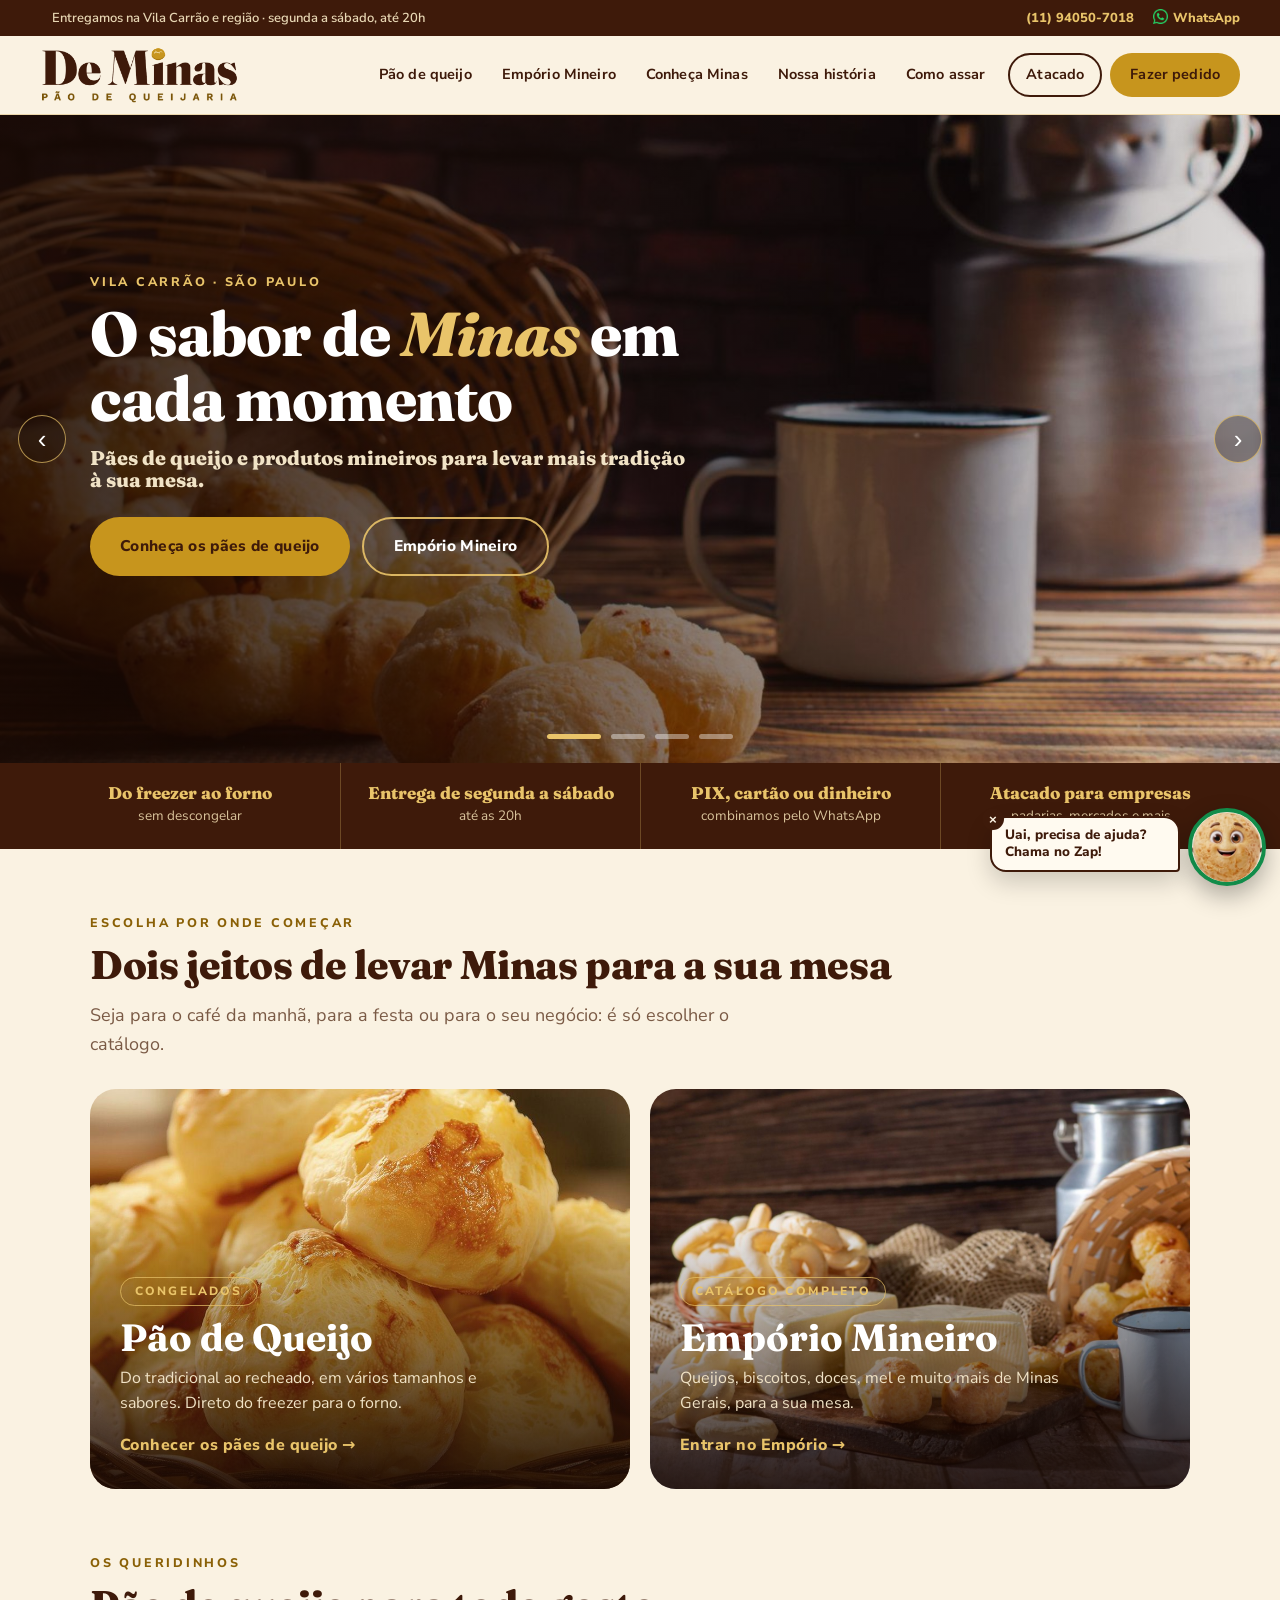
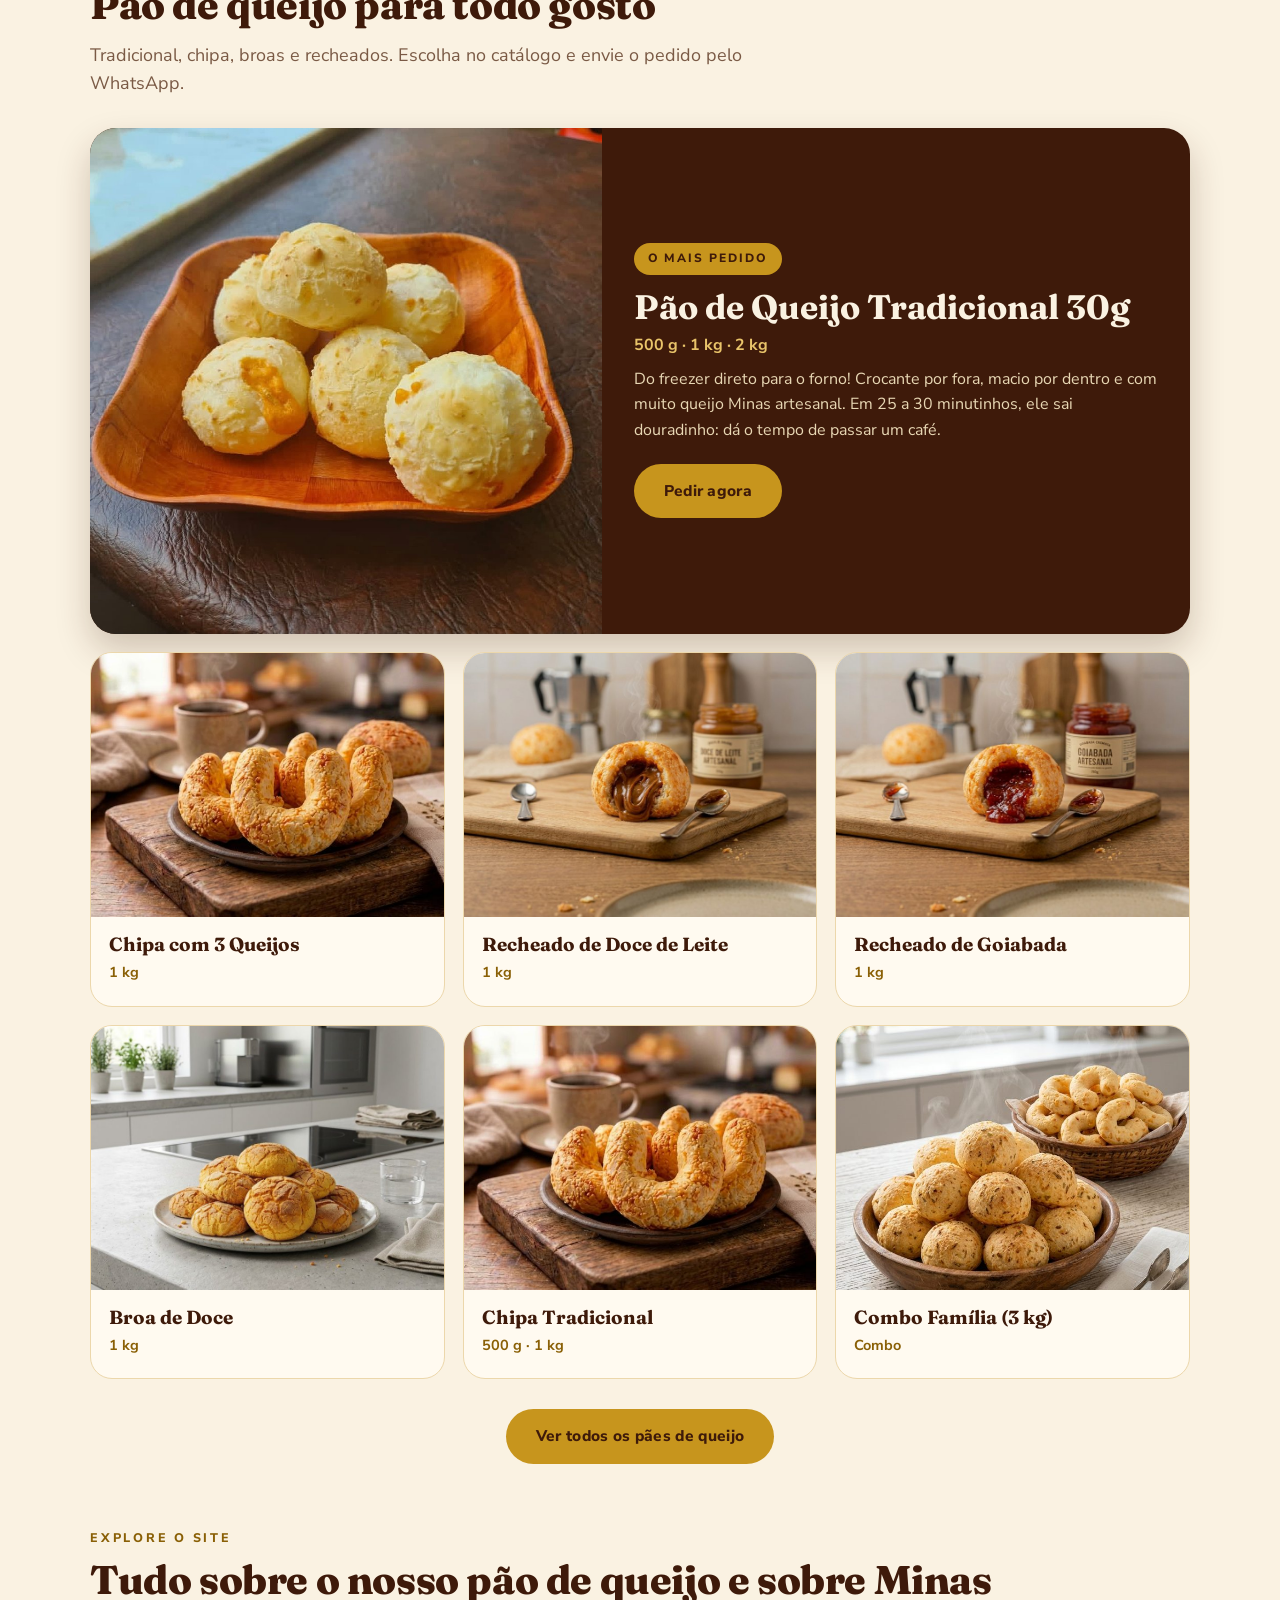
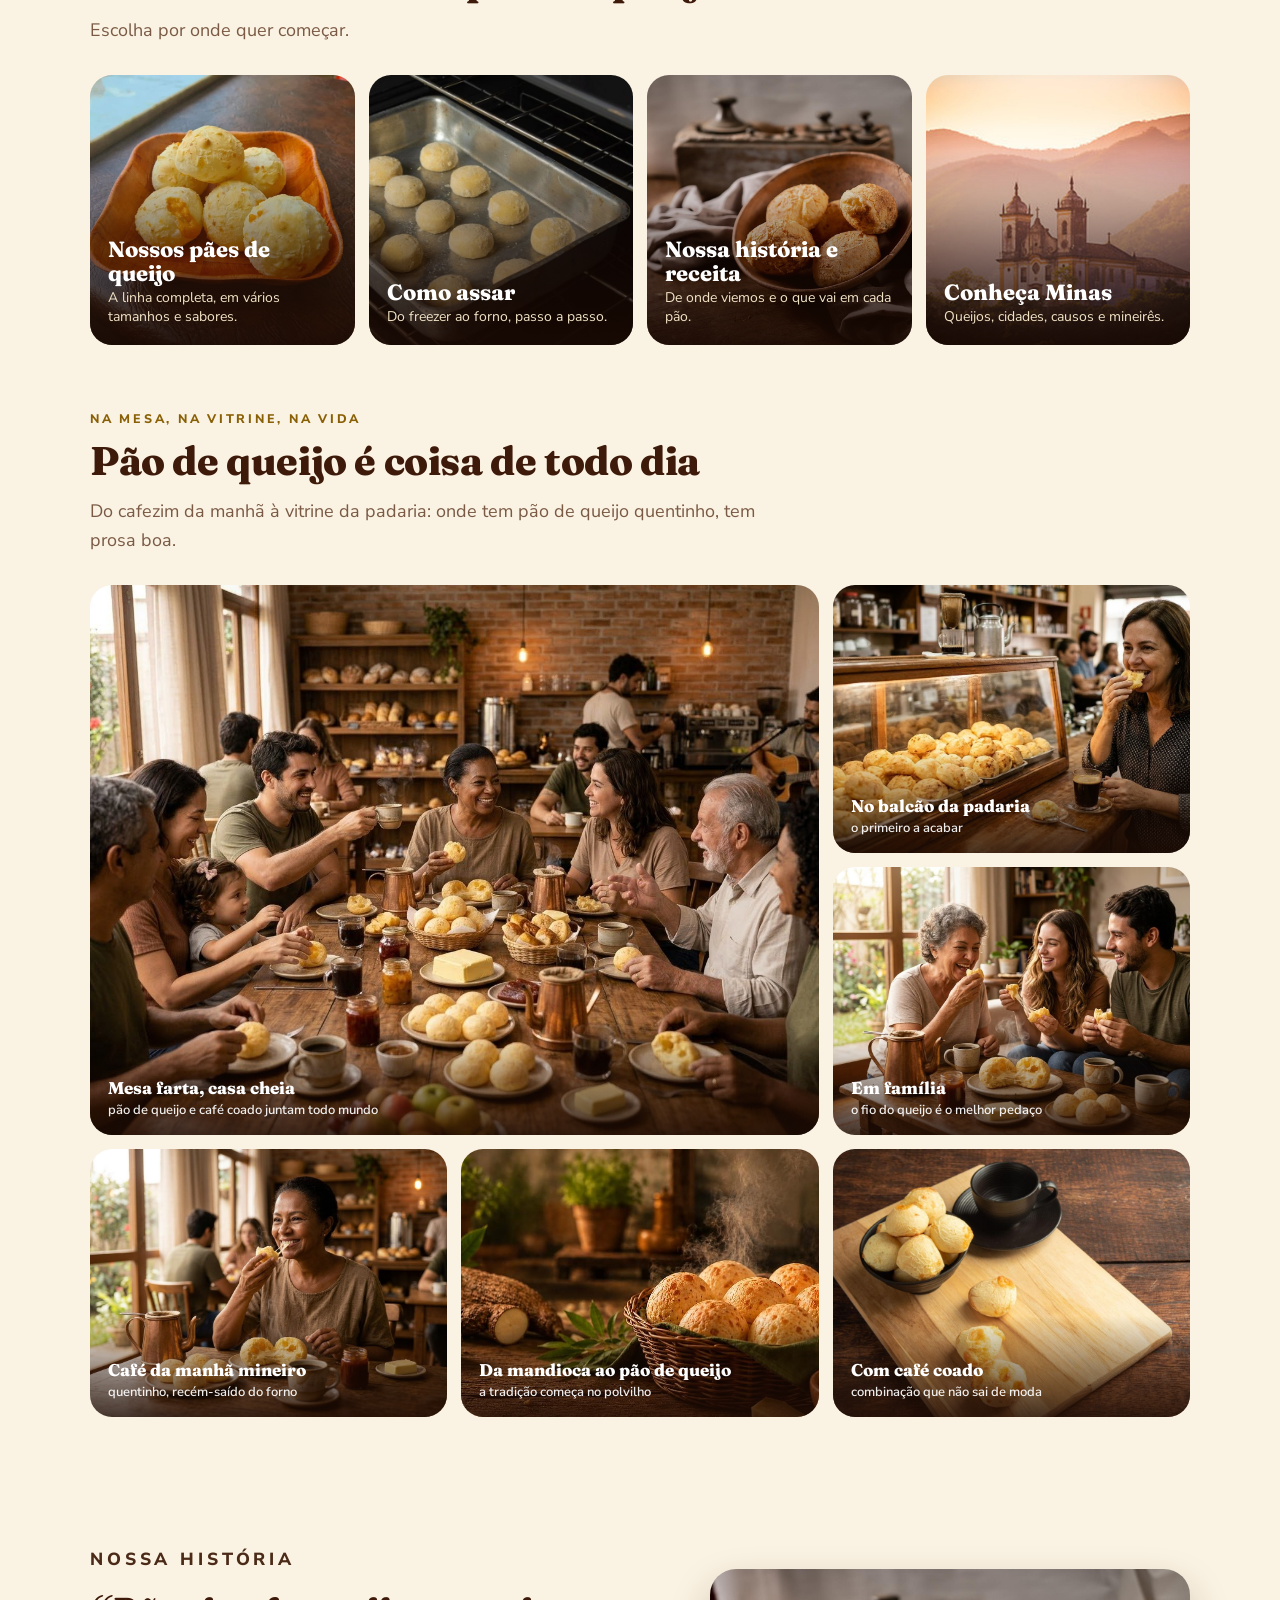
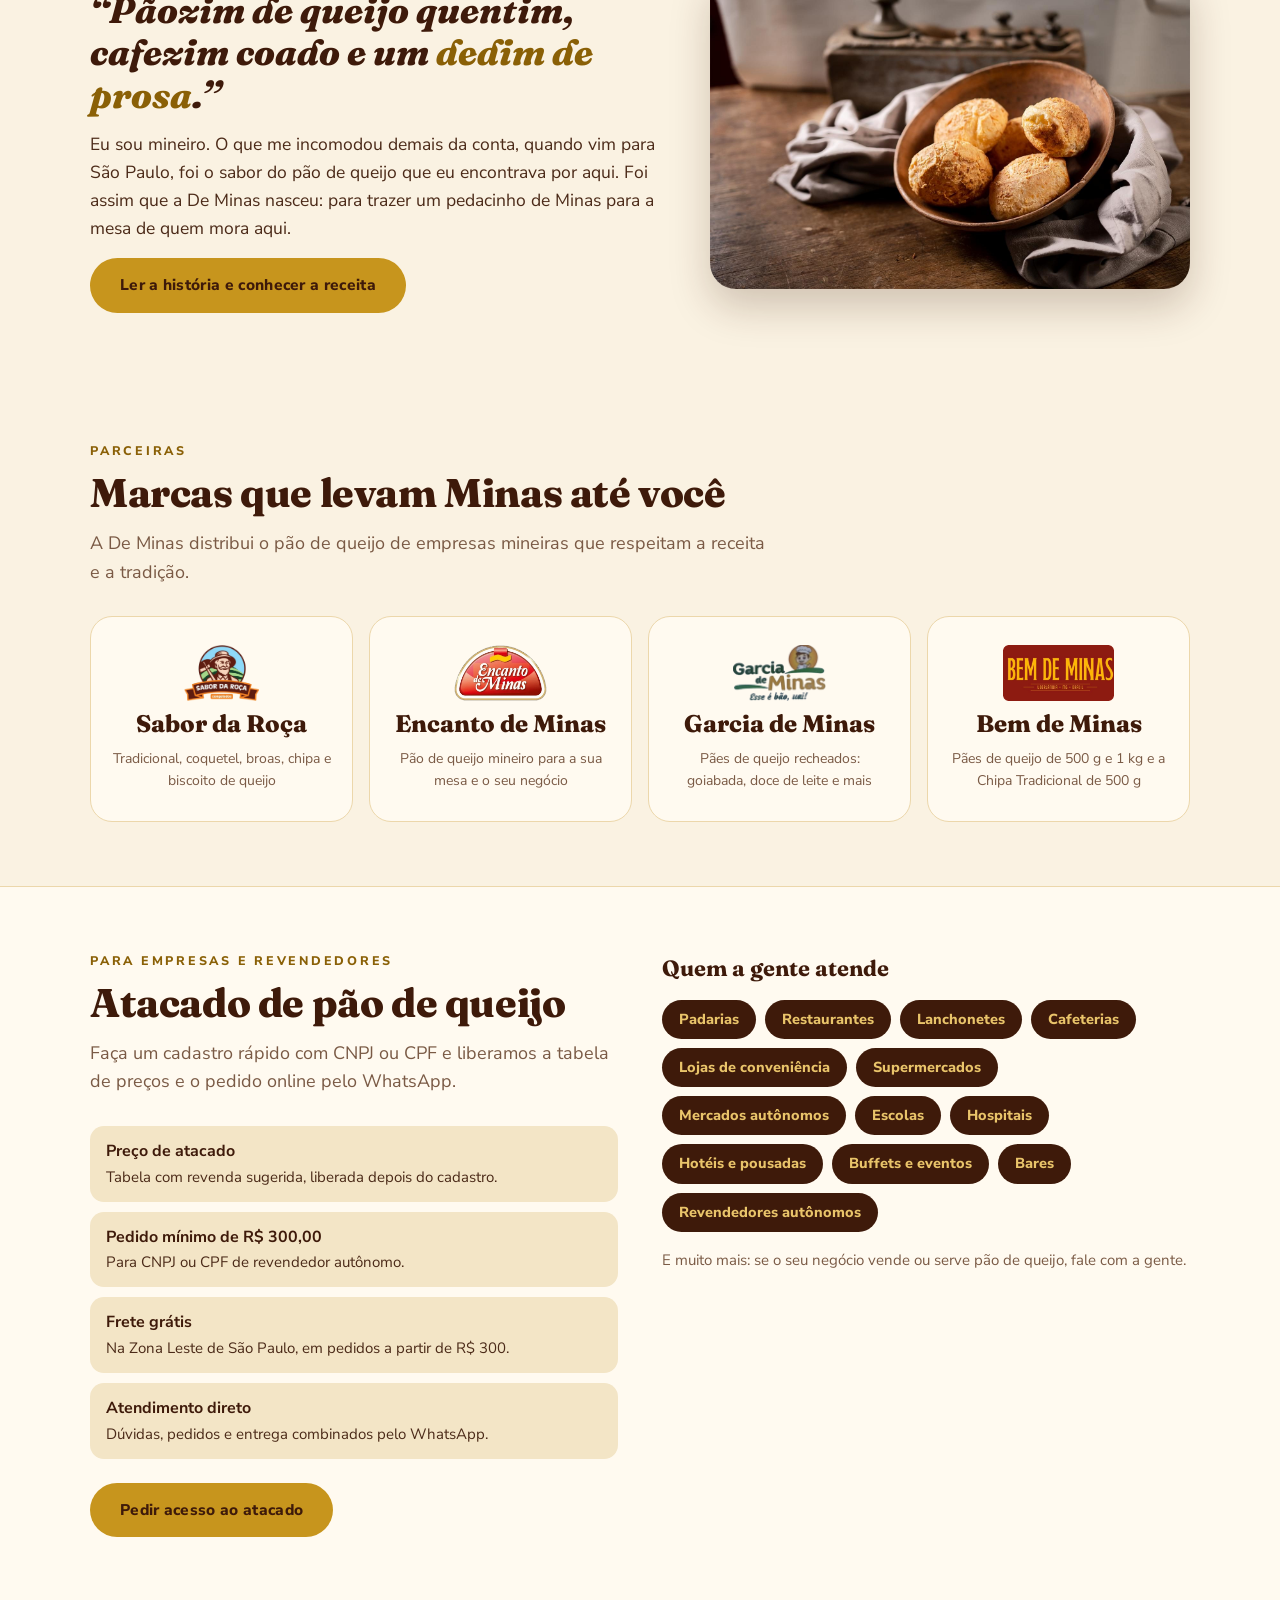
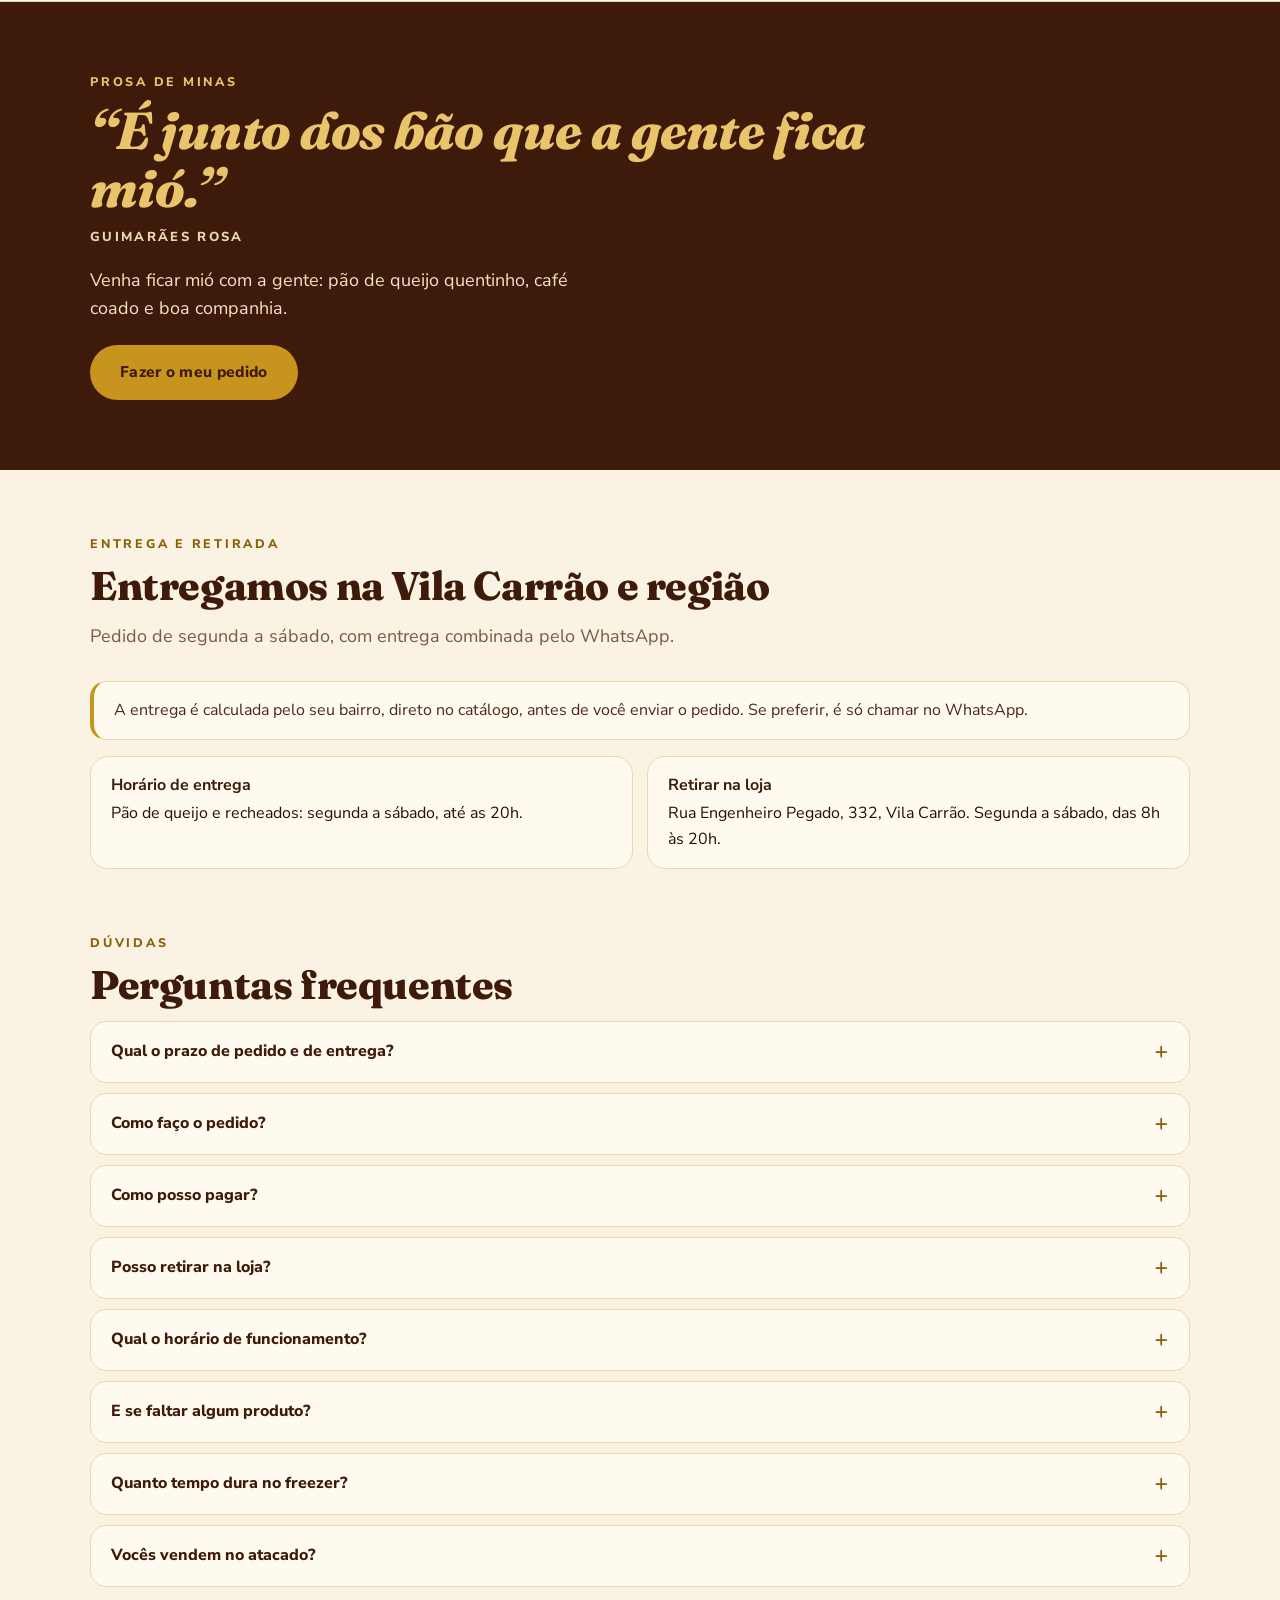
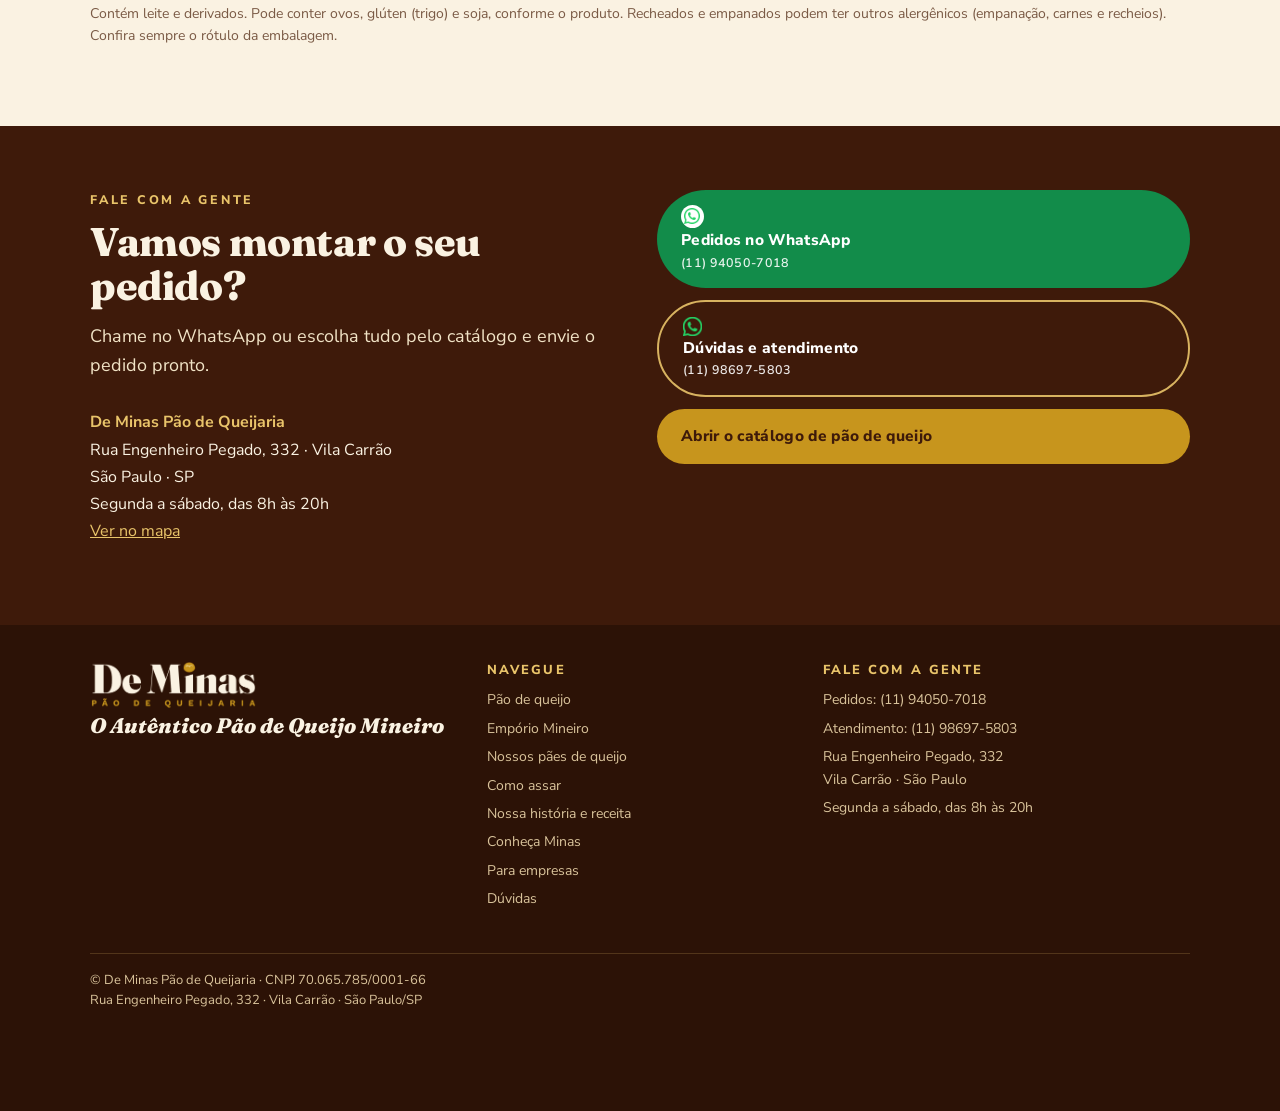
<file: index.html>
<!doctype html>
<html lang="pt-BR">
<head>
<meta charset="utf-8">
<meta name="viewport" content="width=device-width, initial-scale=1, viewport-fit=cover">
<meta name="color-scheme" content="light">
<meta name="theme-color" content="#3e1a0a">
<title>De Minas Pão de Queijaria — O autêntico pão de queijo mineiro | Vila Carrão, São Paulo</title>
<meta name="description" content="Pão de queijo mineiro congelado, do freezer ao forno, e produtos de Minas no Empório Mineiro. Entrega na Vila Carrão e região, em São Paulo. Atacado para padarias, restaurantes, conveniências e mercados.">
<link rel="canonical" href="https://deminaspaodequeijaria.com.br/index.html">
<meta property="og:type" content="website">
<meta property="og:site_name" content="De Minas Pão de Queijaria">
<meta property="og:locale" content="pt_BR">
<meta property="og:title" content="De Minas Pão de Queijaria — O autêntico pão de queijo mineiro | Vila Carrão, São Paulo">
<meta property="og:description" content="Pão de queijo mineiro congelado, do freezer ao forno, e produtos de Minas no Empório Mineiro. Entrega na Vila Carrão e região, em São Paulo. Atacado para padarias, restaurantes, conveniências e mercados.">
<meta property="og:url" content="https://deminaspaodequeijaria.com.br/index.html">
<meta property="og:image" content="https://deminaspaodequeijaria.com.br/og-image.png">
<meta name="twitter:card" content="summary_large_image">
<link rel="icon" type="image/svg+xml" href="favicon.svg">
<link rel="icon" type="image/png" sizes="64x64" href="favicon.png">
<link rel="apple-touch-icon" href="apple-touch-icon.png">
<link rel="preconnect" href="https://fonts.googleapis.com">
<link rel="preconnect" href="https://fonts.gstatic.com" crossorigin>
<link href="https://fonts.googleapis.com/css2?family=Fraunces:ital,opsz,wght@0,9..144,600;0,9..144,800;1,9..144,600&family=Nunito+Sans:wght@400;600;700;800&display=swap" rel="stylesheet">
<link rel="stylesheet" href="site.css?v=2">
<meta name="robots" content="index,follow">
<script type="application/ld+json">{"@context":"https://schema.org","@type":"Bakery","name":"De Minas Pão de Queijaria","url":"https://deminaspaodequeijaria.com.br/","image":"https://deminaspaodequeijaria.com.br/og-image.png","logo":"https://deminaspaodequeijaria.com.br/logo.png","telephone":"+5511940507018","description":"Pão de queijo mineiro congelado, do freezer ao forno, e produtos de Minas, com entrega na Vila Carrão e região.","servesCuisine":"Mineira","address":{"@type":"PostalAddress","streetAddress":"Rua Engenheiro Pegado, 332","addressLocality":"São Paulo","addressRegion":"SP","addressCountry":"BR"},"openingHoursSpecification":[{"@type":"OpeningHoursSpecification","dayOfWeek":["Monday","Tuesday","Wednesday","Thursday","Friday","Saturday"],"opens":"08:00","closes":"20:00"}],"areaServed":"Zona Leste de São Paulo"}</script>
</head>
<body>
<a class="skip" href="#conteudo">Pular para o conteúdo</a>
<div class="tb"><div class="wrap">
  <span class="rt">Entregamos na Vila Carrão e região · segunda a sábado, até 20h</span>
  <span class="r"><a href="tel:+5511940507018">(11) 94050-7018</a><a href="https://wa.me/5511940507018?text=Ol%C3%A1!%20Vim%20pelo%20site%20da%20De%20Minas." data-wa>WhatsApp</a></span>
</div></div>
<header class="top">
  <div class="wrap">
    <a href="./" data-int aria-label="De Minas Pão de Queijaria, início"><img src="logo.png" alt="De Minas Pão de Queijaria" width="720" height="210"></a>
    <nav aria-label="Principal">
      <a href="pao-de-queijo.html" data-int>Pão de queijo</a>
      <a href="emporio-mineiro.html" data-int>Empório Mineiro</a>
      <a href="conheca-minas.html" data-int>Conheça Minas</a>
      <a href="nossa-historia.html" data-int>Nossa história</a>
      <a href="como-assar.html" data-int>Como assar</a>
      <a class="rev" href="atacado.html" data-int>Atacado</a>
      <a class="cta" href="pao-de-queijo.html" data-int>Fazer pedido</a>
    </nav>
  </div>
</header>

<main id="conteudo">
<section class="slider" id="inicio" aria-roledescription="carrossel" aria-label="Destaques da De Minas" style="padding:0">
  <div class="track" id="trk">
    <article class="sl on" aria-roledescription="slide" aria-label="1 de 4">
      <img src="banner-1.jpg" alt="Cesta de pães de queijo, caneca esmaltada e leiteira sobre mesa de madeira" fetchpriority="high" width="1600" height="1097">
      <div class="txt"><p class="eyebrow">Vila Carrão · São Paulo</p><h1 class="h">O sabor de <em>Minas</em> em cada momento</h1><p class="sub">Pães de queijo e produtos mineiros para levar mais tradição à sua mesa.</p><div class="acts"><a class="btn btn-gold" href="pao-de-queijo.html" data-int>Conheça os pães de queijo</a><a class="btn btn-line-l" href="emporio-mineiro.html" data-int>Empório Mineiro</a></div></div>
    </article>
    <article class="sl" aria-roledescription="slide" aria-label="2 de 4">
      <img src="banner-2.jpg" alt="Bandeja de pães de queijo fumegando ao lado de coador de café" width="1312" height="816">
      <div class="txt"><p class="eyebrow">Do freezer ao forno</p><p class="h">Quentinho, do jeito que <em>a gente gosta</em></p><p class="sub">Sem descongelar. Muito queijo Minas artesanal em cada mordida.</p><div class="acts"><a class="btn btn-gold" href="pao-de-queijo.html" data-int>Peça pão de queijo</a><a class="btn btn-line-l" href="como-assar.html" data-int>Como assar</a></div></div>
    </article>
    <article class="sl" aria-roledescription="slide" aria-label="3 de 4">
      <img src="banner-3.jpg" alt="Pães de queijo dourados na estufa de uma loja de conveniência" width="1200" height="896">
      <div class="txt"><p class="eyebrow">Para empresas</p><p class="h">Na vitrine <em>da sua loja</em></p><p class="sub">Pão de queijo congelado para padarias, lanchonetes, conveniências e mercados.</p><div class="acts"><a class="btn btn-gold" href="atacado.html" data-int>Quero revender</a><a class="btn btn-line-l" href="https://wa.me/5511940507018?text=Ol%C3%A1!%20Quero%20saber%20sobre%20o%20atacado%20da%20De%20Minas." data-wa>Falar no WhatsApp</a></div></div>
    </article>
    <article class="sl" aria-roledescription="slide" aria-label="4 de 4">
      <img src="banner-4.jpg" alt="Pães de queijo em tigela de barro sobre pano de linho" width="1500" height="1000">
      <div class="txt"><p class="eyebrow">Nossa tradição</p><p class="h">Receita respeitada, <em>queijo de verdade</em></p><p class="sub">Pão de queijo mineiro, com a tradição de quem sabe o que é bom.</p><div class="acts"><a class="btn btn-gold" href="nossa-historia.html" data-int>Nossa história</a><a class="btn btn-line-l" href="pao-de-queijo.html" data-int>Peça pão de queijo</a></div></div>
    </article>
  </div>
  <button class="sn p" type="button" aria-label="Slide anterior">‹</button>
  <button class="sn n" type="button" aria-label="Próximo slide">›</button>
  <div class="dots" id="dots" role="tablist" aria-label="Escolher slide"></div>
</section>

<div class="perks">
  <div class="wrap">
    <div class="perk"><b>Do freezer ao forno</b><span>sem descongelar</span></div>
    <div class="perk"><b>Entrega de segunda a sábado</b><span>até as 20h</span></div>
    <div class="perk"><b>PIX, cartão ou dinheiro</b><span>combinamos pelo WhatsApp</span></div>
    <div class="perk"><b>Atacado para empresas</b><span>padarias, mercados e mais</span></div>
  </div>
</div>



<section id="caminhos">
  <div class="wrap">
    <p class="eyebrow">Escolha por onde começar</p>
    <h2>Dois jeitos de levar Minas para a sua mesa</h2>
    <p class="lead">Seja para o café da manhã, para a festa ou para o seu negócio: é só escolher o catálogo.</p>
    <div class="paths">
      <a class="path" href="pao-de-queijo.html" data-int>
        <img src="pao-de-queijo-cesta.jpg" alt="Pães de queijo dourados em uma cesta de vime" loading="lazy" width="1000" height="1000">
        <div class="in"><span class="tag">Congelados</span><h3>Pão de Queijo</h3><p>Do tradicional ao recheado, em vários tamanhos e sabores. Direto do freezer para o forno.</p><span class="go">Conhecer os pães de queijo →</span></div>
      </a>
      <a class="path" href="emporio-mineiro.html" data-int>
        <img src="emporio-mineiro.jpg" alt="Queijo minas, biscoitos de polvilho e pães de queijo sobre tábua de madeira" loading="lazy" width="1400" height="934">
        <div class="in"><span class="tag">Catálogo completo</span><h3>Empório Mineiro</h3><p>Queijos, biscoitos, doces, mel e muito mais de Minas Gerais, para a sua mesa.</p><span class="go">Entrar no Empório →</span></div>
      </a>
    </div>
  </div>
</section>

<section id="mais-pedidos" style="padding-top:0">
  <div class="wrap">
    <p class="eyebrow">Os queridinhos</p>
    <h2>Pão de queijo para todo gosto</h2>
    <p class="lead">Tradicional, chipa, broas e recheados. Escolha no catálogo e envie o pedido pelo WhatsApp.</p>
    <div id="destaque"></div>
    <div class="grid car" id="destaques" aria-live="polite"></div>
    <div class="more"><a class="btn btn-gold" href="pao-de-queijo.html" data-int>Ver todos os pães de queijo</a></div>
  </div>
</section>

<section id="explore" style="padding-top:0">
  <div class="wrap">
    <p class="eyebrow">Explore o site</p>
    <h2>Tudo sobre o nosso pão de queijo e sobre Minas</h2>
    <p class="lead">Escolha por onde quer começar.</p>
    <div class="explore">
      <a class="ex" href="nossos-paes-de-queijo.html" data-int><img src="tradicional-30g-real.jpg" alt="" loading="lazy"><div class="in"><b>Nossos pães de queijo</b><span>A linha completa, em vários tamanhos e sabores.</span></div></a>
      <a class="ex" href="como-assar.html" data-int><img src="assar-forno.jpg" alt="" loading="lazy"><div class="in"><b>Como assar</b><span>Do freezer ao forno, passo a passo.</span></div></a>
      <a class="ex" href="nossa-historia.html" data-int><img src="banner-4.jpg" alt="" loading="lazy"><div class="in"><b>Nossa história e receita</b><span>De onde viemos e o que vai em cada pão.</span></div></a>
      <a class="ex" href="conheca-minas.html" data-int><img src="explore-minas.jpg" alt="" loading="lazy"><div class="in"><b>Conheça Minas</b><span>Queijos, cidades, causos e mineirês.</span></div></a>
    </div>
  </div>
</section>

<section id="galeria" style="padding-top:0">
  <div class="wrap">
    <p class="eyebrow">Na mesa, na vitrine, na vida</p>
    <h2>Pão de queijo é coisa de todo dia</h2>
    <p class="lead">Do cafezim da manhã à vitrine da padaria: onde tem pão de queijo quentinho, tem prosa boa.</p>
    <div class="gal car">
      <figure class="big"><img src="foto-mesa-farta.jpg" alt="Mesa farta de café da manhã mineiro com a família reunida" loading="lazy" onerror="this.closest('figure').remove()"><figcaption>Mesa farta, casa cheia<small>pão de queijo e café coado juntam todo mundo</small></figcaption></figure>
      <figure><img src="foto-padaria-vitrine.jpg" alt="Pães de queijo na vitrine de uma padaria" loading="lazy" onerror="this.closest('figure').remove()"><figcaption>No balcão da padaria<small>o primeiro a acabar</small></figcaption></figure>
      <figure><img src="foto-familia-cafe.jpg" alt="Família repartindo pão de queijo com fio de queijo" loading="lazy" onerror="this.closest('figure').remove()"><figcaption>Em família<small>o fio do queijo é o melhor pedaço</small></figcaption></figure>
      <figure><img src="foto-cafe-mulher.jpg" alt="Mulher saboreando pão de queijo em um café" loading="lazy" onerror="this.closest('figure').remove()"><figcaption>Café da manhã mineiro<small>quentinho, recém-saído do forno</small></figcaption></figure>
      <figure><img src="foto-raizes-mandioca.jpg" alt="Pães de queijo ao lado de raízes de mandioca e queijo ralado" loading="lazy" onerror="this.closest('figure').remove()"><figcaption>Da mandioca ao pão de queijo<small>a tradição começa no polvilho</small></figcaption></figure>
      <figure><img src="foto-tabua-xicara.jpg" alt="Pães de queijo em uma tigela escura ao lado de uma xícara de café" loading="lazy" onerror="this.closest('figure').remove()"><figcaption>Com café coado<small>combinação que não sai de moda</small></figcaption></figure>
    </div>
  </div>
</section>

<section class="hteaser" id="historia-resumo">
  <div class="wrap">
    <div class="box">
      <div>
        <p class="eyebrow">Nossa história</p>
        <p class="frase">“Pãozim de queijo quentim, cafezim coado e um <em>dedim de prosa</em>.”</p>
        <p>Eu sou mineiro. O que me incomodou demais da conta, quando vim para São Paulo, foi o sabor do pão de queijo que eu encontrava por aqui. Foi assim que a De Minas nasceu: para trazer um pedacinho de Minas para a mesa de quem mora aqui.</p>
        <a class="btn btn-gold" href="nossa-historia.html" data-int>Ler a história e conhecer a receita</a>
      </div>
      <img src="banner-4.jpg" alt="Pães de queijo em uma tigela de barro sobre pano de linho" loading="lazy" width="1500" height="1000">
    </div>
  </div>
</section>

<section class="marcas" id="marcas">
  <div class="wrap">
    <p class="eyebrow">Parceiras</p>
    <h2>Marcas que levam Minas até você</h2>
    <p class="lead">A De Minas distribui o pão de queijo de empresas mineiras que respeitam a receita e a tradição.</p>
    <div class="g car">
      <div class="m"><img src="parceiro-sabor-da-roca.png" alt="" loading="lazy" onerror="this.remove()"><div class="nm">Sabor da Roça</div><span>Tradicional, coquetel, broas, chipa e biscoito de queijo</span></div>
      <div class="m"><img src="parceiro-encanto-de-minas.png" alt="" loading="lazy" onerror="this.remove()"><div class="nm">Encanto de Minas</div><span>Pão de queijo mineiro para a sua mesa e o seu negócio</span></div>
      <div class="m"><img src="parceiro-garcia-de-minas.png" alt="" loading="lazy" onerror="this.remove()"><div class="nm">Garcia de Minas</div><span>Pães de queijo recheados: goiabada, doce de leite e mais</span></div>
      <div class="m"><img src="parceiro-bem-de-minas.png" alt="" loading="lazy" onerror="this.remove()"><div class="nm">Bem de Minas</div><span>Pães de queijo de 500 g e 1 kg e a Chipa Tradicional de 500 g</span></div>
    </div>
  </div>
</section>

<section class="biz" id="empresas">
  <div class="wrap">
    <div class="top2">
      <div>
        <p class="eyebrow">Para empresas e revendedores</p>
        <h2>Atacado de pão de queijo</h2>
        <p class="lead">Faça um cadastro rápido com CNPJ ou CPF e liberamos a tabela de preços e o pedido online pelo WhatsApp.</p>
        <div class="bens"><div><b>Preço de atacado</b>Tabela com revenda sugerida, liberada depois do cadastro.</div><div><b>Pedido mínimo de R$ 300,00</b>Para CNPJ ou CPF de revendedor autônomo.</div><div><b>Frete grátis</b>Na Zona Leste de São Paulo, em pedidos a partir de R$ 300.</div><div><b>Atendimento direto</b>Dúvidas, pedidos e entrega combinados pelo WhatsApp.</div></div>
        <a class="btn btn-gold" href="atacado.html" data-int>Pedir acesso ao atacado</a>
      </div>
      <div class="seg">
        <h3>Quem a gente atende</h3>
        <ul><li>Padarias</li><li>Restaurantes</li><li>Lanchonetes</li><li>Cafeterias</li><li>Lojas de conveniência</li><li>Supermercados</li><li>Mercados autônomos</li><li>Escolas</li><li>Hospitais</li><li>Hotéis e pousadas</li><li>Buffets e eventos</li><li>Bares</li><li>Revendedores autônomos</li></ul>
        <p>E muito mais: se o seu negócio vende ou serve pão de queijo, fale com a gente.</p>
      </div>
    </div>
  </div>
</section>

<section class="citacao" id="citacao">
  <div class="wrap">
    <div class="box">
      <div>
        <p class="eyebrow" style="color:var(--gold-l)">Prosa de Minas</p>
        <blockquote><p>“É junto dos bão que a gente fica mió.”</p><cite class="autor">Guimarães Rosa</cite></blockquote>
        <p class="resp">Venha ficar mió com a gente: pão de queijo quentinho, café coado e boa companhia.</p>
        <a class="btn btn-gold" href="pao-de-queijo.html" data-int>Fazer o meu pedido</a>
      </div>
    </div>
  </div>
</section>

<section id="entrega">
  <div class="wrap">
    <p class="eyebrow">Entrega e retirada</p>
    <h2>Entregamos na Vila Carrão e região</h2>
    <p class="lead">Pedido de segunda a sábado, com entrega combinada pelo WhatsApp.</p>
    <div class="nota-entrega">A entrega é calculada pelo seu bairro, direto no catálogo, antes de você enviar o pedido. Se preferir, é só chamar no WhatsApp.</div>
    <div class="info">
      <div class="it"><b>Horário de entrega</b>Pão de queijo e recheados: segunda a sábado, até as 20h.</div>
      <div class="it"><b>Retirar na loja</b>Rua Engenheiro Pegado, 332, Vila Carrão. Segunda a sábado, das 8h às 20h.</div>
    </div>
  </div>
</section>

<section class="faq" id="duvidas" style="padding-top:0">
  <div class="wrap">
    <p class="eyebrow">Dúvidas</p>
    <h2>Perguntas frequentes</h2>
    <div id="faqLista"></div>
    <p class="note" id="alergenicos">Contém leite e derivados. Pode conter ovos, glúten (trigo) e soja, conforme o produto. Confira sempre o rótulo da embalagem.</p>
  </div>
</section>

<section class="contact" id="contato">
  <div class="wrap box">
    <div>
      <p class="eyebrow" style="color:var(--gold-l)">Fale com a gente</p>
      <h2>Vamos montar o seu pedido?</h2>
      <p class="lead">Chame no WhatsApp ou escolha tudo pelo catálogo e envie o pedido pronto.</p>
      <p class="addr"><b>De Minas Pão de Queijaria</b><br>Rua Engenheiro Pegado, 332 · Vila Carrão<br>São Paulo · SP<br>Segunda a sábado, das 8h às 20h<br><a href="https://www.google.com/maps/search/?api=1&amp;query=Rua+Engenheiro+Pegado+332+Vila+Carr%C3%A3o+S%C3%A3o+Paulo" target="_blank" rel="noopener" style="color:var(--gold-l)">Ver no mapa</a></p>
    </div>
    <div class="btns">
      <a class="btn btn-wa" href="https://wa.me/5511940507018?text=Ol%C3%A1!%20Vim%20pelo%20site%20da%20De%20Minas%20e%20quero%20fazer%20um%20pedido." data-wa>Pedidos no WhatsApp<small>(11) 94050-7018</small></a>
      <a class="btn btn-line-l" href="https://wa.me/5511986975803?text=Ol%C3%A1!%20Vim%20pelo%20site%20da%20De%20Minas%20e%20tenho%20uma%20d%C3%BAvida." data-wa>Dúvidas e atendimento<small>(11) 98697-5803</small></a>
      <a class="btn btn-gold" href="pao-de-queijo.html" data-int>Abrir o catálogo de pão de queijo</a>
    </div>
  </div>
</section>
</main>

<footer>
  <div class="wrap">
    <div class="cols">
      <div><img src="logo-claro.png" alt="De Minas Pão de Queijaria" width="720" height="207"><p class="slogan">O Autêntico Pão de Queijo Mineiro</p></div>
      <div><h4>Navegue</h4><p><a href="pao-de-queijo.html" data-int>Pão de queijo</a></p><p><a href="emporio-mineiro.html" data-int>Empório Mineiro</a></p><p><a href="nossos-paes-de-queijo.html" data-int>Nossos pães de queijo</a></p><p><a href="como-assar.html" data-int>Como assar</a></p><p><a href="nossa-historia.html" data-int>Nossa história e receita</a></p><p><a href="conheca-minas.html" data-int>Conheça Minas</a></p><p><a href="atacado.html" data-int>Para empresas</a></p><p><a href="./#duvidas" data-int>Dúvidas</a></p></div>
      <div><h4>Fale com a gente</h4><p>Pedidos: (11) 94050-7018</p><p>Atendimento: (11) 98697-5803</p><p>Rua Engenheiro Pegado, 332<br>Vila Carrão · São Paulo</p><p>Segunda a sábado, das 8h às 20h</p></div>
      <div class="copy">© De Minas Pão de Queijaria · CNPJ 70.065.785/0001-66<br>Rua Engenheiro Pegado, 332 · Vila Carrão · São Paulo/SP</div>
    </div>
  </div>
</footer>
<div class="pfab" id="pfab"><div class="bb" role="note">Uai, precisa de ajuda? Chama no Zap!<button type="button" aria-label="Fechar" onclick="this.closest('.bb').remove()">×</button></div><a class="av" href="https://wa.me/5511940507018?text=Ol%C3%A1!%20Vim%20pelo%20site%20da%20De%20Minas%20e%20preciso%20de%20ajuda." data-wa aria-label="Falar no WhatsApp com o Pingo"><img src="pingo-rosto.png" alt="" width="300" height="300"></a></div>
<nav class="mbar" aria-label="Atalhos">
  <a class="go" href="pao-de-queijo.html" data-int>Pão de queijo</a>
  <a href="emporio-mineiro.html" data-int>Empório</a>
  <a href="atacado.html" data-int>Atacado</a>
  <a href="https://wa.me/5511940507018?text=Ol%C3%A1!%20Vim%20pelo%20site%20da%20De%20Minas%20e%20quero%20fazer%20um%20pedido." data-wa>WhatsApp</a>
</nav>

<script src="site.js?v=2"></script>
<script>
(() => {
  'use strict';
  const {ind, esc, fmt, comInd, carregaProdutos} = window.DM;
  const reduced = matchMedia('(prefers-reduced-motion: reduce)').matches;
  // links antigos: administrador e "catálogo completo" continuam chegando ao lugar
  if (/(^|[#?&])admin\b/.test(location.hash)) { location.replace('emporio-mineiro.html' + location.search + location.hash); return; }
  if (/^catalogo/i.test(ind)) { location.replace('emporio-mineiro.html' + location.search + location.hash); return; }

  // banner com imagens deslizando de lado
  (() => {
    const trk = document.getElementById('trk'), sl = [...trk.children], dots = document.getElementById('dots');
    let i = 0, timer = null, hold = false;
    sl.forEach((_, k) => { const b = document.createElement('button'); b.type = 'button'; b.setAttribute('role', 'tab'); b.setAttribute('aria-label', 'Ir para o slide ' + (k + 1)); b.addEventListener('click', () => { go(k); play(); }); dots.appendChild(b); });
    function go(n) {
      i = (n + sl.length) % sl.length; trk.style.transform = 'translateX(' + (-i * 100) + '%)';
      sl.forEach((s, k) => { s.classList.toggle('on', k === i); s.setAttribute('aria-hidden', String(k !== i)); s.querySelectorAll('a,button').forEach(a => a.tabIndex = k === i ? 0 : -1); });
      [...dots.children].forEach((d, k) => d.setAttribute('aria-current', String(k === i)));
    }
    function play() { clearInterval(timer); if (reduced) return; timer = setInterval(() => { if (!hold && !document.hidden) go(i + 1); }, 6500); }
    document.querySelector('.sn.p').addEventListener('click', () => { go(i - 1); play(); });
    document.querySelector('.sn.n').addEventListener('click', () => { go(i + 1); play(); });
    const box = document.getElementById('inicio');
    box.addEventListener('mouseenter', () => hold = true); box.addEventListener('mouseleave', () => hold = false);
    box.addEventListener('focusin', () => hold = true); box.addEventListener('focusout', () => hold = false);
    let x0 = null; box.addEventListener('pointerdown', e => { x0 = e.clientX; }); box.addEventListener('pointerup', e => { if (x0 == null) return; const dx = e.clientX - x0; x0 = null; if (Math.abs(dx) > 50) { go(i + (dx < 0 ? 1 : -1)); play(); } });
    box.addEventListener('keydown', e => { if (e.key === 'ArrowLeft') { go(i - 1); play(); } if (e.key === 'ArrowRight') { go(i + 1); play(); } });
    go(0); play();
  })();


  
  carregaProdutos().then(D => {
    const P = Object.fromEntries((D.produtos || []).map(p => [p.codigo, p]));
    const sizes = (p) => p.opcoes.map(o => fmt(o.label)).join(' · ');
    const mp = P['PQ-001'];
    if (mp && mp.disponivel !== false) {
      document.getElementById('destaque').innerHTML = `<a class="feat" href="${esc(comInd('pao-de-queijo.html'))}"><div class="ph"><img src="tradicional-30g-real.jpg" alt="${esc(mp.nome)}" onerror="this.onerror=null;${mp.foto ? `this.src='${esc(mp.foto)}'` : `this.parentNode.style.display='none'`}"></div><div class="bd"><span class="badge">O mais pedido</span><h3>${esc(mp.nome)}</h3><div class="opc">${esc(sizes(mp))}</div><p>Do freezer direto para o forno! Crocante por fora, macio por dentro e com muito queijo Minas artesanal. Em 25 a 30 minutinhos, ele sai douradinho: dá o tempo de passar um café.</p><span class="btn btn-gold go">Pedir agora</span></div></a>`;
    }
    const alvo = ['PQ-003', 'PQ-014', 'PQ-010', 'PQ-007', 'PQ-022', 'CB-005'].map(c => P[c]).filter(p => p && p.disponivel !== false);
    if (alvo.length) document.getElementById('destaques').innerHTML = alvo.map(p => `<a class="pc" href="${esc(comInd('pao-de-queijo.html'))}"><div class="ph">${p.foto ? `<img src="${esc(p.foto)}" alt="${esc(p.nome)}" loading="lazy" onerror="this.parentNode.style.display='none'">` : ''}</div><div class="bd"><h3>${esc(p.nome)}</h3><span class="op">${esc(sizes(p))}</span></div></a>`).join('');
    const faq = ((D.conteudo || {}).faq || []).filter(f => !/valor da entrega/i.test(f.p));
    if (faq.length) document.getElementById('faqLista').innerHTML = faq.map(f => `<details><summary>${esc(f.p)}</summary><p>${esc(f.r)}</p></details>`).join('');
    const al = (D.conteudo || {}).alergenicos;
    if (al && (al.paragrafos || []).length) document.getElementById('alergenicos').textContent = al.paragrafos.slice(0, 3).join(' ');
  }).catch(() => {
    document.getElementById('faqLista').innerHTML = '<p class="note">Não conseguimos carregar as perguntas agora. Fale com a gente pelo WhatsApp.</p>';
  });
})();
</script>
</body>
</html>
</file>
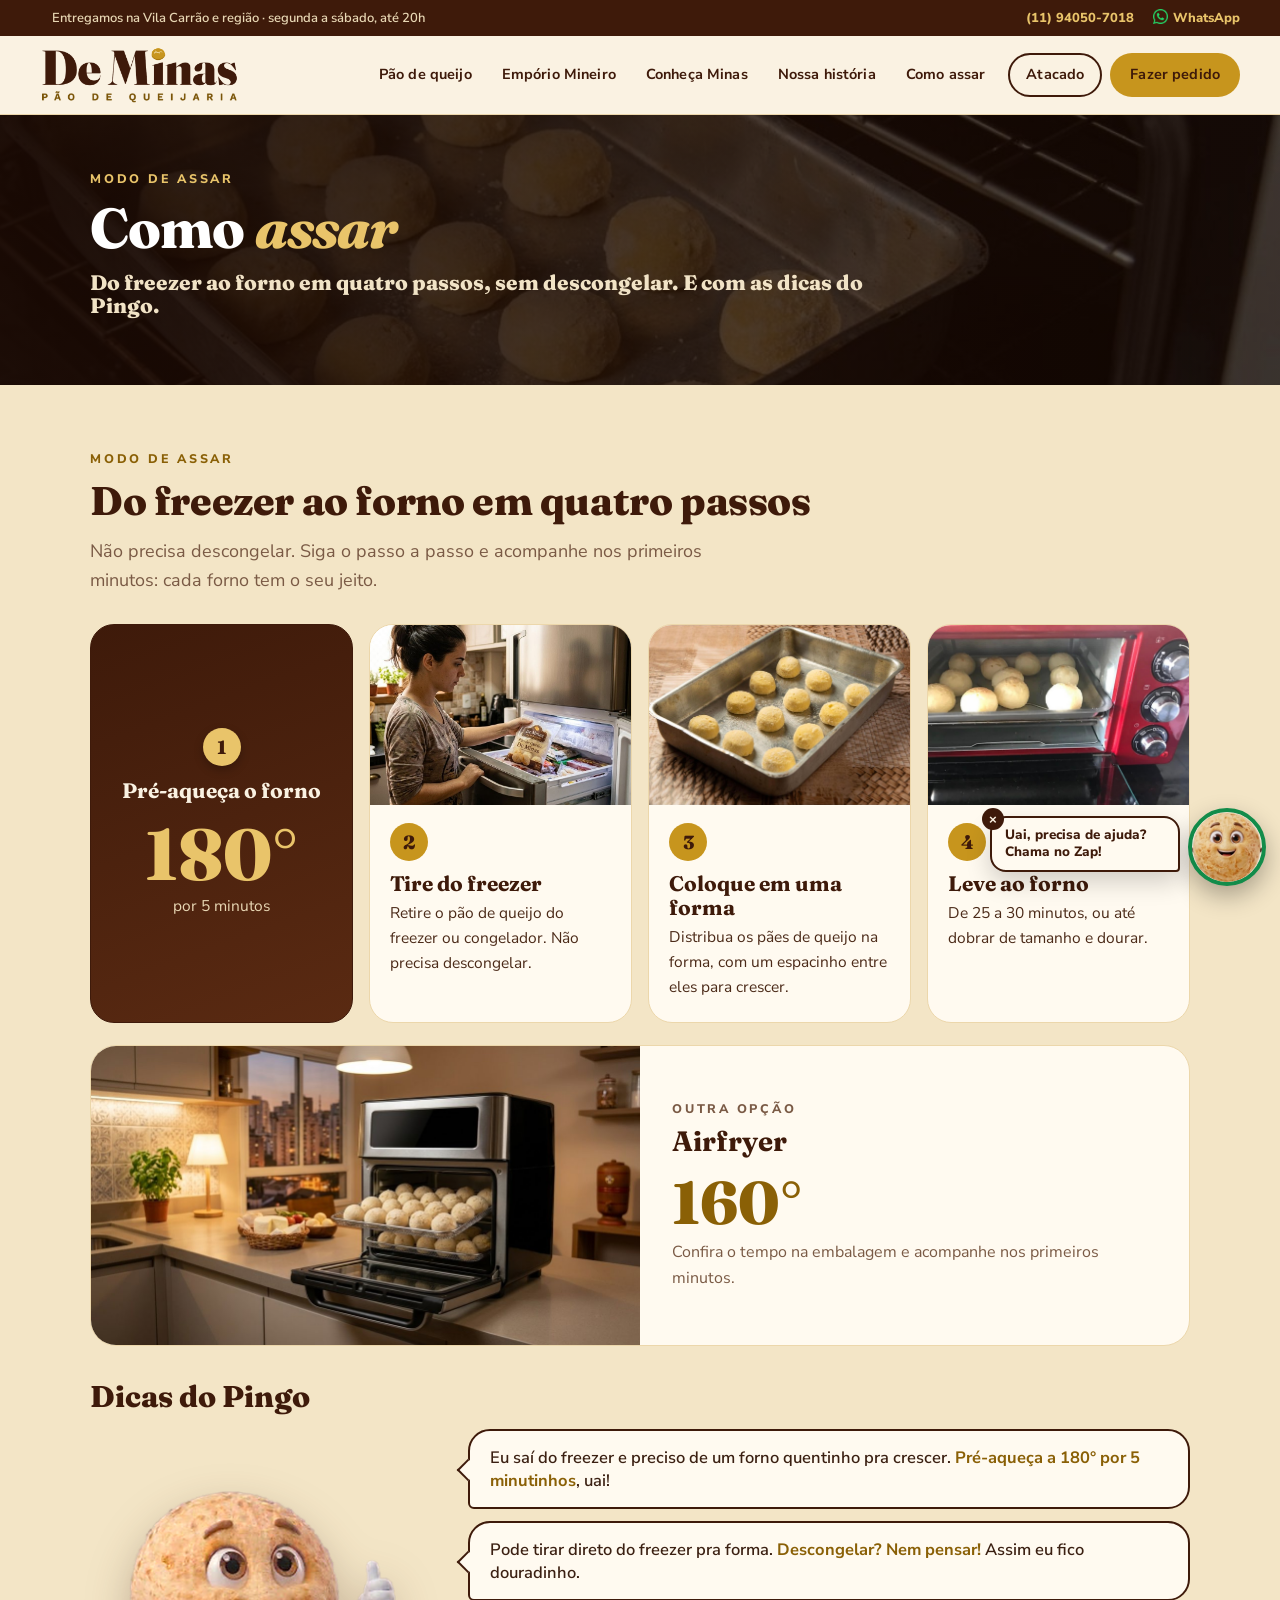
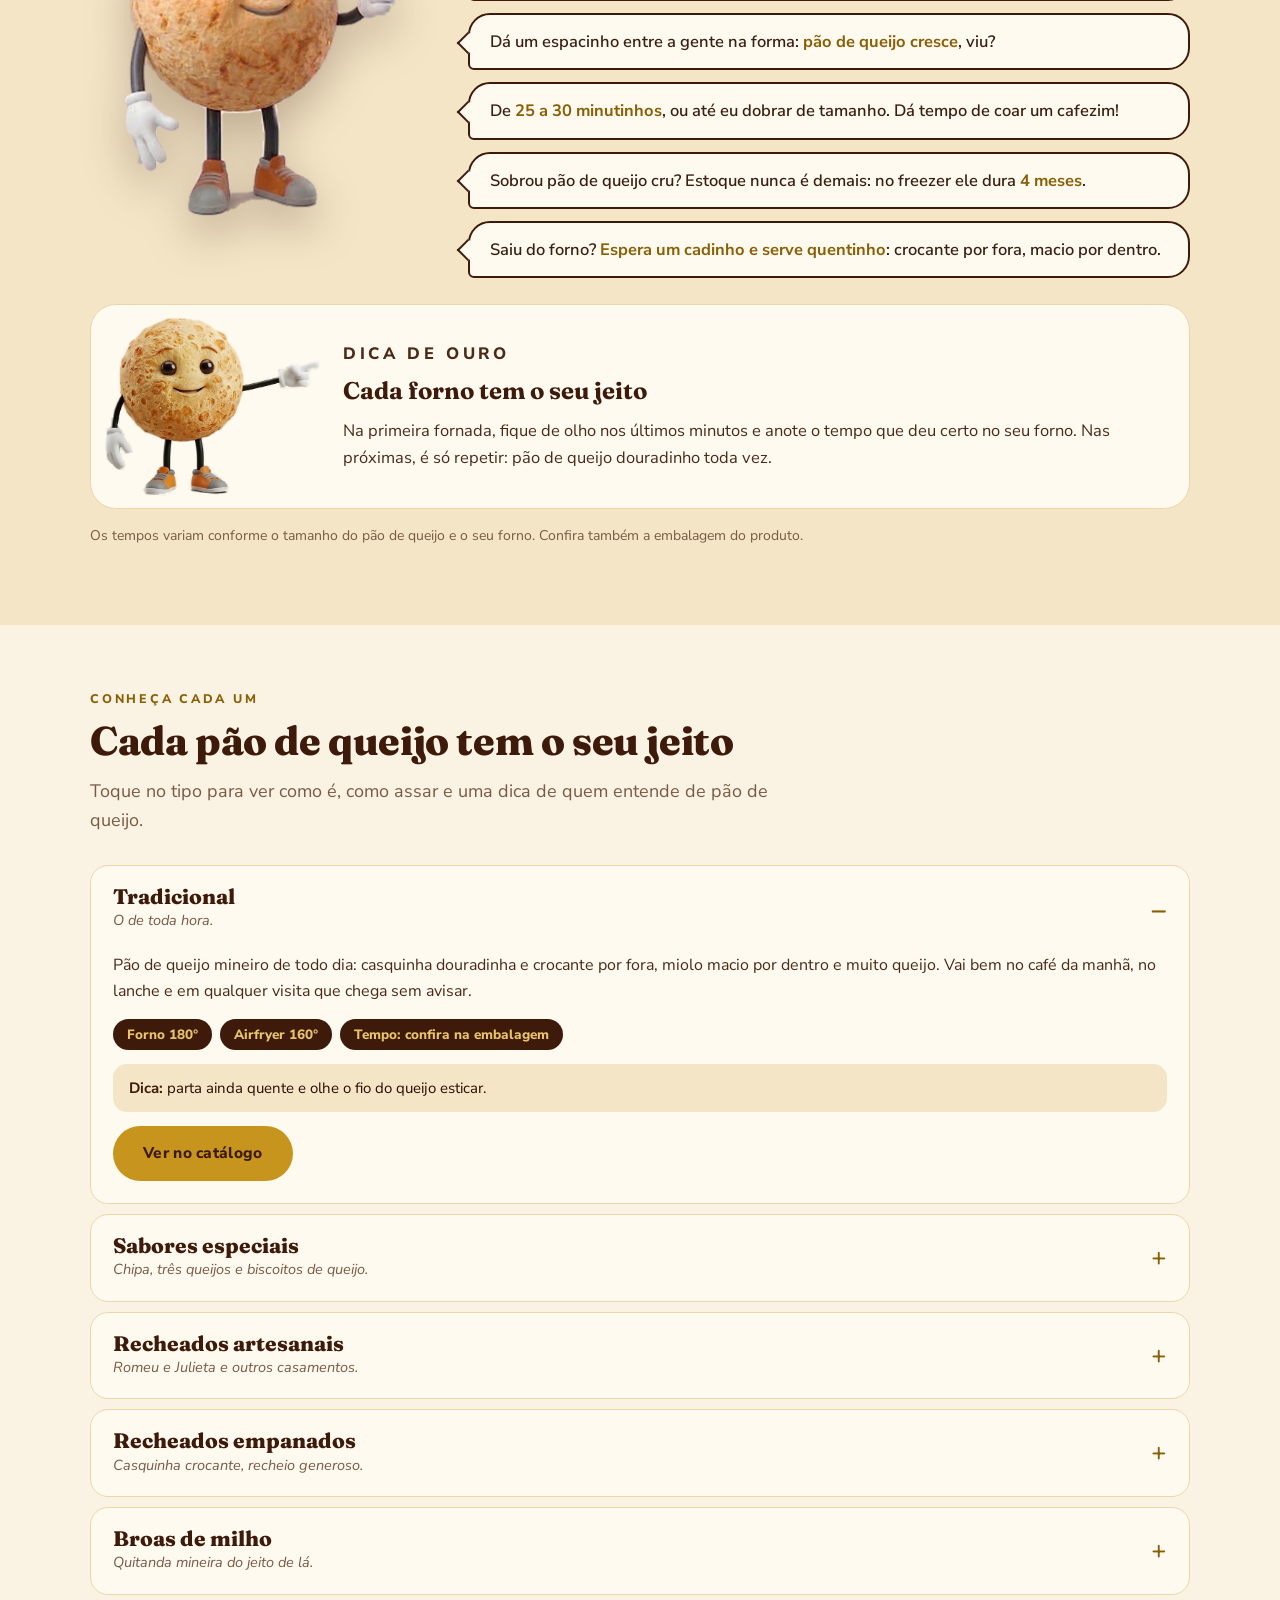
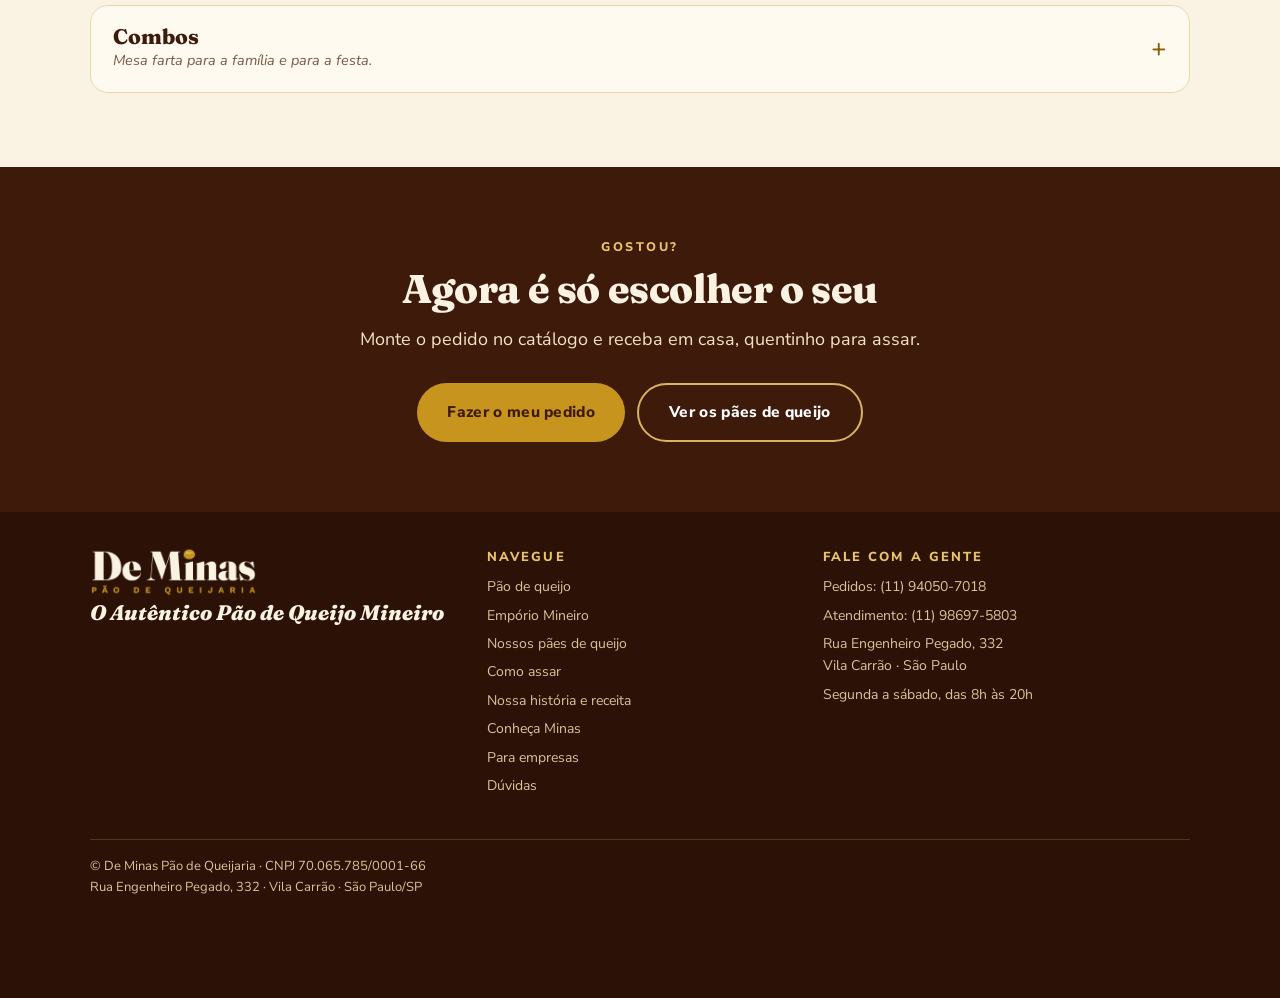
<file: como-assar.html>
<!doctype html>
<html lang="pt-BR">
<head>
<meta charset="utf-8">
<meta name="viewport" content="width=device-width, initial-scale=1, viewport-fit=cover">
<meta name="color-scheme" content="light">
<meta name="theme-color" content="#3e1a0a">
<title>Como assar pão de queijo congelado: forno e airfryer | De Minas</title>
<meta name="description" content="Passo a passo para assar pão de queijo congelado: forno a 180°, airfryer, tempo e as dicas do Pingo. Não precisa descongelar.">
<link rel="canonical" href="https://deminaspaodequeijaria.com.br/como-assar.html">
<meta property="og:type" content="website">
<meta property="og:site_name" content="De Minas Pão de Queijaria">
<meta property="og:locale" content="pt_BR">
<meta property="og:title" content="Como assar pão de queijo congelado: forno e airfryer | De Minas">
<meta property="og:description" content="Passo a passo para assar pão de queijo congelado: forno a 180°, airfryer, tempo e as dicas do Pingo. Não precisa descongelar.">
<meta property="og:url" content="https://deminaspaodequeijaria.com.br/como-assar.html">
<meta property="og:image" content="https://deminaspaodequeijaria.com.br/og-image.png">
<meta name="twitter:card" content="summary_large_image">
<link rel="icon" type="image/svg+xml" href="favicon.svg">
<link rel="icon" type="image/png" sizes="64x64" href="favicon.png">
<link rel="apple-touch-icon" href="apple-touch-icon.png">
<link rel="preconnect" href="https://fonts.googleapis.com">
<link rel="preconnect" href="https://fonts.gstatic.com" crossorigin>
<link href="https://fonts.googleapis.com/css2?family=Fraunces:ital,opsz,wght@0,9..144,600;0,9..144,800;1,9..144,600&family=Nunito+Sans:wght@400;600;700;800&display=swap" rel="stylesheet">
<link rel="stylesheet" href="site.css?v=2">
</head>
<body>
<a class="skip" href="#conteudo">Pular para o conteúdo</a>
<div class="tb"><div class="wrap">
  <span class="rt">Entregamos na Vila Carrão e região · segunda a sábado, até 20h</span>
  <span class="r"><a href="tel:+5511940507018">(11) 94050-7018</a><a href="https://wa.me/5511940507018?text=Ol%C3%A1!%20Vim%20pelo%20site%20da%20De%20Minas." data-wa>WhatsApp</a></span>
</div></div>
<header class="top">
  <div class="wrap">
    <a href="./" data-int aria-label="De Minas Pão de Queijaria, início"><img src="logo.png" alt="De Minas Pão de Queijaria" width="720" height="210"></a>
    <nav aria-label="Principal">
      <a href="pao-de-queijo.html" data-int>Pão de queijo</a>
      <a href="emporio-mineiro.html" data-int>Empório Mineiro</a>
      <a href="conheca-minas.html" data-int>Conheça Minas</a>
      <a href="nossa-historia.html" data-int>Nossa história</a>
      <a href="como-assar.html" data-int aria-current="page">Como assar</a>
      <a class="rev" href="atacado.html" data-int>Atacado</a>
      <a class="cta" href="pao-de-queijo.html" data-int>Fazer pedido</a>
    </nav>
  </div>
</header>

<main id="conteudo">
<section class="hero2 sm" style="padding:0">
  <img src="assar-forno.jpg" alt="" width="1400" height="934">
  <div class="wrap">
    <p class="eyebrow" style="color:var(--gold-l)">Modo de assar</p>
    <h1>Como <em>assar</em></h1>
    <p class="sub">Do freezer ao forno em quatro passos, sem descongelar. E com as dicas do Pingo.</p>
    
  </div>
</section>

<section class="how" id="como-assar">
  <div class="wrap">
    <p class="eyebrow">Modo de assar</p>
    <h2>Do freezer ao forno em quatro passos</h2>
    <p class="lead">Não precisa descongelar. Siga o passo a passo e acompanhe nos primeiros minutos: cada forno tem o seu jeito.</p>
    <ol class="steps">
      <li class="st quente"><span class="n">1</span><h3>Pré-aqueça o forno</h3><div class="big">180°</div><p>por 5 minutos</p></li>
      <li class="st"><div class="ph"><img src="assar-freezer.jpg" alt="Pessoa retirando o pão de queijo do freezer" loading="lazy" width="1100" height="614"></div><div class="tx"><span class="n">2</span><h3>Tire do freezer</h3><p>Retire o pão de queijo do freezer ou congelador. Não precisa descongelar.</p></div></li>
      <li class="st"><div class="ph"><img src="assar-forma.jpg" alt="Pães de queijo congelados distribuídos em uma forma" loading="lazy" width="1100" height="734"></div><div class="tx"><span class="n">3</span><h3>Coloque em uma forma</h3><p>Distribua os pães de queijo na forma, com um espacinho entre eles para crescer.</p></div></li>
      <li class="st"><div class="ph"><img src="assar-forno-real.jpg" alt="Pães de queijo assando em um forno elétrico" loading="lazy" width="1100" height="756"></div><div class="tx"><span class="n">4</span><h3>Leve ao forno</h3><p>De 25 a 30 minutos, ou até dobrar de tamanho e dourar.</p></div></li>
    </ol>
    <div class="air">
      <img src="assar-airfryer.jpg" alt="Airfryer com pães de queijo na cesta, em uma cozinha" loading="lazy" width="1100" height="600">
      <div class="tx"><p class="eyebrow">Outra opção</p><h3>Airfryer</h3><div class="t">160°</div><p>Confira o tempo na embalagem e acompanhe nos primeiros minutos.</p></div>
    </div>
    <h3 class="sub">Dicas do Pingo</h3>
    <div class="dp2"><div class="mascote"><img src="pingo-joinha.png" alt="Pingo fazendo joia" loading="lazy" width="560" height="667"></div><div class="bolhas"><div class="bolha">Eu saí do freezer e preciso de um forno quentinho pra crescer. <b>Pré-aqueça a 180° por 5 minutinhos</b>, uai!</div><div class="bolha">Pode tirar direto do freezer pra forma. <b>Descongelar? Nem pensar!</b> Assim eu fico douradinho.</div><div class="bolha">Dá um espacinho entre a gente na forma: <b>pão de queijo cresce</b>, viu?</div><div class="bolha">De <b>25 a 30 minutinhos</b>, ou até eu dobrar de tamanho. Dá tempo de coar um cafezim!</div><div class="bolha">Sobrou pão de queijo cru? Estoque nunca é demais: no freezer ele dura <b>4 meses</b>.</div><div class="bolha">Saiu do forno? <b>Espera um cadinho e serve quentinho</b>: crocante por fora, macio por dentro.</div></div></div>
    <div class="ouro"><img src="pingo-aponta.png" alt="Pingo apontando para a dica" loading="lazy" width="600" height="497"><div><p class="eyebrow">Dica de ouro</p><h3>Cada forno tem o seu jeito</h3><p>Na primeira fornada, fique de olho nos últimos minutos e anote o tempo que deu certo no seu forno. Nas próximas, é só repetir: pão de queijo douradinho toda vez.</p></div></div>
    <p class="note">Os tempos variam conforme o tamanho do pão de queijo e o seu forno. Confira também a embalagem do produto.</p>
  </div>
</section>
<section class="guia" id="guia">
  <div class="wrap">
    <p class="eyebrow">Conheça cada um</p>
    <h2>Cada pão de queijo tem o seu jeito</h2>
    <p class="lead">Toque no tipo para ver como é, como assar e uma dica de quem entende de pão de queijo.</p>
    <details open><summary><div><b>Tradicional</b><span>O de toda hora.</span></div></summary><div class="corpo"><p>Pão de queijo mineiro de todo dia: casquinha douradinha e crocante por fora, miolo macio por dentro e muito queijo. Vai bem no café da manhã, no lanche e em qualquer visita que chega sem avisar.</p><div class="tags"><span>Forno 180°</span><span>Airfryer 160°</span><span>Tempo: confira na embalagem</span></div><div class="dica2"><b>Dica:</b> parta ainda quente e olhe o fio do queijo esticar.</div><a class="btn btn-gold" style="justify-self:start" href="pao-de-queijo.html#grupo=P%C3%A3o%20de%20Queijo%20Tradicional" data-int>Ver no catálogo</a></div></details>
    <details><summary><div><b>Sabores especiais</b><span>Chipa, três queijos e biscoitos de queijo.</span></div></summary><div class="corpo"><p>Primos do pão de queijo para variar a mesa sem fugir da tradição: chipa, versões com mais de um queijo e biscoitos de queijo.</p><div class="tags"><span>Forno 180°</span><span>Airfryer 160°</span><span>Tempo: confira na embalagem</span></div><div class="dica2"><b>Dica:</b> combinam com o café da tarde e ficam ótimos para receber visitas.</div><a class="btn btn-gold" style="justify-self:start" href="pao-de-queijo.html#grupo=Sabores%20Especiais" data-int>Ver no catálogo</a></div></details>
    <details><summary><div><b>Recheados artesanais</b><span>Romeu e Julieta e outros casamentos.</span></div></summary><div class="corpo"><p>Pão de queijo com recheio cremoso. O clássico é o Romeu e Julieta, a união mineira do queijo com a goiabada, mas tem também doce de leite e outros sabores.</p><div class="tags"><span>Forno 180°</span><span>Airfryer 160°</span><span>Tempo: confira na embalagem</span></div><div class="dica2"><b>Dica:</b> o recheio esquenta mais que a massa: espere um minutinho antes da primeira mordida.</div><a class="btn btn-gold" style="justify-self:start" href="pao-de-queijo.html#grupo=Recheados%20Artesanais" data-int>Ver no catálogo</a></div></details>
    <details><summary><div><b>Recheados empanados</b><span>Casquinha crocante, recheio generoso.</span></div></summary><div class="corpo"><p>Pão de queijo recheado e empanado, com casquinha crocante por fora e recheio por dentro. Bom para lanche e para fazer a refeição render.</p><div class="tags"><span>Forno 180°</span><span>Airfryer 160°</span><span>Tempo: confira na embalagem</span></div><div class="dica2"><b>Dica:</b> deixe um espacinho entre eles na assadeira para dourar por igual.</div><a class="btn btn-gold" style="justify-self:start" href="pao-de-queijo.html#grupo=Recheados%20Empanados" data-int>Ver no catálogo</a></div></details>
    <details><summary><div><b>Broas de milho</b><span>Quitanda mineira do jeito de lá.</span></div></summary><div class="corpo"><p>Broa de milho para quem gosta de quitanda de verdade, daquelas de mesa de café de roça.</p><div class="tags"><span>Tempo: confira na embalagem</span></div><div class="dica2"><b>Dica:</b> sirva com manteiga e café coado.</div><a class="btn btn-gold" style="justify-self:start" href="pao-de-queijo.html#grupo=Broas%20de%20Milho" data-int>Ver no catálogo</a></div></details>
    <details><summary><div><b>Combos</b><span>Mesa farta para a família e para a festa.</span></div></summary><div class="corpo"><p>Combinações de pão de queijo para a casa cheia: café da tarde, família, recheados e festa.</p><div class="dica2"><b>Dica:</b> o que não for assar fica no freezer, bem fechado, até a próxima fornada.</div><a class="btn btn-gold" style="justify-self:start" href="pao-de-queijo.html#grupo=Combos%20de%20P%C3%A3o%20de%20Queijo" data-int>Ver no catálogo</a></div></details>
  </div>
</section>
<section class="fecho">
  <div class="wrap">
    <p class="eyebrow" style="color:var(--gold-l)">Gostou?</p>
    <h2>Agora é só escolher o seu</h2>
    <p class="lead">Monte o pedido no catálogo e receba em casa, quentinho para assar.</p>
    <div class="acts"><a class="btn btn-gold" href="pao-de-queijo.html" data-int>Fazer o meu pedido</a><a class="btn btn-line-l" href="nossos-paes-de-queijo.html" data-int>Ver os pães de queijo</a></div>
  </div>
</section>

</main>

<footer>
  <div class="wrap">
    <div class="cols">
      <div><img src="logo-claro.png" alt="De Minas Pão de Queijaria" width="720" height="207"><p class="slogan">O Autêntico Pão de Queijo Mineiro</p></div>
      <div><h4>Navegue</h4><p><a href="pao-de-queijo.html" data-int>Pão de queijo</a></p><p><a href="emporio-mineiro.html" data-int>Empório Mineiro</a></p><p><a href="nossos-paes-de-queijo.html" data-int>Nossos pães de queijo</a></p><p><a href="como-assar.html" data-int>Como assar</a></p><p><a href="nossa-historia.html" data-int>Nossa história e receita</a></p><p><a href="conheca-minas.html" data-int>Conheça Minas</a></p><p><a href="atacado.html" data-int>Para empresas</a></p><p><a href="./#duvidas" data-int>Dúvidas</a></p></div>
      <div><h4>Fale com a gente</h4><p>Pedidos: (11) 94050-7018</p><p>Atendimento: (11) 98697-5803</p><p>Rua Engenheiro Pegado, 332<br>Vila Carrão · São Paulo</p><p>Segunda a sábado, das 8h às 20h</p></div>
      <div class="copy">© De Minas Pão de Queijaria · CNPJ 70.065.785/0001-66<br>Rua Engenheiro Pegado, 332 · Vila Carrão · São Paulo/SP</div>
    </div>
  </div>
</footer>
<div class="pfab" id="pfab"><div class="bb" role="note">Uai, precisa de ajuda? Chama no Zap!<button type="button" aria-label="Fechar" onclick="this.closest('.bb').remove()">×</button></div><a class="av" href="https://wa.me/5511940507018?text=Ol%C3%A1!%20Vim%20pelo%20site%20da%20De%20Minas%20e%20preciso%20de%20ajuda." data-wa aria-label="Falar no WhatsApp com o Pingo"><img src="pingo-rosto.png" alt="" width="300" height="300"></a></div>
<nav class="mbar" aria-label="Atalhos">
  <a class="go" href="pao-de-queijo.html" data-int>Pão de queijo</a>
  <a href="emporio-mineiro.html" data-int>Empório</a>
  <a href="atacado.html" data-int>Atacado</a>
  <a href="https://wa.me/5511940507018?text=Ol%C3%A1!%20Vim%20pelo%20site%20da%20De%20Minas%20e%20quero%20fazer%20um%20pedido." data-wa>WhatsApp</a>
</nav>

<script src="site.js?v=2"></script>
</body>
</html>
</file>
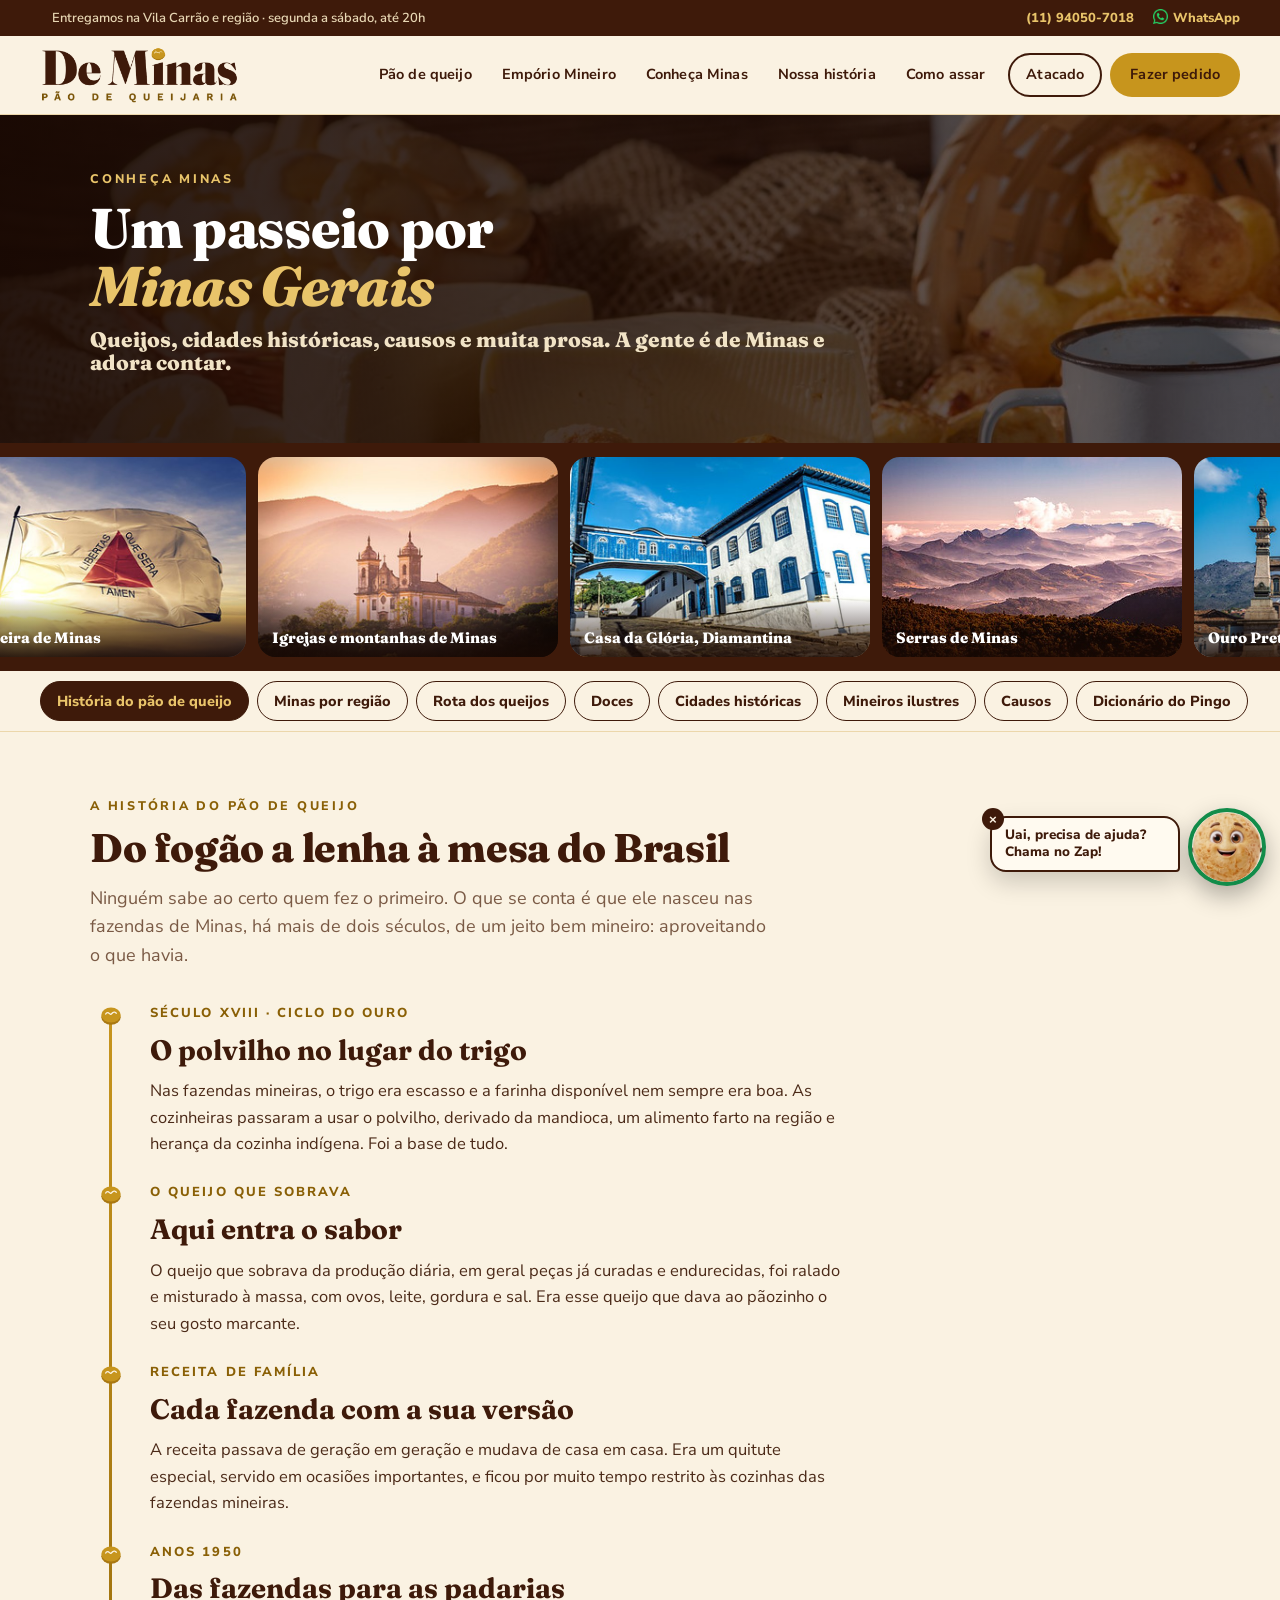
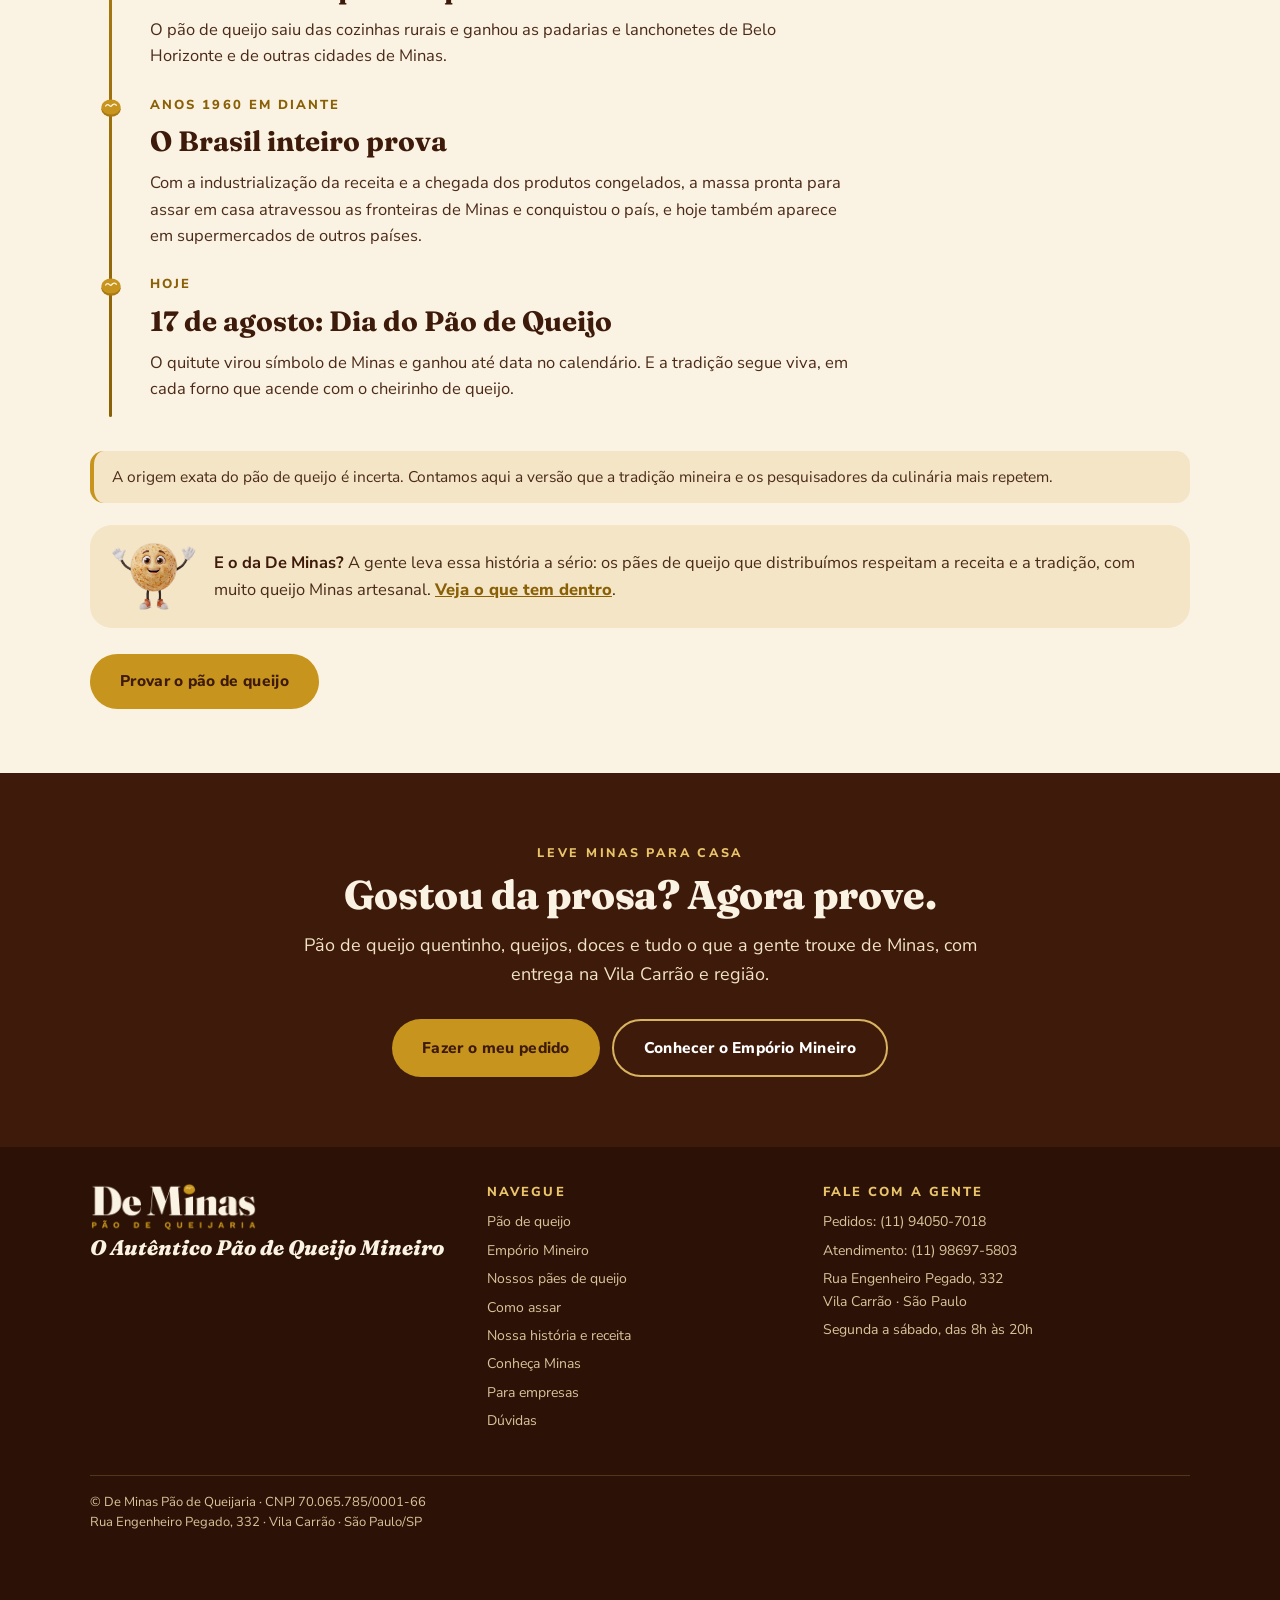
<file: conheca-minas.html>
<!doctype html>
<html lang="pt-BR">
<head>
<meta charset="utf-8">
<meta name="viewport" content="width=device-width, initial-scale=1, viewport-fit=cover">
<meta name="color-scheme" content="light">
<meta name="theme-color" content="#3e1a0a">
<title>Conheça Minas: queijos, cidades históricas, causos e mineirês | De Minas Pão de Queijaria</title>
<meta name="description" content="Um passeio por Minas Gerais: a história do pão de queijo, a rota dos queijos, doces, cidades históricas, mineiros ilustres, causos e o dicionário do mineirês, com o que significa uai.">
<link rel="canonical" href="https://deminaspaodequeijaria.com.br/conheca-minas.html">
<meta property="og:type" content="website">
<meta property="og:site_name" content="De Minas Pão de Queijaria">
<meta property="og:locale" content="pt_BR">
<meta property="og:title" content="Conheça Minas: queijos, cidades históricas, causos e mineirês | De Minas Pão de Queijaria">
<meta property="og:description" content="Um passeio por Minas Gerais: a história do pão de queijo, a rota dos queijos, doces, cidades históricas, mineiros ilustres, causos e o dicionário do mineirês, com o que significa uai.">
<meta property="og:url" content="https://deminaspaodequeijaria.com.br/conheca-minas.html">
<meta property="og:image" content="https://deminaspaodequeijaria.com.br/og-image.png">
<meta name="twitter:card" content="summary_large_image">
<link rel="icon" type="image/svg+xml" href="favicon.svg">
<link rel="icon" type="image/png" sizes="64x64" href="favicon.png">
<link rel="apple-touch-icon" href="apple-touch-icon.png">
<link rel="preconnect" href="https://fonts.googleapis.com">
<link rel="preconnect" href="https://fonts.gstatic.com" crossorigin>
<link href="https://fonts.googleapis.com/css2?family=Fraunces:ital,opsz,wght@0,9..144,600;0,9..144,800;1,9..144,600&family=Nunito+Sans:wght@400;600;700;800&display=swap" rel="stylesheet">
<link rel="stylesheet" href="site.css?v=2">
</head>
<body>
<a class="skip" href="#conteudo">Pular para o conteúdo</a>
<div class="tb"><div class="wrap">
  <span class="rt">Entregamos na Vila Carrão e região · segunda a sábado, até 20h</span>
  <span class="r"><a href="tel:+5511940507018">(11) 94050-7018</a><a href="https://wa.me/5511940507018?text=Ol%C3%A1!%20Vim%20pelo%20site%20da%20De%20Minas." data-wa>WhatsApp</a></span>
</div></div>
<header class="top">
  <div class="wrap">
    <a href="./" data-int aria-label="De Minas Pão de Queijaria, início"><img src="logo.png" alt="De Minas Pão de Queijaria" width="720" height="210"></a>
    <nav aria-label="Principal">
      <a href="pao-de-queijo.html" data-int>Pão de queijo</a>
      <a href="emporio-mineiro.html" data-int>Empório Mineiro</a>
      <a href="conheca-minas.html" data-int aria-current="page">Conheça Minas</a>
      <a href="nossa-historia.html" data-int>Nossa história</a>
      <a href="como-assar.html" data-int>Como assar</a>
      <a class="rev" href="atacado.html" data-int>Atacado</a>
      <a class="cta" href="pao-de-queijo.html" data-int>Fazer pedido</a>
    </nav>
  </div>
</header>

<main id="conteudo">
<section class="hero2 sm" style="padding:0">
  <img src="emporio-mineiro.jpg" alt="" width="1400" height="934">
  <div class="wrap">
    <p class="eyebrow" style="color:var(--gold-l)">Conheça Minas</p>
    <h1>Um passeio por <em>Minas Gerais</em></h1>
    <p class="sub">Queijos, cidades históricas, causos e muita prosa. A gente é de Minas e adora contar.</p>
    
  </div>
</section>

<section class="reelbox" aria-label="Imagens de Minas Gerais" style="padding:0"><div class="reel" id="reel" tabindex="0"><div class="rt"><figure class="rtile"><img src="reel-bandeira.jpg" alt="Bandeira de Minas" loading="lazy" width="640" height="427"><figcaption>Bandeira de Minas</figcaption></figure><figure class="rtile"><img src="reel-igreja-por-do-sol.jpg" alt="Igrejas e montanhas de Minas" loading="lazy" width="640" height="427"><figcaption>Igrejas e montanhas de Minas</figcaption></figure><figure class="rtile"><img src="reel-diamantina.jpg" alt="Casa da Glória, Diamantina" loading="lazy" width="640" height="425"><figcaption>Casa da Glória, Diamantina</figcaption></figure><figure class="rtile"><img src="reel-serra.jpg" alt="Serras de Minas" loading="lazy" width="640" height="360"><figcaption>Serras de Minas</figcaption></figure><figure class="rtile"><img src="reel-ouro-preto.jpg" alt="Ouro Preto" loading="lazy" width="640" height="427"><figcaption>Ouro Preto</figcaption></figure><figure class="rtile"><img src="reel-maria-fumaca.jpg" alt="Maria Fumaça, Tiradentes" loading="lazy" width="640" height="480"><figcaption>Maria Fumaça, Tiradentes</figcaption></figure><figure class="rtile"><img src="reel-mariana.jpg" alt="Mariana" loading="lazy" width="640" height="427"><figcaption>Mariana</figcaption></figure><figure class="rtile"><img src="reel-pampulha.jpg" alt="Pampulha, Belo Horizonte" loading="lazy" width="640" height="361"><figcaption>Pampulha, Belo Horizonte</figcaption></figure><figure class="rtile"><img src="reel-uberlandia.jpg" alt="Uberlândia" loading="lazy" width="640" height="427"><figcaption>Uberlândia</figcaption></figure><figure class="rtile"><img src="reel-fogao-lenha.jpg" alt="Fogão a lenha" loading="lazy" width="640" height="427"><figcaption>Fogão a lenha</figcaption></figure><figure class="rtile"><img src="reel-tiradentes.jpg" alt="Tiradentes" loading="lazy" width="640" height="420"><figcaption>Tiradentes</figcaption></figure><figure class="rtile"><img src="reel-cafe.jpg" alt="Café de Minas" loading="lazy" width="640" height="427"><figcaption>Café de Minas</figcaption></figure><figure class="rtile"><img src="reel-ruas-pedra.jpg" alt="Ruas de pedra" loading="lazy" width="640" height="427"><figcaption>Ruas de pedra</figcaption></figure><figure class="rtile"><img src="reel-folia.jpg" alt="Festas populares" loading="lazy" width="640" height="427"><figcaption>Festas populares</figcaption></figure><figure class="rtile"><img src="reel-igreja-colina.jpg" alt="Cidades históricas" loading="lazy" width="640" height="427"><figcaption>Cidades históricas</figcaption></figure><figure class="rtile"><img src="reel-comida-mineira.jpg" alt="Comida mineira" loading="lazy" width="640" height="427"><figcaption>Comida mineira</figcaption></figure><figure class="rtile"><img src="reel-casario.jpg" alt="Janelas de Tiradentes" loading="lazy" width="640" height="414"><figcaption>Janelas de Tiradentes</figcaption></figure><figure class="rtile"><img src="reel-maos-queijo.jpg" alt="Queijo feito à mão" loading="lazy" width="640" height="427"><figcaption>Queijo feito à mão</figcaption></figure></div></div></section>
<div class="cmtabs" id="cmtabs"><div class="wrap" role="tablist" aria-label="Assuntos"><button type="button" role="tab" id="tab-historia" aria-controls="historia" aria-selected="true" data-tab="historia">História do pão de queijo</button><button type="button" role="tab" id="tab-regioes" aria-controls="regioes" aria-selected="false" data-tab="regioes">Minas por região</button><button type="button" role="tab" id="tab-queijos" aria-controls="queijos" aria-selected="false" data-tab="queijos">Rota dos queijos</button><button type="button" role="tab" id="tab-doces" aria-controls="doces" aria-selected="false" data-tab="doces">Doces</button><button type="button" role="tab" id="tab-cidades" aria-controls="cidades" aria-selected="false" data-tab="cidades">Cidades históricas</button><button type="button" role="tab" id="tab-mineiros" aria-controls="mineiros" aria-selected="false" data-tab="mineiros">Mineiros ilustres</button><button type="button" role="tab" id="tab-causos" aria-controls="causos" aria-selected="false" data-tab="causos">Causos</button><button type="button" role="tab" id="tab-dicionario" aria-controls="dicionario" aria-selected="false" data-tab="dicionario">Dicionário do Pingo</button></div></div>
<section class="cm cm-panel" id="historia">
  <div class="wrap">
    <p class="eyebrow">A história do pão de queijo</p>
    <h2>Do fogão a lenha à mesa do Brasil</h2>
    <p class="lead">Ninguém sabe ao certo quem fez o primeiro. O que se conta é que ele nasceu nas fazendas de Minas, há mais de dois séculos, de um jeito bem mineiro: aproveitando o que havia.</p>
    <ol class="hist">
      <li><span class="quando">Século XVIII · Ciclo do Ouro</span><h3>O polvilho no lugar do trigo</h3><p>Nas fazendas mineiras, o trigo era escasso e a farinha disponível nem sempre era boa. As cozinheiras passaram a usar o polvilho, derivado da mandioca, um alimento farto na região e herança da cozinha indígena. Foi a base de tudo.</p></li>
      <li><span class="quando">O queijo que sobrava</span><h3>Aqui entra o sabor</h3><p>O queijo que sobrava da produção diária, em geral peças já curadas e endurecidas, foi ralado e misturado à massa, com ovos, leite, gordura e sal. Era esse queijo que dava ao pãozinho o seu gosto marcante.</p></li>
      <li><span class="quando">Receita de família</span><h3>Cada fazenda com a sua versão</h3><p>A receita passava de geração em geração e mudava de casa em casa. Era um quitute especial, servido em ocasiões importantes, e ficou por muito tempo restrito às cozinhas das fazendas mineiras.</p></li>
      <li><span class="quando">Anos 1950</span><h3>Das fazendas para as padarias</h3><p>O pão de queijo saiu das cozinhas rurais e ganhou as padarias e lanchonetes de Belo Horizonte e de outras cidades de Minas.</p></li>
      <li><span class="quando">Anos 1960 em diante</span><h3>O Brasil inteiro prova</h3><p>Com a industrialização da receita e a chegada dos produtos congelados, a massa pronta para assar em casa atravessou as fronteiras de Minas e conquistou o país, e hoje também aparece em supermercados de outros países.</p></li>
      <li><span class="quando">Hoje</span><h3>17 de agosto: Dia do Pão de Queijo</h3><p>O quitute virou símbolo de Minas e ganhou até data no calendário. E a tradição segue viva, em cada forno que acende com o cheirinho de queijo.</p></li>
    </ol>
    <p class="aviso">A origem exata do pão de queijo é incerta. Contamos aqui a versão que a tradição mineira e os pesquisadores da culinária mais repetem.</p>
    <div class="vc"><img src="pingo.png" alt="Pingo, o mascote da De Minas" loading="lazy" width="560" height="446"><p><b>E o da De Minas?</b> A gente leva essa história a sério: os pães de queijo que distribuímos respeitam a receita e a tradição, com muito queijo Minas artesanal. <a href="nossa-historia.html#receita" data-int style="color:var(--gold-d);font-weight:800">Veja o que tem dentro</a>.</p></div>
    <div class="lks"><a class="btn btn-gold" href="pao-de-queijo.html" data-int>Provar o pão de queijo</a></div>
  </div>
</section>
<section class="cm cm-panel alt" id="regioes"> <div class="wrap"> <p class="eyebrow">Minas por região</p> <h2>Quinze caminhos, muitas Minas</h2> <p class="lead">Minas é grande e cada canto tem a sua prosa. Escolha uma região e veja as cidades, o que visitar e o que provar por lá.</p> <div class="rgs"><details class="rg" open><summary><span><span class="n">Cidades históricas e Quadrilátero</span><span class="sub">Ouro, barroco e pastel de angu</span></span><span class="pl" aria-hidden="true">+</span></summary><div class="bd"><div class="cid"><span>Ouro Preto</span><span>Mariana</span><span>Congonhas</span><span>Catas Altas</span><span>Itabirito</span><span>Santa Bárbara</span></div><h4>Para visitar</h4><p>Igrejas barrocas, ruas de pedra e museus em Ouro Preto e Mariana. Em Congonhas, o Santuário do Bom Jesus de Matosinhos reúne os profetas esculpidos por Aleijadinho.</p><h4>Para provar</h4><p>Em Itabirito, o pastel de angu: massa de fubá com polvilho azedo, patrimônio imaterial da cidade desde 2010 e com festa própria. O recheio mais tradicional é o umbigo de banana. Congonhas faz o que é considerado o maior festival de quitanda do país, e Barão de Cocais, vizinha de Santa Bárbara, tem Festa da Quitanda e Festival da Goiabada.</p></div></details><details class="rg"><summary><span><span class="n">Belo Horizonte e arredores</span><span class="sub">Arquitetura moderna, arte e mercado</span></span><span class="pl" aria-hidden="true">+</span></summary><div class="bd"><div class="cid"><span>Belo Horizonte</span><span>Brumadinho</span><span>Sabará</span><span>Caeté</span><span>Nova Lima</span><span>Serra da Moeda</span></div><h4>Para visitar</h4><p>O Conjunto da Pampulha, com arquitetura moderna à beira da lagoa. Inhotim, em Brumadinho, junta arte contemporânea e jardim botânico: reserve o dia inteiro. Sabará e Caeté têm casario e igrejas, e a Serra da Piedade, em Caeté, tem mirante.</p><h4>Para provar</h4><p>O Mercado Central e o Mercado Novo, em Belo Horizonte, são ótimos para provar queijos, doces e quitandas num passeio só.</p></div></details><details class="rg"><summary><span><span class="n">Campo das Vertentes</span><span class="sub">Ateliês, trem e queijo</span></span><span class="pl" aria-hidden="true">+</span></summary><div class="bd"><div class="cid"><span>Tiradentes</span><span>São João del-Rei</span><span>Prados e Bichinho</span><span>Resende Costa</span><span>Barbacena</span><span>Conceição da Barra de Minas</span></div><h4>Para visitar</h4><p>Casario e igrejas em Tiradentes e São João del-Rei, cidades ligadas pelo trem turístico Maria Fumaça. Ateliês e artesanato no Bichinho, tecelagem em Resende Costa.</p><h4>Para provar</h4><p>A região é uma das reconhecidas pelo Governo de Minas pelo queijo artesanal. Em São Tiago acontece a Festa do Café com Biscoito, em uma cidade com dezenas de fábricas de biscoito.</p></div></details><details class="rg"><summary><span><span class="n">Espinhaço</span><span class="sub">Diamantes, serras e o queijo do Serro</span></span><span class="pl" aria-hidden="true">+</span></summary><div class="bd"><div class="cid"><span>Diamantina</span><span>Serro</span><span>Milho Verde</span><span>São Gonçalo do Rio das Pedras</span><span>Serra do Cipó</span><span>Lapinha da Serra</span><span>Conceição do Mato Dentro</span></div><h4>Para visitar</h4><p>Diamantina, com casario, museus e as vesperatas. Serro e seus distritos de ruas históricas. Trilhas e cachoeiras na Serra do Cipó e a Cachoeira do Tabuleiro, em Conceição do Mato Dentro.</p><h4>Para provar</h4><p>O queijo do Serro, um dos mais tradicionais de Minas: o modo artesanal de fazer foi reconhecido pelo Iphan em 2008.</p></div></details><details class="rg"><summary><span><span class="n">Serra da Canastra</span><span class="sub">Berço do São Francisco e do queijo Canastra</span></span><span class="pl" aria-hidden="true">+</span></summary><div class="bd"><div class="cid"><span>São Roque de Minas</span><span>Delfinópolis</span><span>Vargem Bonita</span><span>Casca d’Anta</span><span>Sacramento</span></div><h4>Para visitar</h4><p>O Parque Nacional da Serra da Canastra, com chapadões e trilhas, e a Cachoeira Casca d’Anta, a grande queda do rio São Francisco. Vargem Bonita e Delfinópolis têm cachoeiras e águas limpas.</p><h4>Para provar</h4><p>O queijo Canastra, de tradição artesanal reconhecida pelo Iphan em 2008. Visitar um produtor é um dos programas da região: agende antes.</p></div></details><details class="rg"><summary><span><span class="n">Mantiqueira</span><span class="sub">Serras frias, azeite e queijo</span></span><span class="pl" aria-hidden="true">+</span></summary><div class="bd"><div class="cid"><span>Monte Verde</span><span>Gonçalves</span><span>Sapucaí-Mirim</span><span>Aiuruoca</span><span>Alagoa</span><span>Itamonte</span><span>Passa Quatro</span><span>Maria da Fé</span><span>Delfim Moreira</span></div><h4>Para visitar</h4><p>Trilhas, cachoeiras e chalés entre as serras. Monte Verde, Gonçalves e Sapucaí-Mirim têm clima de montanha, e o Vale do Matutu, em Aiuruoca, é destino de caminhada (planeje com apoio local).</p><h4>Para provar</h4><p>Maria da Fé é a cidade da primeira extração de azeite de oliva extravirgem do Brasil, em 2008, e a Mantiqueira é a principal região produtora de azeite do Sudeste. A cidade tem até Festa do Azeite Novo. Alagoa e a Mantiqueira de Minas também estão entre as regiões queijeiras reconhecidas pelo Governo de Minas.</p></div></details><details class="rg"><summary><span><span class="n">Capitólio e Lago de Furnas</span><span class="sub">Cânions, lago e cachoeiras</span></span><span class="pl" aria-hidden="true">+</span></summary><div class="bd"><div class="cid"><span>Capitólio</span><span>São José da Barra</span><span>São João Batista do Glória</span><span>Fama</span><span>Alfenas</span><span>Formiga</span><span>Carmo do Rio Claro</span></div><h4>Para visitar</h4><p>Os cânions de Capitólio e os passeios de barco pelo Lago de Furnas. Mirantes em São José da Barra e cachoeiras em São João Batista do Glória (confira os acessos antes de ir).</p><h4>Para provar</h4><p>Aqui a gente ainda está pesquisando o que é daqui. Sabe de um prato ou de uma quitanda típica? Conta pra gente no WhatsApp!</p></div></details><details class="rg"><summary><span><span class="n">Triângulo Mineiro</span><span class="sub">Dinossauros, cerrado e queijo</span></span><span class="pl" aria-hidden="true">+</span></summary><div class="bd"><div class="cid"><span>Uberaba</span><span>Peirópolis</span><span>Uberlândia</span><span>Araguari</span></div><h4>Para visitar</h4><p>Peirópolis, em Uberaba, guarda fósseis de dinossauros. Uberlândia e Araguari têm parques, cultura e boa estrutura para quem quer passar uns dias.</p><h4>Para provar</h4><p>O Triângulo é uma das regiões queijeiras reconhecidas pelo Governo de Minas, e o Cerrado, que vem logo ao lado, também.</p></div></details><details class="rg"><summary><span><span class="n">Araxá e região</span><span class="sub">Termas, queijo, doces e compotas</span></span><span class="pl" aria-hidden="true">+</span></summary><div class="bd"><div class="cid"><span>Araxá</span><span>Campos Altos</span><span>Conquista</span><span>Ibiá</span><span>Pedrinópolis</span><span>Perdizes</span><span>Pratinha</span><span>Sacramento</span><span>Santa Juliana</span><span>Tapira</span><span>Uberaba</span></div><h4>Para visitar</h4><p>O Complexo do Barreiro e as termas de Araxá. A cidade também tem a Fenadoces, a Feira de Doces de Araxá, que valoriza a tradição doceira local.</p><h4>Para provar</h4><p>Araxá é uma das regiões queijeiras reconhecidas pelo Governo de Minas: são 11 municípios e mais de dois séculos de tradição de queijo. A cidade também é conhecida pelos doces feitos em tacho: goiaba e leite são os carros-chefes, e há ainda figo, laranja, abóbora, mamão e até jabuticaba. O queijo costuma ir à mesa com doces em calda e compotas, como goiabada, marmelada, laranja, figo e abóbora.</p></div></details><details class="rg"><summary><span><span class="n">Alto Paranaíba</span><span class="sub">Café, milho e queijo</span></span><span class="pl" aria-hidden="true">+</span></summary><div class="bd"><div class="cid"><span>Serra do Salitre</span><span>Cruzeiro da Fortaleza</span><span>Monte Carmelo</span><span>Abadia dos Dourados</span><span>Patos de Minas</span><span>Patrocínio</span></div><h4>Para visitar</h4><p>Em Patrocínio, a Rota do Café do Cerrado Mineiro leva a fazendas e provas de café (com agendamento). Patos de Minas faz a Fenamilho, a Festa Nacional do Milho, na última semana de maio, com shows, rodeio e comida típica. Em Cruzeiro da Fortaleza já foi realizado o concurso regional do queijo do Cerrado, e em setembro de 2026 Coromandel recebeu a primeira edição do Festival Queijo do Cerrado.</p><h4>Para provar</h4><p>Milho: Patos de Minas é a Capital Nacional do Milho, o cheiro de pamonha é cartão de visita, e o Dia Nacional do Milho (24 de maio) nasceu em 1965 do sucesso da festa da cidade. Café: o do Cerrado Mineiro, a primeira região cafeeira do Brasil com Denominação de Origem, com Patrocínio como maior produtor e exportador da região. Queijo: o Cerrado é a maior região produtora de queijo Minas artesanal do estado, com 19 municípios (entre eles Abadia dos Dourados, Cruzeiro da Fortaleza, Patos de Minas e Patrocínio) e Indicação de Procedência desde 2023. Serra do Salitre é uma região queijeira à parte, com o modo de fazer registrado pelo Iphan em 2008. Araxá também tem região própria (veja o cartão de Araxá), e Monte Carmelo faz parte da região queijeira do Triângulo.</p></div></details><details class="rg"><summary><span><span class="n">Cafés de Minas</span><span class="sub">Cerrado Mineiro e Sul de Minas</span></span><span class="pl" aria-hidden="true">+</span></summary><div class="bd"><div class="cid"><span>Patrocínio</span><span>Patos de Minas</span><span>Monte Carmelo</span><span>Araguari</span><span>Três Pontas</span><span>Varginha</span><span>Cambuquira</span><span>São Lourenço</span><span>Caxambu</span><span>Baependi</span><span>Cruzília</span><span>Carmo de Minas</span></div><h4>Para visitar</h4><p>No Cerrado Mineiro, a Rota do Café parte de Patrocínio. No Sul de Minas, a Rota Cafés do Sul de Minas passa por Três Pontas, Cambuquira, São Lourenço, Baependi, Caxambu e Cruzília, com fazendas, cafeterias e provas.</p><h4>Para provar</h4><p>O Cerrado Mineiro reúne 55 municípios e foi a primeira região cafeeira do Brasil a ter Denominação de Origem. O Sul de Minas é apontado como a maior região produtora de café do mundo, e a Mantiqueira de Minas, no sul do estado, também tem Indicação Geográfica pelos seus cafés especiais.</p></div></details><details class="rg"><summary><span><span class="n">Circuito das Águas e Sul de Minas</span><span class="sub">Fontes, lagos e pedras</span></span><span class="pl" aria-hidden="true">+</span></summary><div class="bd"><div class="cid"><span>São Lourenço</span><span>Caxambu</span><span>Lambari</span><span>Cambuquira</span><span>Poços de Caldas</span><span>Caldas</span><span>São Thomé das Letras</span><span>Carrancas</span><span>Baependi</span></div><h4>Para visitar</h4><p>Parques de águas minerais e fontes em São Lourenço e Caxambu, jardins e lagos em Lambari e Cambuquira, termas em Poços de Caldas, pedras e mirantes em São Thomé das Letras e cachoeiras em Carrancas.</p><h4>Para provar</h4><p>Em Poços de Caldas e em Maria da Fé, algumas propriedades já recebem turistas para conhecer a produção de azeite. Cambuquira, São Lourenço, Caxambu e Baependi também fazem parte da Rota Cafés do Sul de Minas.</p></div></details><details class="rg"><summary><span><span class="n">Zona da Mata e Caparaó</span><span class="sub">Pico da Bandeira, café e doce de leite</span></span><span class="pl" aria-hidden="true">+</span></summary><div class="bd"><div class="cid"><span>Ibitipoca (Lima Duarte)</span><span>Alto Caparaó</span><span>Espera Feliz</span><span>Juiz de Fora</span><span>Cataguases</span><span>Viçosa</span><span>Araponga</span><span>Fervedouro</span></div><h4>Para visitar</h4><p>O Parque Estadual do Ibitipoca, com trilhas, grutas e cachoeiras. O Parque Nacional do Caparaó, com trilhas para o Pico da Bandeira. Museus e arquitetura em Juiz de Fora e Cataguases.</p><h4>Para provar</h4><p>Viçosa foi declarada Capital Estadual do Doce de Leite em 2023. A Serra do Ibitipoca é uma das regiões queijeiras reconhecidas, e a região do Caparaó tem fazendas de café que recebem visitantes.</p></div></details><details class="rg"><summary><span><span class="n">Vales e leste mineiro</span><span class="sub">Artesanato, pedras e requeijão</span></span><span class="pl" aria-hidden="true">+</span></summary><div class="bd"><div class="cid"><span>Araçuaí</span><span>Minas Novas</span><span>Turmalina</span><span>Governador Valadares</span><span>Vale do Aço</span><span>Teófilo Otoni</span><span>Vale do Mucuri</span><span>Caratinga</span><span>Itabira</span></div><h4>Para visitar</h4><p>O artesanato do Vale do Jequitinhonha, as pedras preciosas de Teófilo Otoni, o Pico do Ibituruna em Governador Valadares (voo livre) e o Parque Estadual do Rio Doce. Itabira e Caratinga são terras de Drummond e de Ziraldo.</p><h4>Para provar</h4><p>Duas regiões queijeiras reconhecidas pelo Governo de Minas ficam por aqui: o Vale do Jequitinhonha, com a Cabacinha, e o Vale do Mucuri, com o Requeijão Moreno.</p></div></details><details class="rg"><summary><span><span class="n">Grutas e outros caminhos</span><span class="sub">Cavernas, Guimarães Rosa e quitanda</span></span><span class="pl" aria-hidden="true">+</span></summary><div class="bd"><div class="cid"><span>Lagoa Santa</span><span>Sete Lagoas</span><span>Cordisburgo</span><span>Divinópolis</span><span>Itapecerica</span><span>Paracatu</span><span>Vazante</span><span>Serra do Intendente</span></div><h4>Para visitar</h4><p>A Gruta da Lapinha (Lagoa Santa), a Gruta Rei do Mato (Sete Lagoas) e a Gruta de Maquiné (Cordisburgo), perto do Museu Casa Guimarães Rosa. Paracatu tem casario histórico.</p><h4>Para provar</h4><p>Sete Lagoas está entre as cidades mineiras que fazem festival de quitanda: bolo, biscoito e rosca como a vovó fazia.</p></div></details></div> <p class="note">Roteiro por regiões turísticas de Minas. Os pratos, as quitandas e os reconhecimentos foram conferidos em fontes públicas (Governo de Minas, Emater-MG, Epamig e prefeituras). Faltou algo da sua região? <a data-wa href="https://wa.me/5511940507018?text=Ol%C3%A1!%20Quero%20sugerir%20um%20prato%20ou%20quitanda%20da%20minha%20regi%C3%A3o%20para%20o%20site.">Conta pra gente no WhatsApp</a>.</p> </div> </section>
<section class="cm cm-panel alt" id="queijos">
  <div class="wrap">
    <p class="eyebrow">Rota dos queijos</p>
    <h2>O queijo de Minas é patrimônio</h2>
    <p class="lead">O queijo é a alma do pão de queijo, e o jeito mineiro de fazer o Queijo Minas Artesanal já foi reconhecido pelo Brasil e pelo mundo.</p>
    <div class="tl">
      <div><b>2002</b><span>O modo de fazer o queijo do Serro é o primeiro bem imaterial registrado em Minas.</span></div>
      <div><b>2008</b><span>O Iphan reconhece o modo artesanal de fazer queijo de Minas como Patrimônio Cultural do Brasil, nas regiões do Serro, da Canastra e do Salitre.</span></div>
      <div><b>2024</b><span>A Unesco reconhece os “Modos de Fazer o Queijo Minas Artesanal” como Patrimônio Cultural Imaterial da Humanidade.</span></div>
    </div>
    <div class="vc"><img src="pingo.png" alt="Pingo, o mascote da De Minas" loading="lazy" width="560" height="446"><p><b>Você sabia?</b> O fermento natural do queijo mineiro, que passa de geração em geração nas fazendas, se chama <b>pingo</b>. É por isso que o nosso mascote tem esse nome.</p></div>
    <figure class="mapacol"><img src="minas-mapa-colagem.webp" alt="Mapa de Minas Gerais feito de fotos: igrejas, ruas de pedra, serras, café, queijo e pão de queijo" loading="lazy" width="1000" height="823" onerror="this.closest('figure').remove()"></figure>
    <p class="fonte" style="margin:-12px 0 24px">Colagem ilustrada, sem escala cartográfica: as regiões produtoras estão listadas abaixo, com os dados do Governo de Minas.</p>
    <h3 class="sub2" style="margin-top:6px">As regiões do Queijo Minas Artesanal</h3>
    <p class="lead" style="margin-bottom:18px">Hoje o Governo de Minas reconhece 16 regiões produtoras de queijos artesanais. Dez delas fazem o Queijo Minas Artesanal, o mais antigo e tradicional do estado, feito com leite cru, pingo e salga seca.</p>
    <div class="grid3 car"><article class="mc"><div class="bd"><span class="bdg">Reconhecida pelo Iphan em 2008</span><h3>Serro</h3><p>A primeira. Em 2002, o modo de fazer o queijo do Serro foi o primeiro bem imaterial registrado em Minas Gerais.</p></div></article>
<article class="mc"><div class="bd"><span class="bdg">Reconhecida pelo Iphan em 2008</span><h3>Serra da Canastra</h3><p>Ao pé do Parque Nacional da Serra da Canastra, em São Roque de Minas, onde nasce o Rio São Francisco.</p><a class="lk" href="emporio-mineiro.html#grupo=Canastra%20e%20Meia%20Cura" data-int>Ver queijo da Canastra</a></div></article>
<article class="mc"><div class="bd"><span class="bdg">Reconhecida pelo Iphan em 2008</span><h3>Serra do Salitre</h3><p>Uma das três regiões que, em 2008, tiveram o modo de fazer reconhecido como Patrimônio Cultural do Brasil.</p><a class="lk" href="emporio-mineiro.html#grupo=Canastra%20e%20Meia%20Cura" data-int>Ver queijo do Salitre</a></div></article>
<article class="mc"><div class="bd"><h3>Araxá</h3><p>Terra de águas termais e do Grande Hotel de Araxá, uma região de tradição leiteira.</p><a class="lk" href="emporio-mineiro.html#grupo=Canastra%20e%20Meia%20Cura" data-int>Ver queijo de Araxá</a></div></article>
<article class="mc"><div class="bd"><h3>Cerrado</h3><p>Os queijos do Cerrado Mineiro, feitos em fazendas familiares de clima seco e pastagens abertas.</p></div></article>
<article class="mc"><div class="bd"><h3>Triângulo</h3><p>No oeste do estado, entre os rios Grande e Paranaíba, com Uberaba e Uberlândia como cidades-polo.</p></div></article>
<article class="mc"><div class="bd"><h3>Campo das Vertentes</h3><p>A região de Tiradentes e São João del-Rei, onde o queijo se mistura à história colonial.</p></div></article>
<article class="mc"><div class="bd"><h3>Diamantina</h3><p>Da terra dos diamantes e de Juscelino Kubitschek, na Serra do Espinhaço.</p></div></article>
<article class="mc"><div class="bd"><h3>Serras de Ibitipoca</h3><p>Queijos de altitude, feitos nas serras que cercam o Parque Estadual do Ibitipoca.</p></div></article>
<article class="mc"><div class="bd"><h3>Entre Serras da Piedade ao Caraça</h3><p>Entre a Serra da Piedade e a Serra do Caraça, perto de Belo Horizonte.</p></div></article>
</div>
    <h3 class="sub2">Outros queijos artesanais de Minas</h3>
    <p class="lead" style="margin-bottom:18px">Outras seis regiões fazem queijos artesanais que não são o QMA, cada um com receita e nome próprios.</p>
    <div class="grid3 car"><article class="mc"><div class="bd"><span class="tag">Queijo Artesanal de Alagoa</span><h3>Alagoa</h3><p>No Sul de Minas, na região da Mantiqueira, o município de Alagoa tem o seu próprio queijo: o Queijo Artesanal de Alagoa.</p></div></article>
<article class="mc"><div class="bd"><span class="tag">Queijo Artesanal Mantiqueira de Minas</span><h3>Mantiqueira de Minas</h3><p>A região da Serra da Mantiqueira, com o Queijo Artesanal Mantiqueira de Minas.</p></div></article>
<article class="mc"><div class="bd"><span class="tag">Queijo Artesanal da Serra Geral</span><h3>Serra Geral</h3><p>No Norte de Minas, uma região com produção familiar de queijo artesanal, ainda em estudo quanto ao modo de fazer.</p></div></article>
<article class="mc"><div class="bd"><span class="tag">Queijo Cabacinha</span><h3>Vale do Jequitinhonha</h3><p>Terra do queijo Cabacinha, moldado à mão em forma de pequena cabaça. É feito com leite cru, e a massa é aquecida, sem chegar a pasteurizar.</p></div></article>
<article class="mc"><div class="bd"><span class="tag">Requeijão Moreno</span><h3>Vale do Mucuri</h3><p>Região do Requeijão Moreno, reconhecido como produto artesanal de Minas.</p><a class="lk" href="emporio-mineiro.html#grupo=Coalho%20e%20Requeij%C3%A3o" data-int>Ver o Requeijão Moreno</a></div></article>
<article class="mc"><div class="bd"><span class="tag">Queijo do Vale do Suaçuí</span><h3>Vale do Suaçuí</h3><p>Uma região de sete municípios, com o seu próprio queijo artesanal.</p></div></article>
</div>
    <p style="margin:26px 0 0"><a class="btn btn-gold" href="emporio-mineiro.html#grupo=Canastra%20e%20Meia%20Cura" data-int>Ver os queijos no Empório Mineiro</a></p>
  </div>
</section>
<section class="cm cm-panel" id="doces">
  <div class="wrap">
    <p class="eyebrow">Doces de Minas</p>
    <h2>De onde vêm os doces mineiros</h2>
    <p class="lead">Minas produz mais da metade do doce de leite do Brasil, segundo dados do Serviço de Inspeção Federal. E tem doce de tacho que já virou patrimônio.</p>
    <div class="grid3 car" style="grid-template-columns:repeat(auto-fit,minmax(250px,1fr))"><article class="mc"><div class="bd"><span class="tag">Zona da Mata</span><h3>Viçosa</h3><p>Eleita a Capital Estadual do Doce de Leite em 2023. O famoso doce de leite de Viçosa é feito no Laticínio Escola da Funarbe, ligado à Universidade Federal de Viçosa, e é reconhecido em concursos nacionais de lácteos.</p><a class="lk" href="emporio-mineiro.html#grupo=Doces%20de%20Leite" data-int>Ver doces de leite</a></div></article>
<article class="mc"><div class="bd"><span class="tag">Ouro Preto</span><h3>São Bartolomeu</h3><p>Distrito de Ouro Preto conhecido como o “doce pedaço de Ouro Preto”. A tradição dos doces artesanais, com a goiabada cascão à frente, é patrimônio imaterial de Ouro Preto desde 2008, e todo ano tem a Festa da Goiaba.</p><a class="lk" href="emporio-mineiro.html#grupo=Goiabadas%2C%20Marmelada%20e%20Bananada" data-int>Ver goiabadas</a></div></article>
<article class="mc"><div class="bd"><span class="tag">Zona da Mata</span><h3>Ponte Nova</h3><p>Famosa pela goiabada cascão, que a prefeitura informa ter sido reconhecida como patrimônio imaterial do município em 2016.</p><a class="lk" href="emporio-mineiro.html#grupo=Goiabadas%2C%20Marmelada%20e%20Bananada" data-int>Ver goiabadas</a></div></article>
<article class="mc"><div class="bd"><span class="tag">Alto Paranaíba</span><h3>Araxá</h3><p>Além de terra de queijos e de águas termais, é um dos polos doceiros do estado, ao lado de Ponte Nova e de São Bartolomeu.</p></div></article>
</div>
    <div class="lks"><a class="btn btn-gold" href="emporio-mineiro.html" data-int>Ver os doces no Empório Mineiro</a></div>
  </div>
</section>
<section class="cm cm-panel alt" id="cidades">
  <div class="wrap">
    <p class="eyebrow">Cidades históricas</p>
    <h2>Ruas de pedra, igrejas barrocas e muita história</h2>
    <p class="lead">Sete paradas para conhecer a Minas do ouro e dos diamantes, onde cada esquina tem uma história para contar.</p>
    <div class="grid3 car"><article class="mc"><div class="ph"><img src="minas-cidade-ouro-preto.jpg" alt="Rua de pedra com casarões coloniais ao entardecer, em Ouro Preto" loading="lazy" onerror="this.parentNode.remove()"></div><div class="bd"><h3>Ouro Preto</h3><p>Primeiro sítio brasileiro a entrar na lista do Patrimônio Mundial da Unesco, em 1980. Ladeiras de pedra, casarões, o Museu da Inconfidência e a Igreja de São Francisco de Assis, projeto de Aleijadinho.</p></div></article>
<article class="mc"><div class="ph"><img src="minas-cidade-mariana.jpg" alt="As duas igrejas da Praça Minas Gerais, em Mariana" loading="lazy" onerror="this.parentNode.remove()"></div><div class="bd"><h3>Mariana</h3><p>A primeira vila, a primeira cidade e a primeira capital de Minas. Na Praça Minas Gerais, duas igrejas se olham de frente: a de São Francisco de Assis e a de Nossa Senhora do Carmo.</p></div></article>
<article class="mc"><div class="ph"><img src="minas-cidade-tiradentes.jpg" alt="Igreja Matriz de Santo Antônio ao fim de uma rua de pedra, em Tiradentes" loading="lazy" onerror="this.parentNode.remove()"></div><div class="bd"><h3>Tiradentes</h3><p>Ruas de pedra, casarões coloridos, a Igreja Matriz de Santo Antônio e uma das melhores gastronomias mineiras. Um charme só.</p></div></article>
<article class="mc"><div class="ph"><img src="minas-cidade-sao-joao-del-rei.jpg" alt="Igreja colonial com escadaria de pedra, em São João del-Rei" loading="lazy" onerror="this.parentNode.remove()"></div><div class="bd"><h3>São João del-Rei</h3><p>Casario colonial e uma Maria Fumaça que liga a cidade a Tiradentes, em um passeio de trem que é a cara de Minas.</p></div></article>
<article class="mc"><div class="ph"><img src="minas-cidade-congonhas.jpg" alt="Santuário do Bom Jesus de Matosinhos, com as esculturas dos Profetas, em Congonhas" loading="lazy" onerror="this.parentNode.remove()"></div><div class="bd"><h3>Congonhas</h3><p>Casa o Santuário do Bom Jesus de Matosinhos, Patrimônio Mundial, com os doze Profetas esculpidos por Aleijadinho em pedra-sabão.</p></div></article>
<article class="mc"><div class="ph"><img src="minas-cidade-diamantina.jpg" alt="Rua de pedra e igreja azul e branca, em Diamantina" loading="lazy" style="object-position:50% 52%" onerror="this.parentNode.remove()"></div><div class="bd"><h3>Diamantina</h3><p>Patrimônio Mundial desde 1999, terra de Chica da Silva e de JK. Tem a Vesperata, concerto ao ar livre com músicos nas sacadas dos casarões.</p></div></article>
<article class="mc"><div class="ph"><img src="minas-cidade-sabara.jpg" alt="Pequena capela barroca com torre sineira, em Sabará" loading="lazy" style="object-position:50% 22%" onerror="this.parentNode.remove()"></div><div class="bd"><h3>Sabará</h3><p>Pertinho de Belo Horizonte, guarda a pequena e detalhada Capela de Nossa Senhora do Ó e a Casa da Ópera. É também a terra do ora-pro-nóbis.</p></div></article>
</div>
  </div>
</section>
<section class="cm cm-panel" id="mineiros">
  <div class="wrap">
    <p class="eyebrow">Mineiros que fizeram história</p>
    <h2>Gente que fez Minas e marcou o Brasil</h2>
    <p class="lead">Uma homenagem a quem nasceu ou viveu em Minas Gerais e deixou a sua marca na história, na arte, na ciência, na política e no esporte. Esta lista é só o começo.</p>
    <div class="grid3 car"><article class="mc pessoa"><div class="ph"><img src="minas-pessoa-tiradentes.jpg" alt="Pintura de Tiradentes" loading="lazy" onerror="this.parentNode.remove()"></div><div class="bd"><span class="tag">História</span><h3>Tiradentes</h3><p>Joaquim José da Silva Xavier foi o mais conhecido líder da Inconfidência Mineira, movimento contra os impostos excessivos cobrados pela Coroa portuguesa. Em 21 de abril, o Brasil lembra o seu nome em feriado nacional.</p></div></article>
<article class="mc pessoa"><div class="ph"><img src="minas-pessoa-chica-da-silva.jpg" alt="Retrato pintado de Chica da Silva" loading="lazy" onerror="this.parentNode.remove()"></div><div class="bd"><span class="tag">História</span><h3>Chica da Silva</h3><p>Francisca da Silva de Oliveira, escravizada que se tornou uma das mulheres mais conhecidas e influentes do Arraial do Tijuco, hoje Diamantina, no século XVIII. A sua vida inspirou livros, filmes e novelas.</p></div></article>
<article class="mc pessoa"><div class="ph"><img src="minas-pessoa-aleijadinho.jpg" alt="Pintura de Aleijadinho" loading="lazy" onerror="this.parentNode.remove()"></div><div class="bd"><span class="tag">Arte</span><h3>Aleijadinho</h3><p>Antônio Francisco Lisboa, mestre do barroco mineiro, escultor e arquiteto. Suas obras marcam Ouro Preto e Congonhas, onde estão os doze Profetas em pedra-sabão.</p></div></article>
<article class="mc pessoa"><div class="ph"><img src="minas-pessoa-mestre-ataide.jpg" alt="Pintura de Mestre Ataíde" loading="lazy" onerror="this.parentNode.remove()"></div><div class="bd"><span class="tag">Arte</span><h3>Mestre Ataíde</h3><p>Manuel da Costa Ataíde, de Mariana, foi um dos grandes pintores do barroco mineiro e decorou igrejas de várias cidades históricas de Minas.</p></div></article>
<article class="mc pessoa"><div class="ph"><img src="minas-pessoa-drummond.jpg" alt="Retrato de Carlos Drummond de Andrade" loading="lazy" onerror="this.parentNode.remove()"></div><div class="bd"><span class="tag">Literatura</span><h3>Carlos Drummond de Andrade</h3><p>Nascido em Itabira, é um dos maiores poetas da língua portuguesa.</p></div></article>
<article class="mc pessoa"><div class="ph"><img src="minas-pessoa-guimaraes-rosa.jpg" alt="Retrato de Guimarães Rosa" loading="lazy" onerror="this.parentNode.remove()"></div><div class="bd"><span class="tag">Literatura</span><h3>Guimarães Rosa</h3><p>De Cordisburgo, escreveu Grande Sertão: Veredas e deu à literatura brasileira a sua prosa de sertão e de Minas. É dele a frase que a gente adora: “É junto dos bão que a gente fica mió.”</p></div></article>
<article class="mc pessoa"><div class="ph"><img src="minas-pessoa-adelia-prado.jpg" alt="Retrato de Adélia Prado" loading="lazy" onerror="this.parentNode.remove()"></div><div class="bd"><span class="tag">Literatura</span><h3>Adélia Prado</h3><p>Poeta e escritora de Divinópolis, que fez da vida simples e do cotidiano de Minas matéria de poesia.</p></div></article>
<article class="mc pessoa"><div class="ph"><img src="minas-pessoa-carolina-maria-de-jesus.jpg" alt="Retrato de Carolina Maria de Jesus" loading="lazy" onerror="this.parentNode.remove()"></div><div class="bd"><span class="tag">Literatura</span><h3>Carolina Maria de Jesus</h3><p>Nascida em Sacramento, escreveu Quarto de Despejo, lançado em 1960, um diário que revelou ao Brasil a vida na favela e se tornou um clássico.</p></div></article>
<article class="mc pessoa"><div class="ph"><img src="minas-pessoa-santos-dumont.jpg" alt="Retrato de Santos Dumont" loading="lazy" onerror="this.parentNode.remove()"></div><div class="bd"><span class="tag">Ciência</span><h3>Santos Dumont</h3><p>Alberto Santos Dumont nasceu em Palmira, hoje cidade de Santos Dumont. É conhecido como o Pai da Aviação e criador do 14-Bis, que voou em Paris em 1906.</p></div></article>
<article class="mc pessoa"><div class="ph"><img src="minas-pessoa-carlos-chagas.jpg" alt="Retrato de Carlos Chagas" loading="lazy" onerror="this.parentNode.remove()"></div><div class="bd"><span class="tag">Ciência</span><h3>Carlos Chagas</h3><p>Médico e cientista de Oliveira, descobriu em 1909 a doença que ganhou o seu nome, a doença de Chagas.</p></div></article>
<article class="mc pessoa"><div class="ph"><img src="minas-pessoa-jk.jpg" alt="Retrato oficial de Juscelino Kubitschek" loading="lazy" onerror="this.parentNode.remove()"></div><div class="bd"><span class="tag">Política</span><h3>Juscelino Kubitschek</h3><p>O JK, de Diamantina, foi presidente do Brasil de 1956 a 1961 e idealizador da construção de Brasília.</p></div></article>
<article class="mc pessoa"><div class="ph"><img src="minas-pessoa-tancredo-neves.jpg" alt="Retrato de Tancredo Neves" loading="lazy" onerror="this.parentNode.remove()"></div><div class="bd"><span class="tag">Política</span><h3>Tancredo Neves</h3><p>De São João del-Rei, foi eleito presidente da República em 1985, no fim da ditadura, mas morreu antes de tomar posse.</p></div></article>
<article class="mc pessoa"><div class="ph ph-wide"><img src="minas-pessoa-clube-da-esquina.jpg" alt="Integrantes do Clube da Esquina" loading="lazy" onerror="this.parentNode.remove()"></div><div class="bd"><span class="tag">Música</span><h3>Clube da Esquina</h3><p>Movimento musical nascido em Belo Horizonte no fim dos anos 1960, com Milton Nascimento, Lô Borges, Márcio Borges, Fernando Brant, Beto Guedes e outros. O álbum duplo de 1972 virou marco da MPB.</p></div></article>
<article class="mc pessoa"><div class="ph"><img src="minas-pessoa-clara-nunes.jpg" alt="Retrato de Clara Nunes" loading="lazy" onerror="this.parentNode.remove()"></div><div class="bd"><span class="tag">Música</span><h3>Clara Nunes</h3><p>Cantora mineira e um dos maiores ícones do samba e da música popular brasileira.</p></div></article>
<article class="mc pessoa"><div class="ph"><img src="minas-pessoa-chico-xavier.jpg" alt="Retrato de Chico Xavier" loading="lazy" onerror="this.parentNode.remove()"></div><div class="bd"><span class="tag">Cultura</span><h3>Chico Xavier</h3><p>Nascido em Pedro Leopoldo e morador de Uberaba, foi o médium e filantropo mais conhecido do Brasil, com vasta obra psicografada.</p></div></article>
<article class="mc pessoa"><div class="ph"><img src="minas-pessoa-ziraldo.jpg" alt="Retrato de Ziraldo" loading="lazy" onerror="this.parentNode.remove()"></div><div class="bd"><span class="tag">Cultura</span><h3>Ziraldo</h3><p>Cartunista, jornalista e escritor de Caratinga, criou o Menino Maluquinho.</p></div></article>
<article class="mc pessoa"><div class="ph"><img src="minas-pessoa-pele.jpg" alt="Retrato de Pelé" loading="lazy" onerror="this.parentNode.remove()"></div><div class="bd"><span class="tag">Esporte</span><h3>Pelé</h3><p>Edson Arantes do Nascimento, de Três Corações, foi tricampeão mundial de futebol, em 1958, 1962 e 1970, e é considerado um dos maiores jogadores de todos os tempos.</p></div></article>
</div>
    <p class="fonte">Homenagem cultural. A De Minas não tem vínculo com as pessoas homenageadas nem com os seus herdeiros. Imagens ilustrativas.</p>
  </div>
</section>
<section class="cm cm-panel alt" id="causos">
  <div class="wrap">
    <p class="eyebrow">Causos de Minas</p>
    <h2>Prosa boa tem causo</h2>
    <p class="lead">Histórias da tradição oral mineira, contadas nas varandas, nas cozinhas e nos botecos. Cada um conta de um jeito.</p>
    <div class="causos car"><div class="causo"><h3>A última vontade</h3><p>Um mineirinho ia ser fuzilado e o comandante perguntou qual era a sua última vontade. “Uma jaca”, respondeu. “Mas não é época de jaca!”, avisou o oficial. E o mineirinho, na calma de sempre: “Pode deixar, uai, eu espero.”</p></div><div class="causo"><h3>Vai não, sô!</h3><p>Em Minas, ir embora no horário combinado é missão quase impossível. O anfitrião solta a sentença: “Vai não, sô, tá cedo!” E a despedida vira mais duas horas de prosa, com café passado na hora.</p></div><div class="causo"><h3>A pescaria</h3><p>Um mineiro pediu a um canoeiro que o levasse para pescar em alto-mar. A ida era de graça; a volta, 500 reais. Olhando aquela água toda, ele concluiu: “Agora entendi por que Jesus andou sobre as águas: a volta devia custar uma fortuna!”</p></div></div>
  </div>
</section>
<section class="cm cm-panel" id="dicionario">
  <div class="wrap">
    <p class="eyebrow">Dicionário do Pingo</p>
    <h2>Falando mineirês, uai</h2>
    <p class="lead">Se você é de fora, vai se acostumar rapidinho. O Pingo explica.</p>
    <div class="uai">
      <img src="pingo.png" alt="Pingo, o mascote da De Minas, de braços abertos" loading="lazy" width="560" height="446">
      <div>
        <h3>Uai</h3>
        <p class="def">“Uai, uai é uai, uai!”</p>
        <ul>
          <li><b>Surpresa:</b> “Uai, já chegou?”</li>
          <li><b>Dúvida:</b> “Uai, será?”</li>
          <li><b>Ênfase:</b> “Esse pão de queijo é bão? Uai, é o melhor!”</li>
          <li><b>Explicação sem explicação:</b> “Por que acabou tão rápido? Uai, porque é bão.”</li>
        </ul>
        <p class="dicap">Dica do Pingo: quando você não souber o que dizer, diga “uai”. Em Minas, sempre funciona.</p>
      </div>
    </div>
    <div class="dic"><div class="w"><b>Trem</b><span>Qualquer coisa. “Passa esse trem pra cá.”</span></div><div class="w"><b>Trem bão</b><span>Coisa muito boa. Pão de queijo quentinho, por exemplo.</span></div><div class="w"><b>Cafezim</b><span>O café coado que não pode faltar ao lado do pão de queijo.</span></div><div class="w"><b>Dedim de prosa</b><span>Conversa boa, sem hora para acabar.</span></div><div class="w"><b>A boca virou um corgo</b><span>Água na boca. “Só de sentir o cheiro do pão de queijo, a minha boca virou um corgo.” (Corgo é córrego.)</span></div><div class="w"><b>Saudadocê</b><span>Saudade de você, tudo num golpe só.</span></div><div class="w"><b>Bão demais da conta</b><span>Tudo ótimo, maravilhoso.</span></div><div class="w"><b>Benzadeus</b><span>“Benza Deus”: o jeito carinhoso de elogiar e admirar, sobretudo algo ou alguém bonito e saudável. “Que menino lindo, benzadeus!”</span></div><div class="w"><b>Tô garrado</b><span>Estar ocupado ou com compromisso marcado. “Consigo ir não, sô, hoje tô garrado.”</span></div><div class="w"><b>Um tiquinho / uma ruma</b><span>Um tiquinho é pouco. Uma ruma é muito.</span></div><div class="w"><b>Arreda</b><span>Chega pra lá, dá licença. “Arreda um tiquinho pra eu sentar.”</span></div><div class="w"><b>Cum Deus</b><span>A despedida carinhosa de Minas: “vai com Deus”.</span></div><div class="w"><b>Nuuuh</b><span>Espanto ou admiração: a versão mineira do “nossa!”. “Nuuuh, que pão de queijo bão!”</span></div><div class="w"><b>Sô</b><span>Interjeição que fecha a frase com carinho. “Vai não, sô!”</span></div><div class="w"><b>Cê</b><span>Você, em duas letras. “Cê já tá indo embora?”</span></div><div class="w"><b>Tem base?</b><span>A pergunta de quem não acredita no que ouviu: “isso tem fundamento?”</span></div><div class="w"><b>Larga mão de cê besta</b><span>Para quem está fazendo bobagem: “para com isso!”</span></div><div class="w"><b>Viaja ni mim não</b><span>“Não me amole” ou “não invente moda”.</span></div></div>
    <h3 class="sub2">No Triângulo Mineiro se fala assim</h3>
    <p class="lead" style="margin-bottom:16px">O oeste de Minas tem vocabulário próprio, com influência de Goiás e de São Paulo.</p>
    <div class="dic tri"><div class="w"><b>Picar a mula</b><span>Ir embora depressa.</span></div><div class="w"><b>Passeio</b><span>Calçada. “Sai da rua e vem pro passeio!”</span></div><div class="w"><b>Agurinha</b><span>Agora mesmo, há poucos instantes.</span></div><div class="w"><b>Ruma</b><span>Uma grande quantidade de coisas juntas.</span></div></div>
    <p class="fonte">Expressões populares, reunidas de dicionários de mineirês e de falantes da região.</p>
  </div>
</section>
<section class="fecho">
  <div class="wrap">
    <p class="eyebrow" style="color:var(--gold-l)">Leve Minas para casa</p>
    <h2>Gostou da prosa? Agora prove.</h2>
    <p class="lead">Pão de queijo quentinho, queijos, doces e tudo o que a gente trouxe de Minas, com entrega na Vila Carrão e região.</p>
    <div class="acts"><a class="btn btn-gold" href="pao-de-queijo.html" data-int>Fazer o meu pedido</a><a class="btn btn-line-l" href="emporio-mineiro.html" data-int>Conhecer o Empório Mineiro</a></div>
  </div>
</section>
</main>

<footer>
  <div class="wrap">
    <div class="cols">
      <div><img src="logo-claro.png" alt="De Minas Pão de Queijaria" width="720" height="207"><p class="slogan">O Autêntico Pão de Queijo Mineiro</p></div>
      <div><h4>Navegue</h4><p><a href="pao-de-queijo.html" data-int>Pão de queijo</a></p><p><a href="emporio-mineiro.html" data-int>Empório Mineiro</a></p><p><a href="nossos-paes-de-queijo.html" data-int>Nossos pães de queijo</a></p><p><a href="como-assar.html" data-int>Como assar</a></p><p><a href="nossa-historia.html" data-int>Nossa história e receita</a></p><p><a href="conheca-minas.html" data-int>Conheça Minas</a></p><p><a href="atacado.html" data-int>Para empresas</a></p><p><a href="./#duvidas" data-int>Dúvidas</a></p></div>
      <div><h4>Fale com a gente</h4><p>Pedidos: (11) 94050-7018</p><p>Atendimento: (11) 98697-5803</p><p>Rua Engenheiro Pegado, 332<br>Vila Carrão · São Paulo</p><p>Segunda a sábado, das 8h às 20h</p></div>
      <div class="copy">© De Minas Pão de Queijaria · CNPJ 70.065.785/0001-66<br>Rua Engenheiro Pegado, 332 · Vila Carrão · São Paulo/SP</div>
    </div>
  </div>
</footer>
<div class="pfab" id="pfab"><div class="bb" role="note">Uai, precisa de ajuda? Chama no Zap!<button type="button" aria-label="Fechar" onclick="this.closest('.bb').remove()">×</button></div><a class="av" href="https://wa.me/5511940507018?text=Ol%C3%A1!%20Vim%20pelo%20site%20da%20De%20Minas%20e%20preciso%20de%20ajuda." data-wa aria-label="Falar no WhatsApp com o Pingo"><img src="pingo-rosto.png" alt="" width="300" height="300"></a></div>
<nav class="mbar" aria-label="Atalhos">
  <a class="go" href="pao-de-queijo.html" data-int>Pão de queijo</a>
  <a href="emporio-mineiro.html" data-int>Empório</a>
  <a href="atacado.html" data-int>Atacado</a>
  <a href="https://wa.me/5511940507018?text=Ol%C3%A1!%20Vim%20pelo%20site%20da%20De%20Minas%20e%20quero%20fazer%20um%20pedido." data-wa>WhatsApp</a>
</nav>

<script src="site.js?v=2"></script>
<script>
(() => {
  'use strict';
  const painéis = [...document.querySelectorAll('.cm-panel')], botoes = [...document.querySelectorAll('.cmtabs [data-tab]')], ids = painéis.map(p => p.id);
  const topo = document.querySelector('.top'), hero = document.querySelector('.hero2');
  const mostra = (id, rolar) => {
    if (!ids.includes(id)) id = ids[0];
    painéis.forEach(p => { p.hidden = p.id !== id; });
    botoes.forEach(b => { const on = b.dataset.tab === id; b.setAttribute('aria-selected', String(on)); b.tabIndex = on ? 0 : -1; if (on) b.scrollIntoView({inline: 'center', block: 'nearest'}); });
    if (rolar) { const alvo = hero.offsetTop + hero.offsetHeight - (topo ? topo.offsetHeight : 0); if (scrollY > alvo || rolar === 'forca') scrollTo({top: alvo + 1, behavior: 'smooth'}); }
  };
  botoes.forEach(b => b.addEventListener('click', () => { history.replaceState(null, '', '#' + b.dataset.tab); mostra(b.dataset.tab, true); }));
  document.querySelector('.cmtabs [role=tablist]').addEventListener('keydown', e => { if (e.key !== 'ArrowRight' && e.key !== 'ArrowLeft') return; const i = botoes.findIndex(b => b.getAttribute('aria-selected') === 'true'); const n = botoes[(i + (e.key === 'ArrowRight' ? 1 : -1) + botoes.length) % botoes.length]; n.click(); n.focus(); });
  addEventListener('hashchange', () => mostra(location.hash.slice(1), true));
  const h = location.hash.slice(1); mostra(h, h ? 'forca' : false);
})();
  // faixa de imagens que rola sozinha (pausa ao tocar ou passar o mouse; dá para arrastar)
  (() => {
    const reel = document.getElementById('reel'); if (!reel) return;
    const rt = reel.querySelector('.rt');
    [...rt.children].forEach(n => { const c = n.cloneNode(true); c.setAttribute('aria-hidden', 'true'); c.querySelectorAll('img').forEach(i => { i.alt = ''; }); rt.appendChild(c); });
    if (matchMedia('(prefers-reduced-motion: reduce)').matches) return;
    let pos = 0, ult = null, pausa = false, tm;
    const meio = () => rt.scrollWidth / 2;
    const para = () => { pausa = true; clearTimeout(tm); };
    const volta = (ms) => { clearTimeout(tm); tm = setTimeout(() => { pausa = false; pos = reel.scrollLeft; }, ms); };
    reel.addEventListener('pointerenter', e => { if (e.pointerType === 'mouse') para(); });
    reel.addEventListener('pointerleave', e => { if (e.pointerType === 'mouse') volta(500); });
    reel.addEventListener('focusin', para); reel.addEventListener('focusout', () => volta(500));
    ['touchstart', 'wheel'].forEach(ev => reel.addEventListener(ev, para, {passive: true}));
    ['touchend', 'touchcancel'].forEach(ev => reel.addEventListener(ev, () => volta(2500), {passive: true}));
    reel.addEventListener('scroll', () => { const m = meio(); if (reel.scrollLeft >= m) { reel.scrollLeft -= m; pos = reel.scrollLeft; } }, {passive: true});
    document.addEventListener('visibilitychange', () => { ult = null; });
    const passo = (ts) => { if (ult == null) ult = ts; const dt = Math.min(0.1, (ts - ult) / 1000); ult = ts; if (!pausa) { pos += dt * 38; const m = meio(); if (pos >= m) pos -= m; reel.scrollLeft = pos; } requestAnimationFrame(passo); };
    requestAnimationFrame(passo);
  })();

</script>
</body>
</html>
</file>
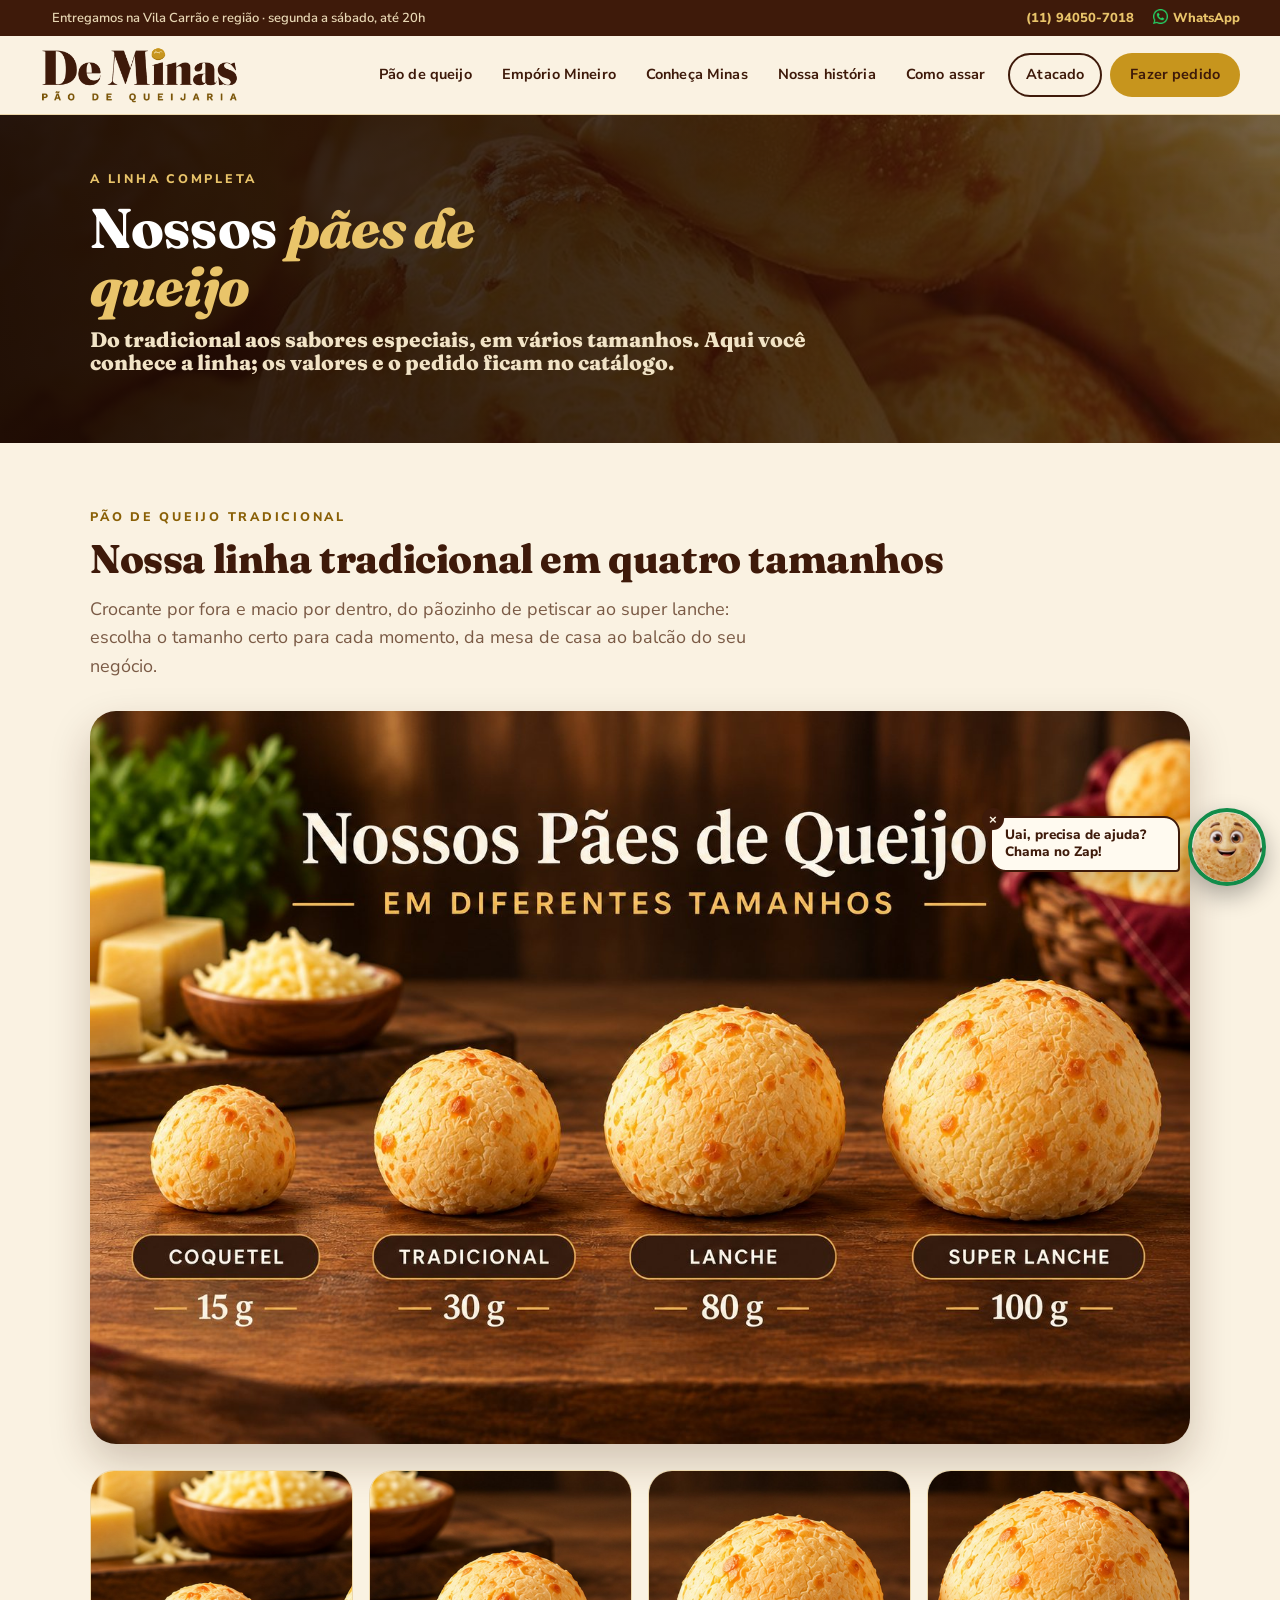
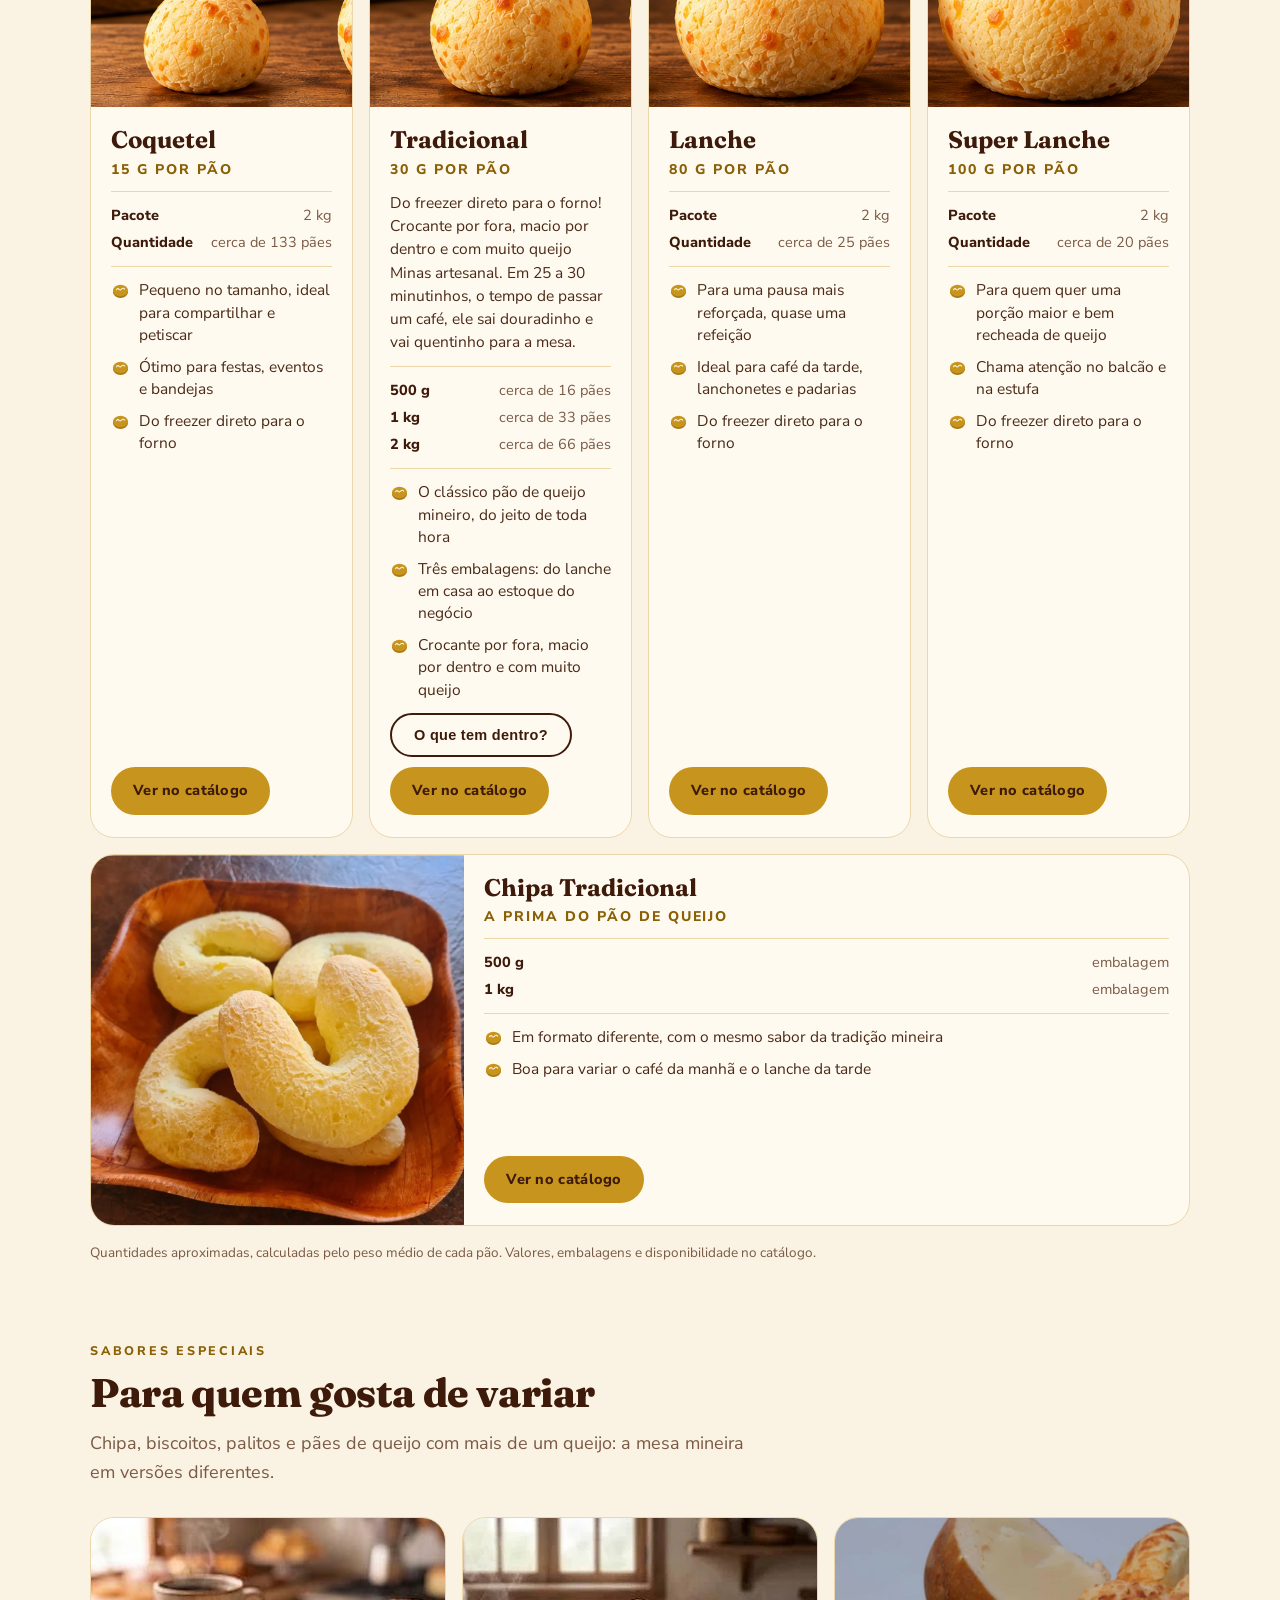
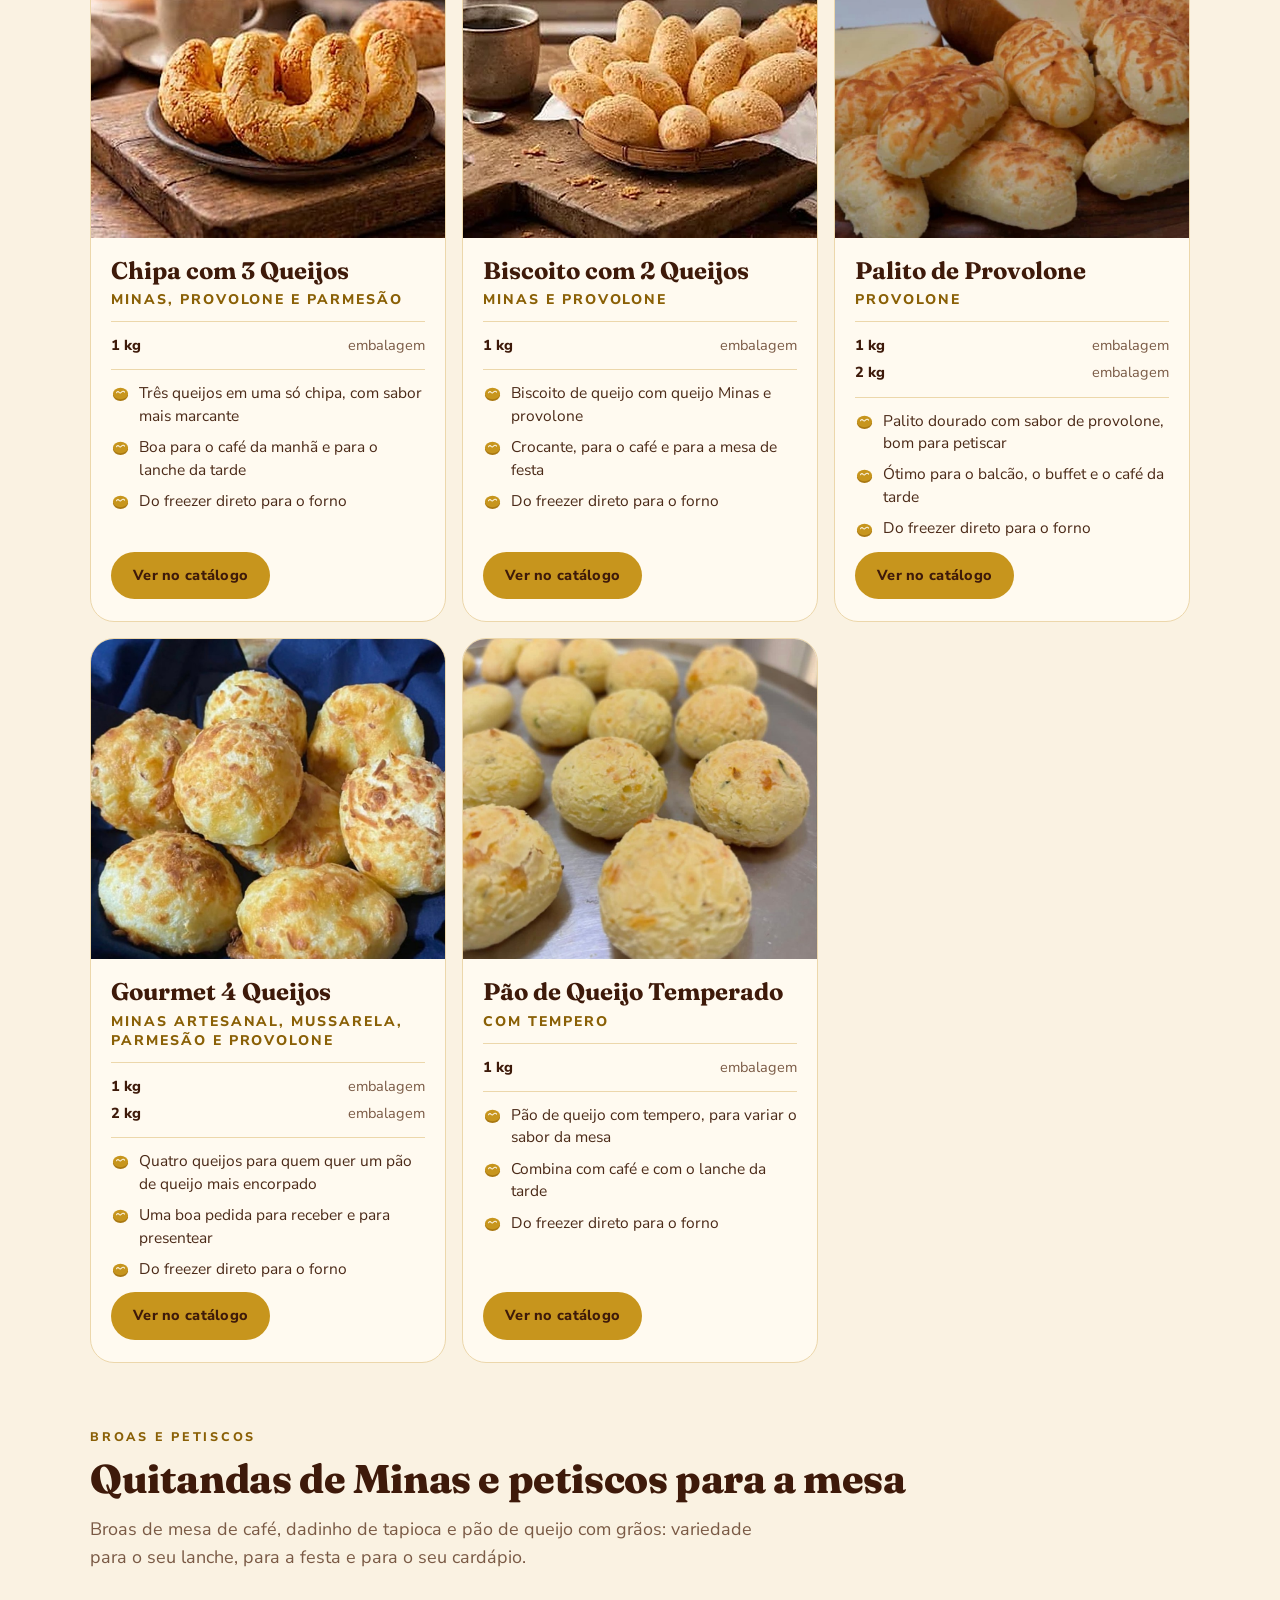
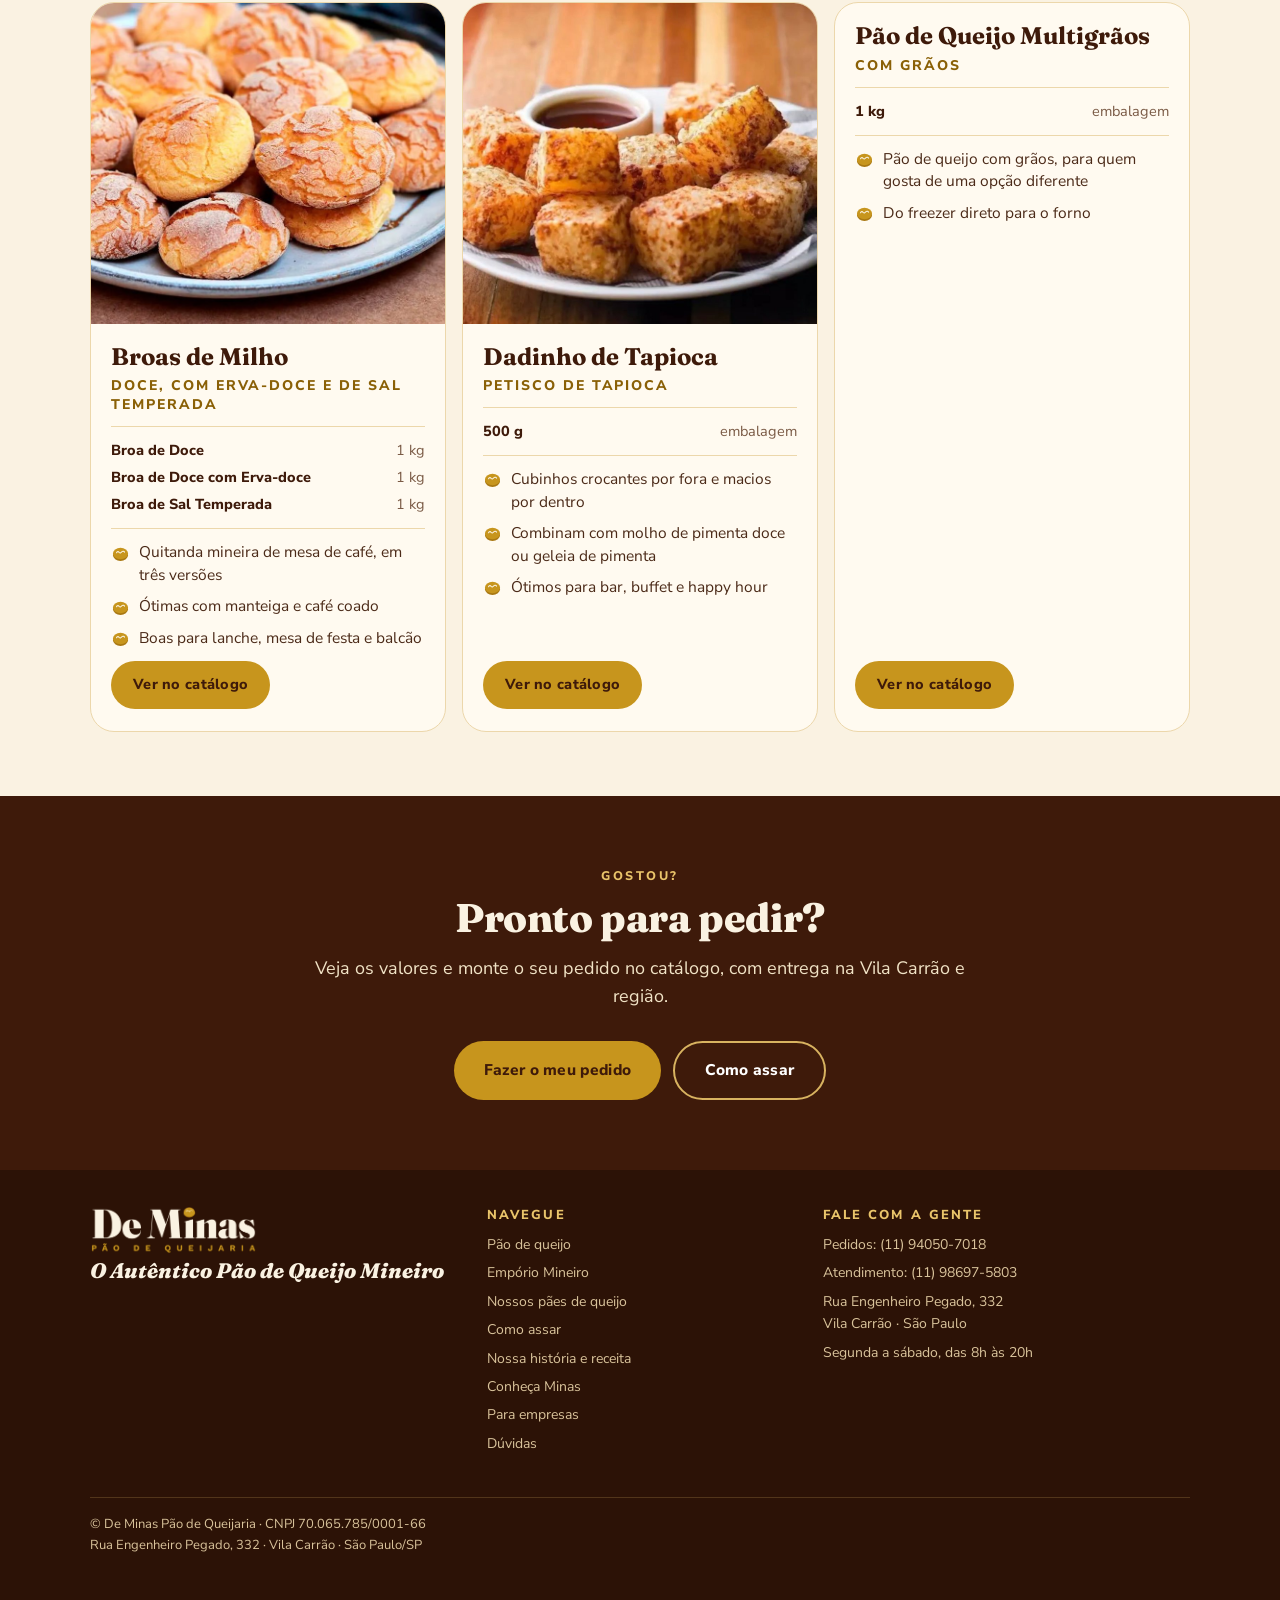
<file: nossos-paes-de-queijo.html>
<!doctype html>
<html lang="pt-BR">
<head>
<meta charset="utf-8">
<meta name="viewport" content="width=device-width, initial-scale=1, viewport-fit=cover">
<meta name="color-scheme" content="light">
<meta name="theme-color" content="#3e1a0a">
<title>Nossos pães de queijo: tradicional, sabores especiais, broas e petiscos | De Minas</title>
<meta name="description" content="Conheça a linha de pães de queijo da De Minas: tradicional em quatro tamanhos, sabores especiais, broas, dadinho de tapioca e mais. Do freezer direto para o forno.">
<link rel="canonical" href="https://deminaspaodequeijaria.com.br/nossos-paes-de-queijo.html">
<meta property="og:type" content="website">
<meta property="og:site_name" content="De Minas Pão de Queijaria">
<meta property="og:locale" content="pt_BR">
<meta property="og:title" content="Nossos pães de queijo: tradicional, sabores especiais, broas e petiscos | De Minas">
<meta property="og:description" content="Conheça a linha de pães de queijo da De Minas: tradicional em quatro tamanhos, sabores especiais, broas, dadinho de tapioca e mais. Do freezer direto para o forno.">
<meta property="og:url" content="https://deminaspaodequeijaria.com.br/nossos-paes-de-queijo.html">
<meta property="og:image" content="https://deminaspaodequeijaria.com.br/og-image.png">
<meta name="twitter:card" content="summary_large_image">
<link rel="icon" type="image/svg+xml" href="favicon.svg">
<link rel="icon" type="image/png" sizes="64x64" href="favicon.png">
<link rel="apple-touch-icon" href="apple-touch-icon.png">
<link rel="preconnect" href="https://fonts.googleapis.com">
<link rel="preconnect" href="https://fonts.gstatic.com" crossorigin>
<link href="https://fonts.googleapis.com/css2?family=Fraunces:ital,opsz,wght@0,9..144,600;0,9..144,800;1,9..144,600&family=Nunito+Sans:wght@400;600;700;800&display=swap" rel="stylesheet">
<link rel="stylesheet" href="site.css?v=2">
</head>
<body>
<a class="skip" href="#conteudo">Pular para o conteúdo</a>
<div class="tb"><div class="wrap">
  <span class="rt">Entregamos na Vila Carrão e região · segunda a sábado, até 20h</span>
  <span class="r"><a href="tel:+5511940507018">(11) 94050-7018</a><a href="https://wa.me/5511940507018?text=Ol%C3%A1!%20Vim%20pelo%20site%20da%20De%20Minas." data-wa>WhatsApp</a></span>
</div></div>
<header class="top">
  <div class="wrap">
    <a href="./" data-int aria-label="De Minas Pão de Queijaria, início"><img src="logo.png" alt="De Minas Pão de Queijaria" width="720" height="210"></a>
    <nav aria-label="Principal">
      <a href="pao-de-queijo.html" data-int>Pão de queijo</a>
      <a href="emporio-mineiro.html" data-int>Empório Mineiro</a>
      <a href="conheca-minas.html" data-int>Conheça Minas</a>
      <a href="nossa-historia.html" data-int>Nossa história</a>
      <a href="como-assar.html" data-int>Como assar</a>
      <a class="rev" href="atacado.html" data-int>Atacado</a>
      <a class="cta" href="pao-de-queijo.html" data-int>Fazer pedido</a>
    </nav>
  </div>
</header>

<main id="conteudo">
<section class="hero2 sm" style="padding:0">
  <img src="pao-de-queijo-cesta.jpg" alt="" width="1400" height="934">
  <div class="wrap">
    <p class="eyebrow" style="color:var(--gold-l)">A linha completa</p>
    <h1>Nossos <em>pães de queijo</em></h1>
    <p class="sub">Do tradicional aos sabores especiais, em vários tamanhos. Aqui você conhece a linha; os valores e o pedido ficam no catálogo.</p>
    
  </div>
</section>

<section class="trad" id="tradicionais">
  <div class="wrap">
    <p class="eyebrow">Pão de queijo tradicional</p>
    <h2>Nossa linha tradicional em quatro tamanhos</h2>
    <p class="lead">Crocante por fora e macio por dentro, do pãozinho de petiscar ao super lanche: escolha o tamanho certo para cada momento, da mesa de casa ao balcão do seu negócio.</p>
    <figure class="pano"><img src="tradicionais-tamanhos.jpg" alt="Pães de queijo tradicionais nos tamanhos coquetel, tradicional, lanche e super lanche, lado a lado" loading="lazy" width="1536" height="1024"></figure>
    <div class="tgrid car">
      <article class="tcard "><div class="ph"><img src="tamanho-coquetel.jpg" alt="Pão de queijo Coquetel" loading="lazy" onerror="this.parentNode.style.display='none'"></div><div class="bd"><h3>Coquetel</h3><div class="pw">15 g por pão</div><div class="emb"><div><b>Pacote</b><span>2 kg</span></div><div><b>Quantidade</b><span>cerca de 133 pães</span></div></div><ul class="pdot"><li>Pequeno no tamanho, ideal para compartilhar e petiscar</li><li>Ótimo para festas, eventos e bandejas</li><li>Do freezer direto para o forno</li></ul><a class="btn btn-gold" href="pao-de-queijo.html#grupo=P%C3%A3o%20de%20Queijo%20Tradicional" data-int>Ver no catálogo</a></div></article>
      <article class="tcard "><div class="ph"><img src="tamanho-tradicional.jpg" alt="Pão de queijo Tradicional" loading="lazy" onerror="this.parentNode.style.display='none'"></div><div class="bd"><h3>Tradicional</h3><div class="pw">30 g por pão</div><p class="dd">Do freezer direto para o forno! Crocante por fora, macio por dentro e com muito queijo Minas artesanal. Em 25 a 30 minutinhos, o tempo de passar um café, ele sai douradinho e vai quentinho para a mesa.</p><div class="emb"><div><b>500 g</b><span>cerca de 16 pães</span></div><div><b>1 kg</b><span>cerca de 33 pães</span></div><div><b>2 kg</b><span>cerca de 66 pães</span></div></div><ul class="pdot"><li>O clássico pão de queijo mineiro, do jeito de toda hora</li><li>Três embalagens: do lanche em casa ao estoque do negócio</li><li>Crocante por fora, macio por dentro e com muito queijo</li></ul><div class="acts2"><button type="button" class="btn btn-line" data-ficha="tradicional">O que tem dentro?</button><a class="btn btn-gold" href="pao-de-queijo.html#grupo=P%C3%A3o%20de%20Queijo%20Tradicional" data-int>Ver no catálogo</a></div></div></article>
      <article class="tcard "><div class="ph"><img src="tamanho-lanche.jpg" alt="Pão de queijo Lanche" loading="lazy" onerror="this.parentNode.style.display='none'"></div><div class="bd"><h3>Lanche</h3><div class="pw">80 g por pão</div><div class="emb"><div><b>Pacote</b><span>2 kg</span></div><div><b>Quantidade</b><span>cerca de 25 pães</span></div></div><ul class="pdot"><li>Para uma pausa mais reforçada, quase uma refeição</li><li>Ideal para café da tarde, lanchonetes e padarias</li><li>Do freezer direto para o forno</li></ul><a class="btn btn-gold" href="pao-de-queijo.html#grupo=P%C3%A3o%20de%20Queijo%20Tradicional" data-int>Ver no catálogo</a></div></article>
      <article class="tcard "><div class="ph"><img src="tamanho-super-lanche.jpg" alt="Pão de queijo Super Lanche" loading="lazy" onerror="this.parentNode.style.display='none'"></div><div class="bd"><h3>Super Lanche</h3><div class="pw">100 g por pão</div><div class="emb"><div><b>Pacote</b><span>2 kg</span></div><div><b>Quantidade</b><span>cerca de 20 pães</span></div></div><ul class="pdot"><li>Para quem quer uma porção maior e bem recheada de queijo</li><li>Chama atenção no balcão e na estufa</li><li>Do freezer direto para o forno</li></ul><a class="btn btn-gold" href="pao-de-queijo.html#grupo=P%C3%A3o%20de%20Queijo%20Tradicional" data-int>Ver no catálogo</a></div></article>
      <article class="tcard wide" data-cod="PQ-022"><div class="ph"><img src="chipa-tradicional-real.jpg" alt="Chipa tradicional em uma tigela de madeira" loading="lazy" onerror="this.parentNode.style.display='none'"></div><div class="bd"><h3>Chipa Tradicional</h3><div class="pw">A prima do pão de queijo</div><div class="emb"><div><b>500 g</b><span>embalagem</span></div><div><b>1 kg</b><span>embalagem</span></div></div><ul class="pdot"><li>Em formato diferente, com o mesmo sabor da tradição mineira</li><li>Boa para variar o café da manhã e o lanche da tarde</li></ul><a class="btn btn-gold" href="pao-de-queijo.html#grupo=P%C3%A3o%20de%20Queijo%20Tradicional" data-int>Ver no catálogo</a></div></article>
    </div>
    <p class="nota">Quantidades aproximadas, calculadas pelo peso médio de cada pão. Valores, embalagens e disponibilidade no catálogo.</p>
  </div>
</section>
<section class="trad" id="sabores" style="padding-top:0">
  <div class="wrap">
    <p class="eyebrow">Sabores especiais</p>
    <h2>Para quem gosta de variar</h2>
    <p class="lead">Chipa, biscoitos, palitos e pães de queijo com mais de um queijo: a mesa mineira em versões diferentes.</p>
    <div class="tgrid t3 car">
      <article class="tcard" data-cods="PQ-003"><div class="ph"><img src="chipa-3-queijos.jpg" alt="Chipa em formato de ferradura sobre tábua de madeira, com xícara de café" loading="lazy" onerror="this.parentNode.style.display='none'"></div><div class="bd"><h3>Chipa com 3 Queijos</h3><div class="pw">Minas, Provolone e Parmesão</div><div class="emb"></div><ul class="pdot"><li>Três queijos em uma só chipa, com sabor mais marcante</li><li>Boa para o café da manhã e para o lanche da tarde</li><li>Do freezer direto para o forno</li></ul><a class="btn btn-gold" href="pao-de-queijo.html#grupo=Sabores%20Especiais" data-int>Ver no catálogo</a></div></article>
      <article class="tcard" data-cods="PQ-002"><div class="ph"><img src="biscoito-2-queijos.jpg" alt="Biscoitos de queijo dourados em uma cesta sobre tábua de madeira, com xícara de café" loading="lazy" onerror="this.parentNode.style.display='none'"></div><div class="bd"><h3>Biscoito com 2 Queijos</h3><div class="pw">Minas e Provolone</div><div class="emb"></div><ul class="pdot"><li>Biscoito de queijo com queijo Minas e provolone</li><li>Crocante, para o café e para a mesa de festa</li><li>Do freezer direto para o forno</li></ul><a class="btn btn-gold" href="pao-de-queijo.html#grupo=Sabores%20Especiais" data-int>Ver no catálogo</a></div></article>
      <article class="tcard" data-cods="PQ-005"><div class="ph"><img src="palito-de-provolone-real.jpg" alt="Palitos de provolone dourados ao lado de uma peça de queijo" loading="lazy" onerror="this.parentNode.style.display='none'"></div><div class="bd"><h3>Palito de Provolone</h3><div class="pw">Provolone</div><div class="emb"></div><ul class="pdot"><li>Palito dourado com sabor de provolone, bom para petiscar</li><li>Ótimo para o balcão, o buffet e o café da tarde</li><li>Do freezer direto para o forno</li></ul><a class="btn btn-gold" href="pao-de-queijo.html#grupo=Sabores%20Especiais" data-int>Ver no catálogo</a></div></article>
      <article class="tcard" data-cods="PQ-004"><div class="ph"><img src="gourmet-4-queijos-real.jpg" alt="Pães de queijo gourmet dourados em uma cesta com pano azul" loading="lazy" onerror="this.parentNode.style.display='none'"></div><div class="bd"><h3>Gourmet 4 Queijos</h3><div class="pw">Minas Artesanal, Mussarela, Parmesão e Provolone</div><div class="emb"></div><ul class="pdot"><li>Quatro queijos para quem quer um pão de queijo mais encorpado</li><li>Uma boa pedida para receber e para presentear</li><li>Do freezer direto para o forno</li></ul><a class="btn btn-gold" href="pao-de-queijo.html#grupo=Sabores%20Especiais" data-int>Ver no catálogo</a></div></article>
      <article class="tcard" data-cods="PQ-006"><div class="ph"><img src="temperado-real.jpg" alt="Pão de queijo temperado com ervas, já assado em uma assadeira" loading="lazy" onerror="this.parentNode.style.display='none'"></div><div class="bd"><h3>Pão de Queijo Temperado</h3><div class="pw">Com tempero</div><div class="emb"></div><ul class="pdot"><li>Pão de queijo com tempero, para variar o sabor da mesa</li><li>Combina com café e com o lanche da tarde</li><li>Do freezer direto para o forno</li></ul><a class="btn btn-gold" href="pao-de-queijo.html#grupo=Sabores%20Especiais" data-int>Ver no catálogo</a></div></article>
    </div>
  </div>
</section>
<section class="trad" id="quitandas" style="padding-top:0">
  <div class="wrap">
    <p class="eyebrow">Broas e petiscos</p>
    <h2>Quitandas de Minas e petiscos para a mesa</h2>
    <p class="lead">Broas de mesa de café, dadinho de tapioca e pão de queijo com grãos: variedade para o seu lanche, para a festa e para o seu cardápio.</p>
    <div class="tgrid t3 car">
      <article class="tcard" data-cods="PQ-007,PQ-008,PQ-009"><div class="ph"><img src="broas-de-milho.jpg" alt="Broas de milho douradas em um prato de cerâmica" loading="lazy" onerror="this.parentNode.style.display='none'"></div><div class="bd"><h3>Broas de Milho</h3><div class="pw">Doce, com erva-doce e de sal temperada</div><div class="emb"></div><ul class="pdot"><li>Quitanda mineira de mesa de café, em três versões</li><li>Ótimas com manteiga e café coado</li><li>Boas para lanche, mesa de festa e balcão</li></ul><a class="btn btn-gold" href="pao-de-queijo.html#grupo=Broas%20de%20Milho" data-int>Ver no catálogo</a></div></article>
      <article class="tcard" data-cods="PQ-021"><div class="ph"><img src="dadinho-de-tapioca.jpg" alt="Dadinhos de tapioca fritos com molho agridoce em um pote" loading="lazy" onerror="this.parentNode.style.display='none'"></div><div class="bd"><h3>Dadinho de Tapioca</h3><div class="pw">Petisco de tapioca</div><div class="emb"></div><ul class="pdot"><li>Cubinhos crocantes por fora e macios por dentro</li><li>Combinam com molho de pimenta doce ou geleia de pimenta</li><li>Ótimos para bar, buffet e happy hour</li></ul><a class="btn btn-gold" href="pao-de-queijo.html#grupo=Dadinho%20de%20Tapioca" data-int>Ver no catálogo</a></div></article>
            <article class="tcard" data-cods="PQ-020" data-foto="PQ-020"><div class="ph vazio"><img alt="Pão de queijo multigrãos" loading="lazy"></div><div class="bd"><h3>Pão de Queijo Multigrãos</h3><div class="pw">Com grãos</div><div class="emb"></div><ul class="pdot"><li>Pão de queijo com grãos, para quem gosta de uma opção diferente</li><li>Do freezer direto para o forno</li></ul><a class="btn btn-gold" href="pao-de-queijo.html#grupo=Multigr%C3%A3os" data-int>Ver no catálogo</a></div></article>
    </div>
  </div>
</section>
<section class="fecho">
  <div class="wrap">
    <p class="eyebrow" style="color:var(--gold-l)">Gostou?</p>
    <h2>Pronto para pedir?</h2>
    <p class="lead">Veja os valores e monte o seu pedido no catálogo, com entrega na Vila Carrão e região.</p>
    <div class="acts"><a class="btn btn-gold" href="pao-de-queijo.html" data-int>Fazer o meu pedido</a><a class="btn btn-line-l" href="como-assar.html" data-int>Como assar</a></div>
  </div>
</section>

</main>

<dialog class="ficha" id="ficha" aria-labelledby="fichaT">
  <div class="fi">
    <button type="button" class="fx" aria-label="Fechar" data-fecha>×</button>
    <img class="fotoficha" src="tradicional-30g-real.jpg" alt="Pães de queijo tradicionais de 30 g em uma tigela de madeira" onerror="this.remove()">
    <h3 id="fichaT">Tradicional <small>30 g</small></h3>
    <p class="tag">O clássico da mesa mineira.</p>
    <p class="tx">O sabor que a gente aprendeu a amar em Minas: muito queijo Minas artesanal, receita respeitada e nada de aditivo sintético, corante ou aroma artificial. Crocante por fora, macio por dentro, chega congelado e vai do freezer direto para o seu forno.</p>
    <h4>O que tem dentro?</h4>
    <img class="ingimg" data-src="ingredientes-tradicional.jpg" alt="Ingredientes do pão de queijo: queijo Minas, polvilho, leite, óleo, ovos, água e sal">
    <ul class="pdot ingl"><li>Queijo Minas artesanal meia cura</li><li>Polvilho doce</li><li>Polvilho azedo</li><li>Amido de mandioca</li><li>Leite integral em pó</li><li>Óleo de soja filtrado</li><li>Ovos</li><li>Água</li><li>Sal</li></ul>
    <p class="nao2">Sem aditivo sintético, corante, aroma artificial ou gordura hidrogenada.</p>
    <div class="fb"><a class="btn btn-gold" href="pao-de-queijo.html#grupo=P%C3%A3o%20de%20Queijo%20Tradicional" data-int>Ver no catálogo</a><button type="button" class="btn btn-line-l" data-fecha>Fechar</button></div>
  </div>
</dialog>
<footer>
  <div class="wrap">
    <div class="cols">
      <div><img src="logo-claro.png" alt="De Minas Pão de Queijaria" width="720" height="207"><p class="slogan">O Autêntico Pão de Queijo Mineiro</p></div>
      <div><h4>Navegue</h4><p><a href="pao-de-queijo.html" data-int>Pão de queijo</a></p><p><a href="emporio-mineiro.html" data-int>Empório Mineiro</a></p><p><a href="nossos-paes-de-queijo.html" data-int>Nossos pães de queijo</a></p><p><a href="como-assar.html" data-int>Como assar</a></p><p><a href="nossa-historia.html" data-int>Nossa história e receita</a></p><p><a href="conheca-minas.html" data-int>Conheça Minas</a></p><p><a href="atacado.html" data-int>Para empresas</a></p><p><a href="./#duvidas" data-int>Dúvidas</a></p></div>
      <div><h4>Fale com a gente</h4><p>Pedidos: (11) 94050-7018</p><p>Atendimento: (11) 98697-5803</p><p>Rua Engenheiro Pegado, 332<br>Vila Carrão · São Paulo</p><p>Segunda a sábado, das 8h às 20h</p></div>
      <div class="copy">© De Minas Pão de Queijaria · CNPJ 70.065.785/0001-66<br>Rua Engenheiro Pegado, 332 · Vila Carrão · São Paulo/SP</div>
    </div>
  </div>
</footer>
<div class="pfab" id="pfab"><div class="bb" role="note">Uai, precisa de ajuda? Chama no Zap!<button type="button" aria-label="Fechar" onclick="this.closest('.bb').remove()">×</button></div><a class="av" href="https://wa.me/5511940507018?text=Ol%C3%A1!%20Vim%20pelo%20site%20da%20De%20Minas%20e%20preciso%20de%20ajuda." data-wa aria-label="Falar no WhatsApp com o Pingo"><img src="pingo-rosto.png" alt="" width="300" height="300"></a></div>
<nav class="mbar" aria-label="Atalhos">
  <a class="go" href="pao-de-queijo.html" data-int>Pão de queijo</a>
  <a href="emporio-mineiro.html" data-int>Empório</a>
  <a href="atacado.html" data-int>Atacado</a>
  <a href="https://wa.me/5511940507018?text=Ol%C3%A1!%20Vim%20pelo%20site%20da%20De%20Minas%20e%20quero%20fazer%20um%20pedido." data-wa>WhatsApp</a>
</nav>

<script src="site.js?v=2"></script>
<script>
(() => {
  'use strict';
  const {esc, fmt, carregaProdutos} = window.DM;
  carregaProdutos().then(D => {
    const P = Object.fromEntries((D.produtos || []).map(p => [p.codigo, p]));
    document.querySelectorAll('.tcard[data-cods]').forEach(c => {
      const L = c.dataset.cods.split(',').map(k => P[k]).filter(Boolean); if (!L.length) return;
      const e = c.querySelector('.emb');
      e.innerHTML = L.length === 1 ? L[0].opcoes.map(o => `<div><b>${esc(fmt(o.label))}</b><span>embalagem</span></div>`).join('')
        : L.map(p => `<div><b>${esc(p.nome.replace(/^Pão de Queijo\s+/i, ''))}</b><span>${esc(p.opcoes.map(o => fmt(o.label)).join(' · '))}</span></div>`).join('');
    });
    document.querySelectorAll('.tcard[data-foto]').forEach(c => {
      const p = P[c.dataset.foto]; if (!p || !p.foto) return;
      const im = c.querySelector('img'), ph = c.querySelector('.ph');
      im.onload = () => ph.classList.remove('vazio'); im.src = p.foto;
    });
  }).catch(() => {});
  // ficha do produto (O que tem dentro?)
  const d = document.getElementById('ficha');
  if (d && d.showModal) {
    document.querySelectorAll('[data-ficha]').forEach(b => b.addEventListener('click', () => {
      const im = d.querySelector('.ingimg'); if (im && im.dataset.src) { im.onerror = () => im.remove(); im.src = im.dataset.src; delete im.dataset.src; }
      d.showModal();
    }));
    d.addEventListener('click', e => { if (e.target === d || e.target.closest('[data-fecha]')) d.close(); });
  }
})();
</script>
</body>
</html>
</file>
<file: site.css>
:root{
  --cream:#faf2e2; --cream2:#f3e5c6; --card:#fffaf0; --line:#ecd7ab;
  --brown:#3e1a0a; --brown2:#5a2a12; --gold:#c7951d; --gold-d:#8a6006; --gold-l:#e9c46a;
  --red:#a7030e; --ink:#2a0d03; --muted:#7a5a45; --wa:#128c4a; --wa-d:#0d6e3a;
}
*{box-sizing:border-box}
html{-webkit-text-size-adjust:100%;scroll-behavior:smooth;scroll-padding-top:84px}
body{margin:0;background:var(--cream);color:var(--ink);font:16px/1.6 'Nunito Sans',system-ui,-apple-system,'Segoe UI',Roboto,sans-serif}
h1,h2,h3,.serif{font-family:'Fraunces',Georgia,'Times New Roman',serif}
a{color:inherit}
:focus-visible{outline:3px solid var(--gold);outline-offset:2px}
img{max-width:100%;display:block;height:auto}
.wrap{max-width:1140px;margin:0 auto;padding:0 20px}
section{padding:64px 0}
.eyebrow{font-weight:800;font-size:12.5px;letter-spacing:.22em;text-transform:uppercase;color:var(--gold-d);margin:0 0 10px}
h2{font-size:clamp(28px,3.8vw,40px);line-height:1.1;margin:0 0 14px;color:var(--brown);font-weight:800;letter-spacing:-.01em}
.lead{font-size:18px;color:var(--muted);max-width:62ch;margin:0 0 30px}
.btn{display:inline-flex;align-items:center;justify-content:center;gap:8px;border:0;border-radius:999px;padding:15px 30px;font-weight:800;font-size:15.5px;letter-spacing:.02em;text-decoration:none;cursor:pointer;min-height:50px;transition:background .2s,color .2s,transform .2s}
.btn:hover{transform:translateY(-1px)}
.btn-gold{background:var(--gold);color:var(--brown)}.btn-gold:hover{background:var(--gold-l)}
.btn-wa{background:var(--wa);color:#fff}.btn-wa:hover{background:var(--wa-d)}
.btn-line-l{background:transparent;color:#fff;border:2px solid rgba(233,196,106,.9)}.btn-line-l:hover{background:var(--gold-l);color:var(--brown)}
.btn-line{background:transparent;color:var(--brown);border:2px solid var(--brown)}.btn-line:hover{background:var(--brown);color:var(--cream)}
.skip{position:absolute;left:-999px;top:8px;background:var(--gold);color:var(--brown);padding:10px 16px;border-radius:10px;font-weight:800;z-index:100}.skip:focus{left:12px}
/* barra de contato */
.tb{background:var(--brown);color:#e8d7b4;font-weight:600;font-size:13px}
.tb .wrap{display:flex;justify-content:space-between;align-items:center;gap:12px;min-height:36px;max-width:1240px}
.tb a{text-decoration:none;font-weight:800;color:var(--gold-l)}.tb a:hover{text-decoration:underline}
.tb .r{display:flex;gap:18px;align-items:center}
/* topo */
.top{position:sticky;top:0;z-index:40;background:var(--cream);border-bottom:1px solid var(--line);transition:box-shadow .2s}
.top.sc{box-shadow:0 8px 24px rgba(62,26,10,.14)}
.top .wrap{display:flex;align-items:center;gap:18px;height:78px;max-width:1240px}
.top .wrap>a{flex:none}
.top img{height:58px;width:auto;max-width:none}
.top nav{margin-left:auto;display:flex;gap:4px;align-items:center;white-space:nowrap}
.top nav a{font-weight:700;font-size:14.5px;text-decoration:none;padding:10px 13px;border-radius:999px;color:var(--brown);letter-spacing:.01em}
.top nav a:hover{background:var(--cream2)}
.top nav a.rev{border:2px solid var(--brown);padding:8px 16px;margin-left:6px}.top nav a.rev:hover{background:var(--brown);color:var(--cream)}
.top nav a.cta{background:var(--gold);margin-left:4px;padding:10px 20px}.top nav a.cta:hover{background:var(--gold-l)}
/* banner com imagens deslizando */
.slider{position:relative;overflow:hidden;background:#1e0c04;touch-action:pan-y}
.track{display:flex;transition:transform .9s cubic-bezier(.65,0,.35,1);will-change:transform}
.sl{flex:0 0 100%;position:relative;min-height:clamp(470px,72vh,700px);display:flex;align-items:center;overflow:hidden}
.sl>img{position:absolute;inset:0;width:100%;height:100%;object-fit:cover;transform:scale(1.04);transition:transform 9s ease-out}
.sl.on>img{transform:scale(1.12)}
.sl::after{content:"";position:absolute;inset:0;background:linear-gradient(90deg,rgba(25,9,3,.86) 0%,rgba(25,9,3,.62) 42%,rgba(25,9,3,.12) 100%)}
.sl .txt{position:relative;z-index:2;max-width:1140px;width:100%;margin:0 auto;padding:60px 20px 90px;color:#fff}
.sl .txt>*{max-width:600px}
.sl .eyebrow{color:var(--gold-l)}
.sl .h{font:800 clamp(36px,5.6vw,62px)/1.04 'Fraunces',Georgia,serif;margin:0 0 16px;letter-spacing:-.015em}
.sl .h em{color:var(--gold-l);font-style:italic}
.sl p.sub{font-size:clamp(17px,2vw,20px);color:#f1e3c6;margin:0 0 26px}
.sl .acts{display:flex;gap:12px;flex-wrap:wrap}
.sl .txt>*{opacity:0;transform:translateY(18px);transition:opacity .7s .35s,transform .7s .35s}
.sl.on .txt>*{opacity:1;transform:none}
.sl.on .txt>*:nth-child(2){transition-delay:.45s}.sl.on .txt>*:nth-child(3){transition-delay:.55s}.sl.on .txt>*:nth-child(4){transition-delay:.65s}
.sn{position:absolute;top:50%;transform:translateY(-50%);z-index:5;width:48px;height:48px;border-radius:50%;border:1.5px solid rgba(233,196,106,.7);background:rgba(25,9,3,.35);color:#fff;font-size:26px;line-height:1;cursor:pointer;display:flex;align-items:center;justify-content:center;backdrop-filter:blur(4px)}
.sn:hover{background:var(--gold);color:var(--brown)}.sn.p{left:18px}.sn.n{right:18px}
.dots{position:absolute;left:0;right:0;bottom:24px;z-index:5;display:flex;justify-content:center;gap:10px}
.dots button{width:34px;height:5px;border-radius:99px;border:0;background:rgba(255,255,255,.4);cursor:pointer;padding:0;transition:background .2s,width .2s}
.dots button[aria-current="true"]{background:var(--gold-l);width:54px}
/* faixa de diferenciais */
.perks{background:var(--brown);color:var(--cream)}
.perks .wrap{display:grid;grid-template-columns:repeat(4,1fr);gap:0;max-width:1240px}
.perk{padding:20px 22px;border-left:1px solid rgba(233,196,106,.28);text-align:center}
.perk:first-child{border-left:0}
.perk b{display:block;font:800 17px/1.2 'Fraunces',serif;color:var(--gold-l)}
.perk span{font-size:13.5px;color:#d9c39b}
/* dois caminhos */
.paths{display:grid;grid-template-columns:1fr 1fr;gap:20px}
.path{position:relative;border-radius:26px;overflow:hidden;min-height:400px;display:flex;align-items:flex-end;text-decoration:none;color:#fff;isolation:isolate}
.path img{position:absolute;inset:0;width:100%;height:100%;object-fit:cover;transition:transform .8s;z-index:-2}
.path::after{content:"";position:absolute;inset:0;background:linear-gradient(180deg,rgba(25,9,3,0) 30%,rgba(25,9,3,.88) 100%);z-index:-1}
.path:hover img{transform:scale(1.06)}
.path .in{padding:30px}
.path .tag{display:inline-block;font-weight:800;font-size:12px;letter-spacing:.18em;text-transform:uppercase;color:var(--gold-l);border:1px solid rgba(233,196,106,.7);border-radius:99px;padding:4px 14px;margin-bottom:12px}
.path h3{font-size:clamp(28px,3.4vw,38px);margin:0 0 8px;line-height:1.05}
.path p{margin:0 0 16px;color:#f1e3c6;max-width:42ch}
.path .go{font-weight:800;color:var(--gold-l);letter-spacing:.03em}
/* queridinhos */
.feat{display:grid;grid-template-columns:1fr 1.15fr;background:var(--brown);color:var(--cream);border-radius:26px;overflow:hidden;margin-bottom:18px;text-decoration:none;box-shadow:0 16px 34px rgba(62,26,10,.22)}
.feat .ph{background:var(--brown2);min-height:260px}
.feat .ph img{width:100%;height:100%;object-fit:cover}
.feat .bd{padding:32px;display:flex;flex-direction:column;justify-content:center;gap:8px}
.feat .badge{align-self:flex-start;background:var(--gold);color:var(--brown);font-weight:800;font-size:12px;letter-spacing:.16em;text-transform:uppercase;padding:6px 14px;border-radius:999px}
.feat h3{margin:6px 0 0;font-size:clamp(26px,3vw,34px);line-height:1.08;color:var(--cream)}
.feat .opc{font-size:16px;color:var(--gold-l);font-weight:700}
.feat p{margin:0;color:#e8d7b4}
.feat .go{margin-top:12px;align-self:flex-start}
.grid{display:grid;grid-template-columns:repeat(3,1fr);gap:18px}
.pc{background:var(--card);border:1px solid var(--line);border-radius:22px;overflow:hidden;text-decoration:none;display:flex;flex-direction:column;transition:transform .2s,box-shadow .2s}
.pc:hover{transform:translateY(-4px);box-shadow:0 16px 30px rgba(74,23,5,.15)}
.pc .ph{aspect-ratio:4/3;background:var(--cream2);overflow:hidden}
.pc .ph img{width:100%;height:100%;object-fit:cover;transition:transform .6s}.pc:hover .ph img{transform:scale(1.05)}
.pc .bd{padding:16px 18px 20px}
.pc h3{margin:0 0 4px;font-size:19px;line-height:1.2;color:var(--brown)}
.pc .op{font-weight:700;color:var(--gold-d);font-size:14.5px}
.more{margin-top:30px;text-align:center}
/* galeria */
.gal{display:grid;grid-template-columns:repeat(3,1fr);gap:14px}
.gal figure{margin:0;position:relative;border-radius:22px;overflow:hidden;background:var(--brown2);aspect-ratio:4/3}
.gal figure.big{grid-column:span 2;grid-row:span 2;aspect-ratio:auto;min-height:100%}
.gal img{width:100%;height:100%;object-fit:cover;display:block;transition:transform .7s}.gal figure:hover img{transform:scale(1.05)}
.gal figcaption{position:absolute;left:0;right:0;bottom:0;padding:44px 18px 16px;color:#fff;font:800 17px/1.2 'Fraunces',serif;background:linear-gradient(transparent,rgba(30,12,4,.82))}
.gal figcaption small{display:block;font:600 13px 'Nunito Sans',sans-serif;opacity:.92;margin-top:2px}
/* história */
.story .box{display:grid;grid-template-columns:1.15fr .85fr;gap:44px;align-items:start}
.story p{margin:0 0 15px;font-size:17.5px;color:#4b2a18}
.story .frase{font:italic 800 clamp(26px,3.4vw,36px)/1.18 'Fraunces',serif;color:var(--brown);margin:0 0 20px}
.story .frase em{color:var(--gold-d)}
.story .card2{background:var(--brown);color:var(--cream);border-radius:26px;padding:32px;position:sticky;top:100px}
.story .card2 h3{margin:0 0 12px;font-size:24px;color:var(--gold-l)}
.story .card2 p{color:#f1e3c6;font-size:16.5px;margin:0 0 12px}
.story .card2 .sig{font-weight:800;letter-spacing:.14em;font-size:12.5px;color:var(--gold-l);text-transform:uppercase;margin-top:16px}
/* receita */
.rec{background:var(--cream2)}
.rec .queijo{background:linear-gradient(135deg,var(--brown),var(--brown2));color:var(--cream);border-radius:24px;padding:28px 30px;margin-bottom:18px}
.rec .queijo b{display:block;font:800 clamp(22px,2.6vw,28px)/1.1 'Fraunces',serif;color:var(--gold-l);margin-bottom:6px}
.rec .queijo span{color:#f1e3c6;font-size:16.5px}
.ing{display:grid;grid-template-columns:repeat(2,1fr);gap:0 40px;margin:0;padding:0;list-style:none}
.ing li{display:flex;gap:16px;align-items:baseline;padding:15px 0;border-bottom:1px solid rgba(138,96,6,.28)}
.ing li i{flex:none;font:800 15px 'Fraunces',serif;color:var(--gold-d);font-style:normal;width:26px}
.ing li b{color:var(--brown);font-size:17px}
.ing li span{display:block;font-size:14.5px;color:var(--muted)}
.nao{margin-top:26px;background:var(--card);border:1px solid var(--line);border-radius:22px;padding:24px 28px}
.nao h3{margin:0 0 12px;font-size:21px;color:var(--brown)}
.nao ul{margin:0;padding:0;list-style:none;display:grid;grid-template-columns:repeat(auto-fit,minmax(250px,1fr));gap:9px 24px}
.nao li{font-weight:700;color:#4b2a18;padding-left:26px;position:relative}
.nao li::before{content:"×";position:absolute;left:0;top:-2px;color:var(--red);font:800 22px/1 'Fraunces',serif}
.selo{margin-top:22px;display:flex;gap:18px;align-items:center;background:var(--brown);color:var(--cream);border-radius:20px;padding:18px 24px;font-weight:700}
.selo b{font:800 30px/1 'Fraunces',serif;color:var(--gold-l);white-space:nowrap}
/* como assar */
.ap{display:grid;grid-template-columns:repeat(2,1fr);gap:18px}
.ap .a{background:var(--card);border:1px solid var(--line);border-top:4px solid var(--gold);border-radius:22px;padding:26px 28px}
.ap .a h3{margin:0;font-size:24px;color:var(--brown)}
.ap .a .t{font:800 clamp(44px,6vw,60px)/1 'Fraunces',serif;color:var(--gold-d);margin:6px 0 8px}
.ap .a p{margin:0;color:var(--muted)}
.dicas{display:grid;grid-template-columns:repeat(4,1fr);gap:14px;margin-top:18px}
.dica{background:var(--card);border-left:4px solid var(--gold);border-radius:14px;padding:16px 18px;font-size:15px;color:#4b2a18}
.dica b{display:block;color:var(--brown);margin-bottom:3px;font-size:16px}
.note{margin-top:16px;font-size:14px;color:var(--muted)}
.how{background:var(--cream2)}
.how .dica,.how .ap .a{background:var(--card)}
/* guia */
.guia details{background:var(--card);border:1px solid var(--line);border-radius:18px;margin-bottom:10px;overflow:hidden}
.guia summary{cursor:pointer;list-style:none;display:flex;align-items:center;gap:14px;padding:18px 22px}
.guia summary::-webkit-details-marker{display:none}
.guia summary b{display:block;font:800 21px/1.15 'Fraunces',serif;color:var(--brown)}
.guia summary span{font-size:14.5px;color:var(--muted);font-style:italic}
.guia summary::after{content:"+";margin-left:auto;font:800 28px/1 'Fraunces',serif;color:var(--gold-d)}
.guia details[open] summary::after{content:"–"}
.guia .corpo{padding:2px 22px 22px;display:grid;gap:14px}
.guia .corpo p{margin:0;color:#4b2a18}
.guia .tags{display:flex;flex-wrap:wrap;gap:8px}
.guia .tags span{background:var(--brown);color:var(--gold-l);font-weight:800;font-size:13.5px;border-radius:999px;padding:5px 14px}
.guia .dica2{background:var(--cream2);border-radius:14px;padding:12px 16px;font-size:15px}
.guia .dica2 b{color:var(--brown)}
/* prosa mineira */
.mines{background:var(--brown);color:var(--cream)}
.mines h2{color:var(--cream)}.mines .lead{color:#f1e3c6}
.mines .g{display:grid;grid-template-columns:repeat(4,1fr);gap:12px}
.mines .w{border:1px solid rgba(233,196,106,.4);border-radius:18px;padding:18px;background:rgba(233,196,106,.07)}
.mines .w b{display:block;font:800 23px 'Fraunces',serif;color:var(--gold-l);margin-bottom:4px}
.mines .w span{font-size:14px;color:#e8d7b4}
/* empório */
.emp .box{display:grid;grid-template-columns:1.05fr .95fr;gap:0;border-radius:28px;overflow:hidden;background:var(--brown);color:var(--cream);box-shadow:0 20px 44px rgba(62,26,10,.25)}
.emp .box img{width:100%;height:100%;object-fit:cover;min-height:380px}
.emp .tx{padding:44px 40px;align-self:center}
.emp h2{color:var(--cream)}
.emp p.l{color:#f1e3c6;font-size:17.5px;margin:0 0 20px}
.chips{display:flex;flex-wrap:wrap;gap:8px;margin:0 0 24px;padding:0;list-style:none}
.chips li{border:1px solid rgba(233,196,106,.55);color:var(--gold-l);border-radius:999px;padding:6px 15px;font-weight:700;font-size:14px}
/* marcas */
.marcas .g{display:grid;grid-template-columns:repeat(auto-fit,minmax(230px,1fr));gap:16px}
.marcas .m{background:var(--card);border:1px solid var(--line);border-radius:22px;padding:28px 20px;text-align:center;display:flex;flex-direction:column;align-items:center;gap:10px;min-height:160px;justify-content:center}
.marcas .m img{max-height:56px;width:auto;max-width:80%}
.marcas .m .nm{font:800 24px/1.1 'Fraunces',serif;color:var(--brown)}
.marcas .m span{font-size:14px;color:var(--muted)}
/* empresas */
.biz{background:var(--card);border-top:1px solid var(--line);border-bottom:1px solid var(--line)}
.biz .top2{display:grid;grid-template-columns:1fr 1fr;gap:44px;align-items:start}
.bens{display:grid;gap:10px;margin:0 0 24px}
.bens div{background:var(--cream2);border-radius:14px;padding:13px 16px;font-size:15px;color:#4b2a18}
.bens b{display:block;color:var(--brown);font-size:16px}
.seg h3{margin:0 0 14px;font-size:22px;color:var(--brown)}
.seg ul{margin:0;padding:0;list-style:none;display:flex;flex-wrap:wrap;gap:9px}
.seg li{background:var(--brown);color:var(--gold-l);font-weight:800;font-size:14.5px;border-radius:999px;padding:8px 17px}
.seg p{margin:16px 0 0;color:var(--muted);font-size:15px}
/* entrega */
.tiers{display:grid;grid-template-columns:repeat(4,1fr);gap:14px;margin-bottom:18px}
.tier{background:var(--card);border:1px solid var(--line);border-radius:20px;padding:18px}
.tier .v{font:800 28px 'Fraunces',serif;color:var(--gold-d);line-height:1}
.tier p{margin:7px 0 0;font-size:13.5px;color:var(--muted)}
.info{display:grid;grid-template-columns:1fr 1fr;gap:14px}
.info .it{background:var(--card);border:1px solid var(--line);border-radius:18px;padding:16px 20px}
.info .it b{display:block;color:var(--brown);margin-bottom:2px}
/* faq */
.nota-entrega{background:var(--card);border:1px solid var(--line);border-left:4px solid var(--gold);border-radius:16px;padding:16px 20px;margin-bottom:16px;color:#4b2a18;font-size:16px}
.faq details{background:var(--card);border:1px solid var(--line);border-radius:16px;margin-bottom:10px;padding:0 20px}
.faq summary{cursor:pointer;font-weight:800;color:var(--brown);padding:17px 0;list-style:none;display:flex;justify-content:space-between;gap:14px}
.faq summary::-webkit-details-marker{display:none}
.faq summary::after{content:"+";font:800 26px/1 'Fraunces',serif;color:var(--gold-d)}
.faq details[open] summary::after{content:"–"}
.faq details p{margin:0 0 17px;color:var(--muted)}
/* contato */
.contact{background:var(--brown);color:var(--cream)}
.contact h2{color:var(--cream)}
.contact .box{display:grid;grid-template-columns:1fr 1fr;gap:34px;align-items:start}
.contact .lead{color:#f1e3c6}
.contact .btns{display:grid;gap:12px}
.contact .btn small{display:block;font-weight:600;font-size:12.5px;opacity:.9}
.contact .btn{justify-content:flex-start;flex-direction:column;align-items:flex-start;gap:0;padding:15px 24px;text-align:left}
.contact .addr{font-size:16px;line-height:1.7}.contact .addr b{color:var(--gold-l)}
footer{background:#2c1206;color:#d9c39b;padding:36px 0 100px;font-size:14px}
footer .cols{display:grid;grid-template-columns:1.2fr 1fr 1.2fr;gap:30px;width:100%}
footer img{height:48px;width:auto}
footer h4{margin:0 0 10px;color:var(--gold-l);font:800 13px 'Nunito Sans',sans-serif;letter-spacing:.16em;text-transform:uppercase}
footer .cols p{margin:0 0 6px;line-height:1.6}
footer a{text-decoration:none}footer a:hover{text-decoration:underline}
footer .slogan{font:italic 800 21px/1.25 'Fraunces',serif;color:var(--cream);margin:12px 0 0}
footer .copy{grid-column:1/-1;border-top:1px solid rgba(233,196,106,.2);padding-top:16px;margin-top:6px;font-size:13px}

/* linha tradicional */
.pdot{list-style:none;margin:0;padding:0;display:grid;gap:9px}
.pdot li{position:relative;padding-left:28px;color:#4b2a18;font-size:15.5px;line-height:1.45}
.pdot li::before{content:"";position:absolute;left:0;top:.2em;width:19px;height:17px;background:url("data:image/svg+xml,%3Csvg xmlns='http://www.w3.org/2000/svg' viewBox='0 0 100 100'%3E%3Cellipse cx='50' cy='60' rx='44' ry='34' fill='%23a97812'/%3E%3Cellipse cx='50' cy='50' rx='44' ry='34' fill='%23c7951d'/%3E%3Cpath d='M26 46C30 36 38 38 43 44C48 50 54 44 59 39C63 35 70 37 74 42' stroke='%23faf2e2' stroke-width='6' fill='none' stroke-linecap='round'/%3E%3C/svg%3E") center/contain no-repeat}
.trad .pano{margin:0 0 26px;border-radius:26px;overflow:hidden;box-shadow:0 18px 40px rgba(62,26,10,.22)}
.trad .pano img{width:100%;height:auto;display:block}
.tgrid{display:grid;grid-template-columns:repeat(4,1fr);gap:16px}
.tgrid.t3{grid-template-columns:repeat(3,1fr)}
.tcard{background:var(--card);border:1px solid var(--line);border-radius:24px;overflow:hidden;display:flex;flex-direction:column}
.tcard .ph{aspect-ratio:420/380;background:var(--brown2);overflow:hidden}
.tcard .ph img{width:100%;height:100%;object-fit:cover;transition:transform .7s}.tcard:hover .ph img{transform:scale(1.05)}
.tcard .bd{padding:20px 20px 22px;display:flex;flex-direction:column;gap:12px;flex:1}
.tcard h3{margin:0;font-size:24px;line-height:1.1;color:var(--brown)}
.tcard .pw{font:800 14px 'Nunito Sans',sans-serif;letter-spacing:.14em;text-transform:uppercase;color:var(--gold-d);margin-top:-6px}
.tcard .emb{border-top:1px solid var(--line);border-bottom:1px solid var(--line);padding:10px 0;font-size:14.5px;color:var(--brown)}
.tcard .emb div{display:flex;justify-content:space-between;gap:10px;padding:2px 0}
.tcard .emb b{font-weight:800}.tcard .emb b{font-weight:800}.tcard .emb span{color:var(--muted);text-align:right}
.tcard .btn{margin-top:auto;align-self:flex-start;padding:12px 22px;min-height:44px;font-size:14.5px}
.tcard.wide{grid-column:1/-1;flex-direction:row}
.tcard.wide .ph{flex:0 0 34%;aspect-ratio:auto;min-height:230px}
.tcard .ph.vazio{display:none}
.trad .nota{margin-top:16px;font-size:13.5px;color:var(--muted)}
@media(max-width:1000px){.tgrid,.tgrid.t3{grid-template-columns:1fr 1fr}}
@media(max-width:820px){.tgrid{gap:12px}.tcard h3{font-size:21px}.tcard .bd{padding:16px 16px 18px}.tcard.wide{flex-direction:column}.tcard.wide .ph{flex:none;aspect-ratio:16/9;min-height:0}}
@media(max-width:560px){.tgrid,.tgrid.t3{grid-template-columns:1fr}}

/* modo de assar */
.steps{list-style:none;margin:0 0 22px;padding:0;display:grid;grid-template-columns:repeat(4,1fr);gap:16px}
.st{background:var(--card);border:1px solid var(--line);border-radius:24px;overflow:hidden;display:flex;flex-direction:column;position:relative}
.st .n{position:absolute;left:14px;top:14px;z-index:2;width:38px;height:38px;border-radius:50%;background:var(--gold);color:var(--brown);font:800 19px 'Fraunces',serif;display:flex;align-items:center;justify-content:center;box-shadow:0 4px 10px rgba(0,0,0,.25)}
.st .ph{aspect-ratio:16/11;background:var(--brown2);overflow:hidden}.st .ph img{width:100%;height:100%;object-fit:cover}
.st .tx{padding:18px 20px 22px}
.st h3{margin:0 0 6px;font-size:21px;line-height:1.15;color:var(--brown)}
.st p{margin:0;color:#4b2a18;font-size:15.5px}
.st.quente{background:linear-gradient(160deg,var(--brown),var(--brown2));border-color:var(--brown);justify-content:center;text-align:center;padding:34px 20px;min-height:260px}
.st.quente .n{background:var(--gold-l)}
.st.quente h3{color:var(--cream)}
.st.quente .big{font:800 clamp(52px,6vw,72px)/1 'Fraunces',serif;color:var(--gold-l);margin:10px 0 4px}
.st.quente p{color:#e8d7b4}
.air{display:grid;grid-template-columns:1fr 1fr;border-radius:26px;overflow:hidden;background:var(--card);border:1px solid var(--line);margin-bottom:34px}
.air img{width:100%;height:100%;object-fit:cover;min-height:260px}
.air .tx{padding:30px 32px;align-self:center}
.air h3{margin:0;font-size:28px;color:var(--brown)}
.air .t{font:800 clamp(46px,5vw,60px)/1 'Fraunces',serif;color:var(--gold-d);margin:8px 0}
.air p{margin:0;color:var(--muted)}
.sub{font:800 clamp(24px,3vw,30px)/1.1 'Fraunces',serif;color:var(--brown);margin:8px 0 16px}
.dp2{display:grid;grid-template-columns:minmax(220px,340px) 1fr;gap:26px;align-items:center}
.dp2 .mascote img{width:100%;height:auto;filter:drop-shadow(0 18px 22px rgba(62,26,10,.28))}
.dp2 .bolhas{display:grid;gap:12px}
.dp2 .bolha{position:relative;background:var(--card);border:2px solid var(--brown);border-radius:22px 22px 22px 6px;padding:15px 20px;font-size:16.5px;color:#3b2012;font-weight:600;line-height:1.4;margin-left:12px}
.dp2 .bolha b{color:var(--gold-d)}
.dp2 .bolha::before{content:"";position:absolute;left:-10px;top:50%;margin-top:-7px;width:14px;height:14px;background:var(--card);border-left:2px solid var(--brown);border-bottom:2px solid var(--brown);transform:rotate(45deg)}
/* mascote flutuante */
.pfab{position:fixed;right:14px;bottom:14px;z-index:50;display:flex;align-items:flex-end;gap:8px;text-decoration:none}
.pfab .bb{position:relative;background:var(--card);color:var(--brown);border:2px solid var(--brown);border-radius:16px 16px 4px 16px;padding:9px 13px;font-weight:800;font-size:13.5px;max-width:190px;line-height:1.25;box-shadow:0 10px 24px rgba(0,0,0,.18);margin-bottom:14px}
.pfab .bb button{position:absolute;top:-10px;left:-10px;width:22px;height:22px;border-radius:50%;border:0;background:var(--brown);color:var(--cream);font-weight:800;cursor:pointer;line-height:1}
.pfab .av{width:78px;height:78px;border-radius:50%;background:var(--cream);border:4px solid var(--wa);box-shadow:0 10px 24px rgba(0,0,0,.3);display:flex;align-items:center;justify-content:center;overflow:hidden}
.pfab .av img{width:100%;height:100%;object-fit:cover}
@keyframes pulso{0%{box-shadow:0 10px 24px rgba(0,0,0,.3),0 0 0 0 rgba(18,140,74,.55)}70%,100%{box-shadow:0 10px 24px rgba(0,0,0,.3),0 0 0 16px rgba(18,140,74,0)}}
.pfab .av{animation:pulso 3s ease-out 2s infinite}
@media(prefers-reduced-motion:reduce){.pfab .av{animation:none}}
.tb .at{border:1px solid rgba(233,196,106,.7);border-radius:99px;padding:2px 12px}
@media(max-width:1000px){.steps{grid-template-columns:1fr 1fr}.dp2{grid-template-columns:1fr}.dp2 .mascote{max-width:300px;margin:0 auto}.dp2 .bolha{margin-left:0}.dp2 .bolha::before{display:none}}
@media(max-width:820px){.air{grid-template-columns:1fr}.air img{min-height:0;aspect-ratio:16/9}.air .tx{padding:22px}.mbar{grid-template-columns:repeat(4,1fr)}.mbar a{font-size:12.5px;padding:12px 2px}.pfab{bottom:calc(76px + env(safe-area-inset-bottom));right:10px}.pfab .bb{display:none}.pfab .av{width:62px;height:62px}}
@media(max-width:560px){.steps{grid-template-columns:1fr}.st.quente{min-height:0;padding:26px 20px}}

.dd{margin:0;color:#4b2a18;font-size:15.5px;line-height:1.5}
.mesa .box{display:grid;grid-template-columns:1fr 1fr;gap:38px;align-items:center}
.mesa .box>img{width:100%;height:100%;max-height:520px;object-fit:cover;border-radius:28px;box-shadow:0 18px 40px rgba(62,26,10,.22)}
.pdot.grande{gap:12px;margin:0 0 26px}.pdot.grande li{font-size:17px}.pdot.grande li b{color:var(--brown)}
.ingfotos{margin-top:34px}
.ingfotos .ig{display:grid;grid-template-columns:repeat(3,1fr);gap:12px}
.ingfotos figure{margin:0;position:relative;border-radius:20px;overflow:hidden;aspect-ratio:4/3;background:var(--brown2)}
.ingfotos img{width:100%;height:100%;object-fit:cover;display:block}
.ingfotos figcaption{position:absolute;left:0;right:0;bottom:0;padding:34px 14px 12px;color:#fff;font:800 17px/1.15 'Fraunces',serif;background:linear-gradient(transparent,rgba(30,12,4,.85))}
.citacao{background:var(--brown);color:var(--cream);padding:70px 0}
.citacao .box{display:grid;grid-template-columns:1fr;gap:30px;align-items:center;max-width:860px}
.citacao blockquote{margin:0 0 18px}
.citacao blockquote p{font:italic 800 clamp(30px,4.6vw,52px)/1.1 'Fraunces',serif;color:var(--gold-l);margin:0 0 10px;letter-spacing:-.01em}
.citacao .autor{display:block;font-style:normal;font-weight:800;letter-spacing:.18em;text-transform:uppercase;font-size:13px;color:#e8d7b4}
.citacao .resp{font-size:18px;color:#f1e3c6;margin:0 0 22px;max-width:46ch}
.citacao .box>img{width:100%;max-width:340px;justify-self:center;filter:drop-shadow(0 20px 24px rgba(0,0,0,.4))}
@media(max-width:820px){.mesa .box,.citacao .box{grid-template-columns:1fr}.mesa .box>img{max-height:300px}.ingfotos .ig{grid-template-columns:1fr 1fr}.citacao{padding:50px 0}.citacao .box>img{max-width:240px}}

.acts2{display:flex;gap:10px;flex-wrap:wrap;margin-top:auto}.acts2 .btn{margin-top:0}
.ficha{border:0;padding:0;border-radius:26px;max-width:min(560px,94vw);width:100%;max-height:92vh;background:var(--brown);color:var(--cream);box-shadow:0 30px 80px rgba(0,0,0,.5)}
.ficha::backdrop{background:rgba(25,9,3,.72);backdrop-filter:blur(3px)}
.ficha .fi{padding:30px 30px 26px;position:relative;overflow:auto;max-height:92vh}
.ficha .fx{position:absolute;right:14px;top:12px;width:42px;height:42px;border-radius:50%;border:1px solid rgba(233,196,106,.6);background:transparent;color:var(--gold-l);font-size:28px;line-height:1;cursor:pointer}
.ficha h3{margin:0;font:800 clamp(34px,6vw,46px)/1.05 'Fraunces',serif;color:var(--cream);padding-right:46px}
.ficha h3 small{font-size:.5em;color:var(--gold-l);font-weight:800;letter-spacing:.04em}
.ficha .tag{margin:6px 0 16px;font:italic 800 22px 'Fraunces',serif;color:var(--gold-l)}
.ficha .tx{margin:0 0 20px;font-size:17px;color:#f1e3c6;line-height:1.6}
.ficha h4{margin:0 0 12px;font:800 22px 'Fraunces',serif;color:var(--gold-l)}
.ficha .ingimg{width:100%;border-radius:18px;margin:0 0 14px}
.ficha .ingl{grid-template-columns:1fr 1fr;gap:8px 18px;margin:0 0 16px}.ficha .ingl li{color:#f1e3c6;font-size:15.5px}
.ficha .nao2{margin:0 0 20px;padding:12px 16px;border:1px solid rgba(233,196,106,.45);border-radius:14px;font-size:14.5px;color:#e8d7b4}
.ficha .fb{display:flex;gap:10px;flex-wrap:wrap}
@media(max-width:560px){.ficha .fi{padding:24px 20px 22px}.ficha .ingl{grid-template-columns:1fr}.ficha{border-radius:20px}}

.nove{display:flex;align-items:center;gap:22px;margin:0 0 22px;padding:6px 0}
.nove .nn{font:800 clamp(96px,14vw,150px)/.85 'Fraunces',serif;color:var(--gold-d);letter-spacing:-.04em}
.nove .nt b{display:block;font:800 clamp(30px,4vw,44px)/1 'Fraunces',serif;color:var(--brown);margin-bottom:8px}
.nove .nt span{display:block;font-size:17px;color:#4b2a18;max-width:48ch}
.rec .queijo{position:relative}
.rec .queijo .q1{position:absolute;right:22px;top:14px;font:800 15px 'Fraunces',serif;color:var(--gold-l);font-style:normal;opacity:.9}
@media(max-width:560px){.nove{gap:14px}.nove .nt span{font-size:15.5px}}
/* flutuantes */
.fab{position:fixed;right:16px;bottom:16px;z-index:50;width:58px;height:58px;border-radius:50%;background:var(--wa);color:#fff;display:flex;align-items:center;justify-content:center;box-shadow:0 8px 20px rgba(0,0,0,.35)}
.fab svg{width:30px;height:30px}
.fabb{position:fixed;right:84px;bottom:22px;z-index:50;background:var(--card);color:var(--brown);border:1px solid var(--line);border-radius:16px;padding:10px 14px;font-weight:800;font-size:14px;box-shadow:0 10px 24px rgba(0,0,0,.18);max-width:220px;line-height:1.25}
.fabb::after{content:"";position:absolute;right:-7px;bottom:16px;width:14px;height:14px;background:var(--card);border-right:1px solid var(--line);border-top:1px solid var(--line);transform:rotate(45deg)}
.fabb button{position:absolute;top:-9px;left:-9px;width:22px;height:22px;border-radius:50%;border:0;background:var(--brown);color:var(--cream);font-weight:800;cursor:pointer;line-height:1}
.mbar{display:none}
.rv{opacity:0;transform:translateY(16px);transition:opacity .6s ease,transform .6s ease}.rv.in{opacity:1;transform:none}
.zz{height:16px;background:url("data:image/svg+xml,%3Csvg xmlns='http://www.w3.org/2000/svg' width='32' height='16' viewBox='0 0 32 16'%3E%3Cpath d='M0 11l8-6 8 6 8-6 8 6' fill='none' stroke='%23c7951d' stroke-width='3' stroke-linecap='round' stroke-linejoin='round'/%3E%3C/svg%3E") repeat-x center}
@media(prefers-reduced-motion:reduce){.rv,.sl .txt>*{opacity:1;transform:none;transition:none}.track{transition:none}.sl>img,.sl.on>img{transform:none;transition:none}html{scroll-behavior:auto}}
@media(max-width:1279px){.top nav a.opt{display:none}}
@media(max-width:1000px){.dicas{grid-template-columns:1fr 1fr}.mines .g{grid-template-columns:repeat(3,1fr)}}
@media(max-width:820px){
  section{padding:44px 0}
  .top .wrap{height:66px}.top img{height:46px}
  .top nav a:not(.cta){display:none}
  .tb .rt{display:none}.tb .wrap{justify-content:center}
  .sl{min-height:540px;align-items:flex-end}
  .sl::after{background:linear-gradient(180deg,rgba(25,9,3,.2) 0%,rgba(25,9,3,.55) 40%,rgba(25,9,3,.92) 100%)}
  .sl .txt{padding:40px 20px 84px}
  .sn{display:none}
  .perks .wrap{grid-template-columns:1fr 1fr}.perk{border-left:0;border-top:1px solid rgba(233,196,106,.2)}.perk:nth-child(-n+2){border-top:0}
  .paths{grid-template-columns:1fr}.path{min-height:330px}.path .in{padding:24px}
  .feat{grid-template-columns:1fr}.feat .ph{min-height:0;aspect-ratio:16/10}.feat .bd{padding:24px}
  .grid{grid-template-columns:1fr 1fr;gap:12px}.pc h3{font-size:16px}.pc .bd{padding:12px 14px 16px}
  .gal{grid-template-columns:1fr 1fr;gap:10px}.gal figure{aspect-ratio:1/1}.gal figure.big{grid-column:span 2;aspect-ratio:16/10}.gal figcaption{font-size:14.5px;padding:30px 12px 12px}
  .story .box{grid-template-columns:1fr;gap:24px}.story .card2{position:static}
  .ing{grid-template-columns:1fr}
  .ap{grid-template-columns:1fr}.dicas{grid-template-columns:1fr}
  .mines .g{grid-template-columns:1fr 1fr}
  .emp .box{grid-template-columns:1fr}.emp .box img{min-height:240px;max-height:300px}.emp .tx{padding:28px 22px}
  .marcas .g{grid-template-columns:1fr}
  .biz .top2{grid-template-columns:1fr;gap:26px}
  .tiers{grid-template-columns:1fr 1fr}.info{grid-template-columns:1fr}
  .contact .box{grid-template-columns:1fr}
  footer .cols{grid-template-columns:1fr;gap:22px}
  
  .mbar{display:grid;grid-template-columns:repeat(4,1fr);position:fixed;left:0;right:0;bottom:0;z-index:50;background:var(--brown);border-top:2px solid var(--gold);padding:6px 6px calc(6px + env(safe-area-inset-bottom))}
  .mbar a{color:var(--cream);text-decoration:none;font-weight:800;font-size:13px;text-align:center;padding:14px 2px;line-height:1.1}
  .mbar a.go{color:var(--gold-l)}
}
@media(max-width:420px){.grid{grid-template-columns:1fr}.btn{padding:14px 22px}}
@media(max-width:360px){.top .wrap{gap:10px;padding:0 14px}.top img{height:38px}.top nav a.cta{padding:9px 14px;font-size:13.5px}.sl .h{font-size:34px}}

/* conheça minas */
.hero2{position:relative;color:#fff;background:#1e0c04;overflow:hidden;isolation:isolate}
.hero2>img{position:absolute;inset:0;width:100%;height:100%;object-fit:cover;z-index:-2;opacity:.55}
.hero2::after{content:"";position:absolute;inset:0;background:linear-gradient(90deg,rgba(25,9,3,.9) 0%,rgba(25,9,3,.6) 55%,rgba(25,9,3,.25) 100%);z-index:-1}
.hero2 .wrap{padding-top:78px;padding-bottom:70px}
.hero2 h1{font:800 clamp(40px,6.4vw,72px)/1.03 'Fraunces',serif;margin:0 0 14px;letter-spacing:-.015em;max-width:14ch}
.hero2 h1 em{color:var(--gold-l)}
.hero2 p.sub{font-size:clamp(17px,2vw,21px);color:#f1e3c6;max-width:52ch;margin:0 0 22px}
.pills{display:flex;flex-wrap:wrap;gap:10px}
.pills a{border:1.5px solid rgba(233,196,106,.85);color:#fff;text-decoration:none;font-weight:800;font-size:14.5px;border-radius:999px;padding:10px 18px;transition:background .2s,color .2s}
.pills a:hover{background:var(--gold-l);color:var(--brown)}
.cm{padding:64px 0}
.cm .tl{display:grid;grid-template-columns:repeat(3,1fr);gap:14px;margin:0 0 30px}
.cm .tl div{background:var(--brown);color:var(--cream);border-radius:20px;padding:20px 22px}
.cm .tl b{display:block;font:800 36px/1 'Fraunces',serif;color:var(--gold-l);margin-bottom:6px}
.cm .tl span{font-size:15.5px;color:#f1e3c6}
.cm .vc{display:flex;gap:18px;align-items:center;background:var(--cream2);border-radius:22px;padding:18px 22px;margin:0 0 26px}
.cm .vc img{width:84px;flex:none}
.cm .vc p{margin:0;font-size:16.5px;color:#4b2a18}.cm .vc b{color:var(--brown)}
.grid3{display:grid;grid-template-columns:repeat(3,1fr);gap:16px}
.mc{background:var(--card);border:1px solid var(--line);border-top:4px solid var(--gold);border-radius:22px;overflow:hidden;display:flex;flex-direction:column}
.mc .ph{aspect-ratio:16/10;background:var(--brown2);overflow:hidden}.mc .ph img{width:100%;height:100%;object-fit:cover}
.mc .bd{padding:18px 20px 22px;display:flex;flex-direction:column;gap:8px;flex:1}
.mc h3{margin:0;font-size:22px;line-height:1.15;color:var(--brown)}
.mc p{margin:0;color:#4b2a18;font-size:15.5px}
.mc .bdg{align-self:flex-start;background:var(--gold);color:var(--brown);font-weight:800;font-size:11.5px;letter-spacing:.1em;text-transform:uppercase;padding:4px 11px;border-radius:99px}
.mc .lk{margin-top:auto;font-weight:800;color:var(--gold-d);text-decoration:none}.mc .lk:hover{text-decoration:underline}
.mapa{margin:0 0 24px;border-radius:26px;overflow:hidden;position:relative;container-type:inline-size;box-shadow:0 18px 40px rgba(62,26,10,.22)}.mapa img{width:100%;height:auto;display:block}.mapa .rib{position:absolute;left:37.6%;width:24.9%;top:86.6%;height:4.6%;display:flex;align-items:center;justify-content:center;font:800 1.9cqw/1 'Fraunces',serif;color:#6e1622;letter-spacing:.06em;text-transform:uppercase;white-space:nowrap}@media(max-width:600px){.mapa .rib{display:none}}

.hist{list-style:none;margin:0 0 26px;padding:0;position:relative}
.hist::before{content:"";position:absolute;left:19px;top:8px;bottom:8px;width:3px;background:linear-gradient(var(--gold),var(--gold-d));border-radius:3px}
.hist li{position:relative;padding:0 0 22px 60px}
.hist li::before{content:"";position:absolute;left:8px;top:4px;width:25px;height:22px;background:url("data:image/svg+xml,%3Csvg xmlns='http://www.w3.org/2000/svg' viewBox='0 0 100 100'%3E%3Cellipse cx='50' cy='60' rx='44' ry='34' fill='%23a97812'/%3E%3Cellipse cx='50' cy='50' rx='44' ry='34' fill='%23c7951d'/%3E%3Cpath d='M26 46C30 36 38 38 43 44C48 50 54 44 59 39C63 35 70 37 74 42' stroke='%23faf2e2' stroke-width='6' fill='none' stroke-linecap='round'/%3E%3C/svg%3E") center/contain no-repeat}
.hist .quando{font:800 13px 'Nunito Sans',sans-serif;letter-spacing:.16em;text-transform:uppercase;color:var(--gold-d)}
.hist h3{margin:2px 0 6px;font-size:clamp(22px,2.6vw,28px);color:var(--brown)}
.hist p{margin:0;font-size:16.5px;color:#4b2a18;max-width:70ch}
.aviso{background:var(--cream2);border-left:4px solid var(--gold);border-radius:14px;padding:14px 18px;font-size:15.5px;color:#4b2a18;margin:0 0 22px}
.alt .aviso{background:var(--card)}
.mc .tag{align-self:flex-start;font-weight:800;font-size:11.5px;letter-spacing:.12em;text-transform:uppercase;color:var(--gold-d)}
.mc.pessoa{border-top-color:var(--brown)}
.mc.pessoa .ph{aspect-ratio:1/1}.mc.pessoa .ph.ph-wide{aspect-ratio:16/10}
.mc.pessoa h3{font-size:21px}
.lks{display:flex;gap:10px;flex-wrap:wrap;margin:26px 0 0}
.cm.alt{background:var(--cream2)}
.causos{display:grid;grid-template-columns:repeat(3,1fr);gap:16px}
.causo{background:var(--card);border:2px solid var(--brown);border-radius:22px 22px 22px 6px;padding:20px 22px}
.causo h3{margin:0 0 8px;font-size:22px;color:var(--brown)}
.causo p{margin:0;color:#3b2012;font-weight:600}
.uai{display:grid;grid-template-columns:minmax(200px,300px) 1fr;gap:26px;align-items:center;background:var(--brown);color:var(--cream);border-radius:28px;padding:30px;margin:0 0 20px}
.uai img{width:100%;height:auto;filter:drop-shadow(0 18px 20px rgba(0,0,0,.4))}
.uai h3{margin:0;font:800 clamp(56px,9vw,96px)/.95 'Fraunces',serif;color:var(--gold-l)}
.uai .def{font:italic 800 clamp(22px,3vw,30px)/1.2 'Fraunces',serif;margin:8px 0 14px}
.uai ul{margin:0 0 12px;padding:0;list-style:none;display:grid;gap:8px}
.uai li{padding-left:28px;position:relative;color:#f1e3c6;font-size:16.5px}
.uai li::before{content:"";position:absolute;left:0;top:.25em;width:19px;height:17px;background:url("data:image/svg+xml,%3Csvg xmlns='http://www.w3.org/2000/svg' viewBox='0 0 100 100'%3E%3Cellipse cx='50' cy='60' rx='44' ry='34' fill='%23a97812'/%3E%3Cellipse cx='50' cy='50' rx='44' ry='34' fill='%23c7951d'/%3E%3Cpath d='M26 46C30 36 38 38 43 44C48 50 54 44 59 39C63 35 70 37 74 42' stroke='%23faf2e2' stroke-width='6' fill='none' stroke-linecap='round'/%3E%3C/svg%3E") center/contain no-repeat}
.uai .dicap{font-weight:700;color:var(--gold-l);margin:0}
.dic{display:grid;grid-template-columns:repeat(3,1fr);gap:12px}
.dic .w{background:var(--card);border:1px solid var(--line);border-radius:18px;padding:16px 18px}
.dic .w b{display:block;font:800 21px 'Fraunces',serif;color:var(--brown);margin-bottom:4px}
.dic .w span{font-size:15px;color:#4b2a18}
.dic.tri .w{background:var(--cream2)}
.sub2{font:800 clamp(24px,3vw,30px)/1.1 'Fraunces',serif;color:var(--brown);margin:30px 0 6px}
.fonte{font-size:13.5px;color:var(--muted);margin:6px 0 0}
.fecho{background:var(--brown);color:var(--cream);text-align:center;padding:70px 0}
.fecho h2{color:var(--cream)}.fecho .lead{color:#f1e3c6;margin-left:auto;margin-right:auto}
.fecho .acts{display:flex;gap:12px;justify-content:center;flex-wrap:wrap}
@media(max-width:1000px){.grid3,.causos,.dic{grid-template-columns:1fr 1fr}.cm .tl{grid-template-columns:1fr}}
@media(max-width:700px){.grid3,.causos,.dic{grid-template-columns:1fr}.uai{grid-template-columns:1fr;padding:22px}.uai img{max-width:220px;margin:0 auto}.cm{padding:44px 0}.cm .vc{flex-direction:column;text-align:center}.hero2 .wrap{padding-top:50px;padding-bottom:46px}}


/* ===== navegação: menu de três traços, busca, abas e carrosséis ===== */
.burger{display:none;width:46px;height:46px;border-radius:12px;border:1.5px solid var(--brown);background:transparent;cursor:pointer;padding:0;flex:none;position:relative}
.burger i{position:absolute;left:11px;right:11px;height:2.5px;background:var(--brown);border-radius:2px}
.burger i:nth-child(1){top:14px}.burger i:nth-child(2){top:21px}.burger i:nth-child(3){top:28px}
@media(max-width:1279px){.top nav a:not(.cta){display:none}.burger{display:inline-block}}
@media(max-width:420px){.top nav a.cta{display:none}.burger{margin-left:auto}}
.drawer{position:fixed;inset:0;z-index:80;display:none}
.drawer.open{display:block}
.drawer .bk{position:absolute;inset:0;background:rgba(25,9,3,.7);backdrop-filter:blur(3px)}
.drawer .pn{position:absolute;top:0;right:0;bottom:0;width:min(430px,100%);background:var(--cream);box-shadow:-20px 0 60px rgba(0,0,0,.4);display:flex;flex-direction:column;overflow:auto;transform:translateX(100%);transition:transform .28s ease}
.drawer.open .pn{transform:none}
.drawer .hd{display:flex;align-items:center;gap:10px;padding:14px 16px;border-bottom:1px solid var(--line);position:sticky;top:0;background:var(--cream);z-index:2}
.drawer .hd img{height:38px;width:auto}
.drawer .x{margin-left:auto;width:44px;height:44px;border-radius:50%;border:1.5px solid var(--brown);background:transparent;font-size:26px;line-height:1;color:var(--brown);cursor:pointer}
.drawer .sbox{padding:12px 16px 6px}
.drawer input{width:100%;padding:14px 18px;border-radius:999px;border:1.5px solid var(--line);background:#fff;font:600 16px 'Nunito Sans',sans-serif;color:var(--ink)}
.drawer input:focus{outline:3px solid var(--gold);outline-offset:1px}
.drawer .res{padding:2px 16px 10px;display:grid;gap:6px}
.drawer .res a{display:block;padding:11px 14px;border-radius:14px;background:var(--card);border:1px solid var(--line);text-decoration:none;color:var(--brown);font-weight:800;line-height:1.25}
.drawer .res a small{display:block;font-weight:600;color:var(--muted);font-size:13px}
.drawer .res .tt{font:800 12px 'Nunito Sans',sans-serif;letter-spacing:.14em;text-transform:uppercase;color:var(--gold-d);margin:8px 2px 0}
.drawer .res .vz{color:var(--muted);font-weight:600;padding:6px 4px}
.drawer nav.lst{padding:4px 16px 10px;display:grid;gap:0}
.drawer nav.lst a{padding:10px 10px;text-decoration:none;font:800 18px 'Fraunces',serif;color:var(--brown);border-bottom:1px solid rgba(138,96,6,.18)}
.drawer nav.lst a[aria-current="page"]{color:var(--gold-d)}
.drawer .ft{position:sticky;bottom:0;z-index:2;margin-top:auto;padding:14px 16px calc(14px + env(safe-area-inset-bottom));border-top:1px solid var(--line);display:grid;gap:8px;background:var(--cream)}
body.noscroll{overflow:hidden}
.hero2.sm .wrap{padding-top:54px;padding-bottom:46px}
.hero2.sm h1{font-size:clamp(34px,5vw,56px)}
.cmtabs{position:sticky;top:78px;z-index:30;background:var(--cream);border-bottom:1px solid var(--line)}
.cmtabs .wrap{display:flex;gap:8px;overflow-x:auto;padding-top:10px;padding-bottom:10px;scrollbar-width:none;max-width:1240px}
.cmtabs .wrap::-webkit-scrollbar{display:none}
.cmtabs button{flex:none;border:1.5px solid var(--brown);background:transparent;color:var(--brown);font:800 14.5px 'Nunito Sans',sans-serif;border-radius:999px;padding:9px 16px;cursor:pointer;white-space:nowrap}
.cmtabs button[aria-selected="true"]{background:var(--brown);color:var(--gold-l)}
.cm-panel[hidden]{display:none}
.explore{display:grid;grid-template-columns:repeat(4,1fr);gap:14px}
.ex{position:relative;border-radius:22px;overflow:hidden;min-height:270px;display:flex;align-items:flex-end;text-decoration:none;color:#fff;isolation:isolate}
.ex img{position:absolute;inset:0;width:100%;height:100%;object-fit:cover;z-index:-2;transition:transform .7s}
.ex::after{content:"";position:absolute;inset:0;background:linear-gradient(180deg,rgba(25,9,3,0) 28%,rgba(25,9,3,.9));z-index:-1}
.ex:hover img{transform:scale(1.05)}
.ex .in{padding:18px}
.ex b{display:block;font:800 22px/1.1 'Fraunces',serif;margin-bottom:4px}
.ex span{font-size:14px;color:#f1e3c6;line-height:1.35;display:block}
.hteaser .box{display:grid;grid-template-columns:1.1fr .9fr;gap:34px;align-items:center}
.hteaser blockquote{margin:0}
.hteaser .frase{font:italic 800 clamp(26px,3.4vw,36px)/1.18 'Fraunces',serif;color:var(--brown);margin:0 0 14px}
.hteaser .frase em{color:var(--gold-d)}
.hteaser p{font-size:17.5px;color:#4b2a18;margin:0 0 16px}
.hteaser img{width:100%;border-radius:26px;box-shadow:0 18px 40px rgba(62,26,10,.22)}
.pcafe{border-radius:28px;overflow:hidden;box-shadow:0 18px 40px rgba(62,26,10,.22);aspect-ratio:4/5;background:#c9a98a}
.pcafe img{width:100%;height:100%;object-fit:cover;object-position:50% 74%;display:block}
.mesa .box>.pcafe{max-height:none;max-width:460px;justify-self:center;width:100%}
.hint{display:none}
@media(max-width:1000px){.explore{grid-template-columns:1fr 1fr}.ex{min-height:210px}.hteaser .box{grid-template-columns:1fr}}
@media(max-width:820px){.cmtabs{top:66px}.mesa .box>.pcafe{max-height:none;aspect-ratio:4/5;max-width:420px;width:100%;margin:0 auto}}
@media(max-width:700px){
  .car{display:flex!important;overflow-x:auto;scroll-snap-type:x mandatory;gap:12px;margin-left:-20px;margin-right:-20px;padding:2px 20px 14px;scrollbar-width:none;-webkit-overflow-scrolling:touch;grid-template-columns:none!important}
  .car::-webkit-scrollbar{display:none}
  .car>*{flex:0 0 78%;scroll-snap-align:center;min-width:0;grid-column:auto!important}
  .car.gal figure{aspect-ratio:4/3!important;min-height:0!important}
  .hint{display:block;margin:-6px 0 8px;font-weight:800;font-size:13px;color:var(--gold-d);letter-spacing:.04em}
  .ex .in{padding:14px}.ex b{font-size:19px}
}
@media(max-width:420px){.ex span{display:none}}

.ficha .fotoficha{display:block;width:calc(100% + 60px);max-width:none;height:230px;object-fit:cover;margin:-30px -30px 18px;border-radius:26px 26px 0 0}
.ficha .fx{background:rgba(25,9,3,.6);z-index:2}
@media(max-width:560px){.ficha .fotoficha{width:calc(100% + 40px);margin:-24px -20px 16px;height:190px;border-radius:20px 20px 0 0}}

.reelbox{background:var(--brown);padding:14px 0 !important}
.reel{overflow-x:auto;overflow-y:hidden;scrollbar-width:none;-webkit-overflow-scrolling:touch}
.reel::-webkit-scrollbar{display:none}
.reel:focus-visible{outline:3px solid var(--gold);outline-offset:-3px}
.rt{display:flex;gap:12px;width:max-content;padding:0 12px}
.rtile{margin:0;position:relative;flex:none;width:300px;height:200px;border-radius:18px;overflow:hidden;background:var(--brown2)}
.rtile img{width:100%;height:100%;object-fit:cover;display:block}
.rtile figcaption{position:absolute;left:0;right:0;bottom:0;padding:30px 14px 10px;color:#fff;font:800 15px/1.2 'Fraunces',serif;background:linear-gradient(transparent,rgba(25,9,3,.85))}
@media(max-width:700px){.rtile{width:240px;height:160px}.rtile figcaption{font-size:13.5px;padding:24px 12px 8px}}

.ouro{display:grid;grid-template-columns:230px 1fr;gap:22px;align-items:center;background:var(--card);border:1px solid var(--line);border-radius:26px;overflow:hidden;margin:26px 0 8px}
.ouro img{width:100%;height:auto;object-fit:contain;display:block;align-self:center;padding:12px 0 12px 14px;box-sizing:border-box}
.ouro>div{padding:20px 26px 20px 0}
.ouro h3{margin:0 0 8px;font-size:24px;color:var(--brown)}
.ouro p{margin:0;color:#4b2a18;font-size:16.5px}.ouro .eyebrow{margin-bottom:4px}
.pcafe img{object-position:50% 50%}
@media(max-width:820px){.ouro{grid-template-columns:42% 1fr;gap:14px}.ouro>div{padding:14px 16px 14px 0}.ouro h3{font-size:20px}.ouro p{font-size:15px}}


/* Minas por região */
.rgs{display:grid;gap:12px;margin-top:22px}
details.rg{background:var(--card);border:1px solid var(--line);border-radius:22px;overflow:hidden}
details.rg>summary{list-style:none;cursor:pointer;padding:16px 20px;display:flex;justify-content:space-between;align-items:center;gap:14px}
details.rg>summary::-webkit-details-marker{display:none}
details.rg .n{display:block;font:800 22px/1.15 'Fraunces',serif;color:var(--brown)}
details.rg .sub{display:block;margin-top:3px;font-size:15px;color:var(--muted)}
details.rg .pl{flex:none;width:34px;height:34px;border-radius:50%;background:var(--cream2);color:var(--brown);display:grid;place-items:center;font-weight:800;font-size:22px;line-height:1}
details.rg[open] .pl{transform:rotate(45deg)}
details.rg .bd{padding:0 20px 20px;display:grid;gap:10px}
.rg .cid{display:flex;flex-wrap:wrap;gap:6px}
.rg .cid span{background:var(--cream2);border-radius:99px;padding:4px 11px;font-size:13.5px;font-weight:700;color:var(--brown)}
.rg h4{margin:8px 0 0;font-size:12px;letter-spacing:.16em;text-transform:uppercase;color:var(--gold-d)}
.rg .bd p{margin:0;color:#4b2a18;font-size:16.5px}
@media(min-width:900px){.rgs{grid-template-columns:1fr 1fr;align-items:start}}

.mapacol{margin:6px auto 22px;max-width:760px}.mapacol img{width:100%;height:auto;display:block}

.st.quente .n{position:static;margin:0 auto 12px;left:auto;top:auto}

.st .tx .n{position:static;left:auto;top:auto;margin:0 0 10px;box-shadow:none}

/* Pingo de joia nas dicas: tamanho */
.dp2 .mascote img{width:auto;max-width:100%;max-height:325px;height:auto;display:block;margin:0 auto}
@media(max-width:820px){.dp2 .mascote img{max-height:285px}}

/* Ícone oficial do WhatsApp nos botões e links de WhatsApp (15/11) */
a[data-wa]:not(.av)::before{content:"";display:inline-block;flex:none;width:1.2em;height:1.2em;margin-right:.4em;vertical-align:-.22em;background:url(icone-whatsapp.png) center/contain no-repeat}
a.btn-wa[data-wa]::before{width:1.5em;height:1.5em;vertical-align:-.38em;border-radius:50%;background:#fff url(icone-whatsapp.png) center/70% no-repeat}
</file>
